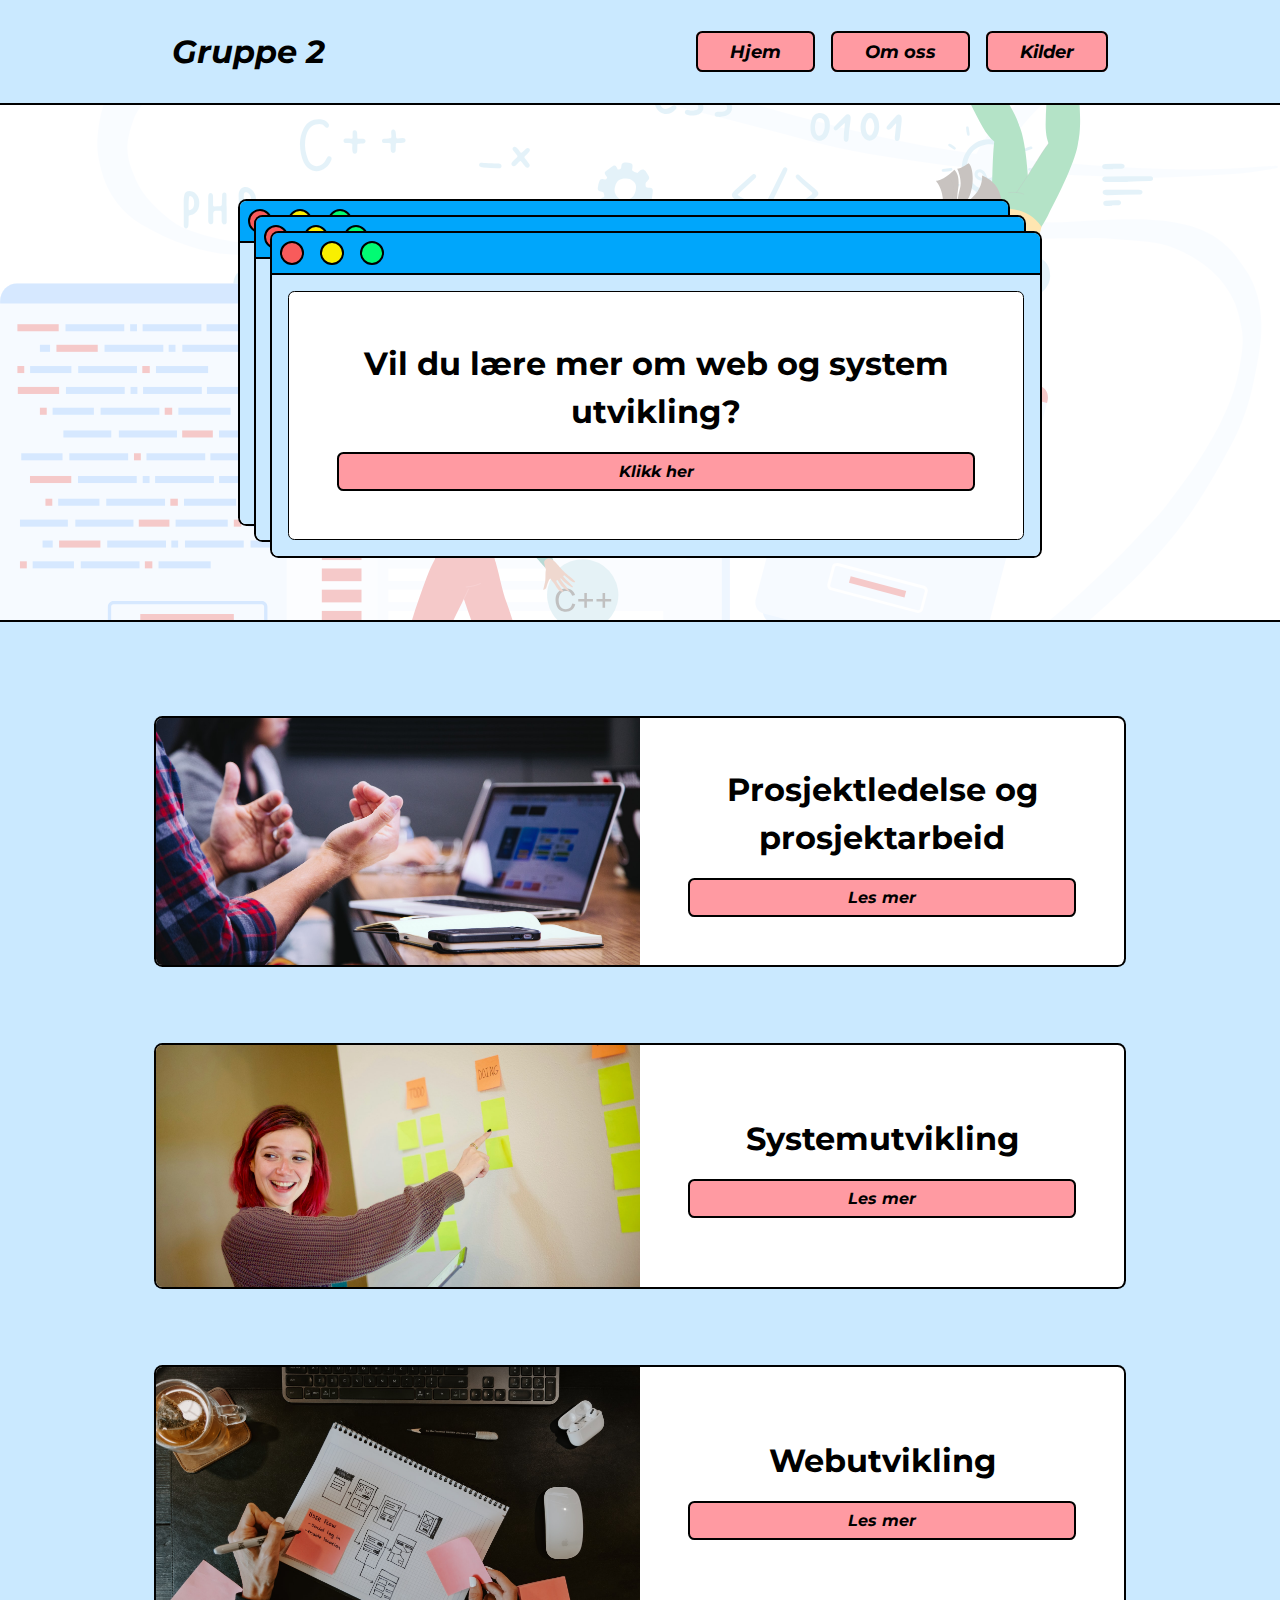
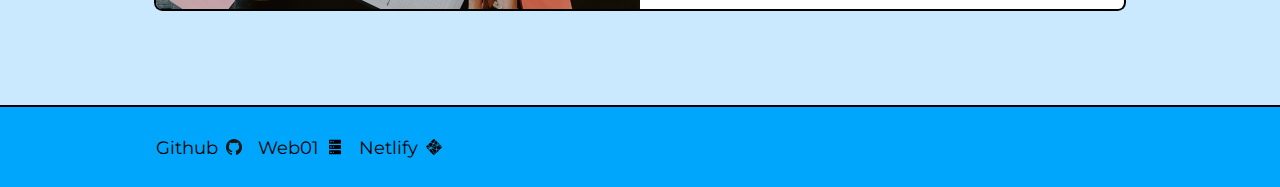
<file: index.html>
<!DOCTYPE html>
<html lang="no">
  <head>
    <meta charset="UTF-8" />
    <meta name="description" content="Web og systemutvikling" />
    <meta name="author" content="IT og ledelse, Gruppe 2" />
    <meta
      name="keywords"
      content="html, css, javascript, web, system, utvikling"
    />
    <meta http-equiv="X-UA-Compatible" content="IE=edge" />
    <meta name="viewport" content="width=device-width, initial-scale=1.0" />
    <title>Web og systemutvikling</title>
    <link rel="stylesheet" href="./style.css" />
    <script defer src="./main.js"></script>
  </head>
  <body class="body">
    <div class="accessibility-link__container">
      <a href="#main" class="accessibility-link__content">
        Gå til hovedinnhold
      </a>
    </div>

    <!-- header -->
    <header class="body__header">
      <div class="header__container">
        <!-- logo  -->
        <h3 class="logo">
          <a href="./"> Gruppe 2 </a>
        </h3>

        <!-- hamburger menu  -->
        <button
          class="button button--pink button--no-padding nav__button nav__button--open"
        >
          <img
            src="./public/sidebar-menu-open.svg"
            alt="Open sidebar"
            height="32"
            width="32"
          />
        </button>

        <!-- navigation  -->
        <nav class="nav preload">
          <button
            class="button button--pink button--no-padding nav__button nav__button--close"
          >
            <img
              src="./public/sidebar-menu-close.svg"
              alt="Close sidebar"
              height="32"
              width="32"
            />
          </button>

          <ul class="nav__links">
            <li class="nav__link">
              <a href="./" class="button button--pink">Hjem</a>
            </li>

            <li class="nav__link">
              <a href="./pages/about.html" class="button button--pink">
                Om oss
              </a>
            </li>

            <li class="nav__link">
              <a href="./pages/sources.html" class="button button--pink"
                >Kilder</a
              >
            </li>
          </ul>
        </nav>
      </div>
    </header>

    <!-- main -->
    <main class="body__main">
      <div class="background border__bottom">
        <section class="main__container">
          <!-- call to action -->
          <div class="call-to-action">
            <div class="call-to-action__window-group">
              <div
                data-cta-filler="true"
                class="call-to-action__window call-to-action__window--stagger-none"
              >
                <div
                  class="call-to-action__header call-to-action__header--purple"
                >
                  <span
                    class="call-to-action__header-dots call-to-action__header-dots--red"
                  ></span>
                  <span
                    class="call-to-action__header-dots call-to-action__header-dots--yellow"
                  ></span>
                  <span
                    class="call-to-action__header-dots call-to-action__header-dots--green"
                  ></span>
                </div>
                <div class="call-to-action__body"></div>
              </div>
              <div
                data-cta-filler="true"
                class="call-to-action__window call-to-action__window--stagger-small call-to-action__window--translate-little"
              >
                <div
                  class="call-to-action__header call-to-action__header--purple"
                >
                  <span
                    class="call-to-action__header-dots call-to-action__header-dots--red"
                  ></span>
                  <span
                    class="call-to-action__header-dots call-to-action__header-dots--yellow"
                  ></span>
                  <span
                    class="call-to-action__header-dots call-to-action__header-dots--green"
                  ></span>
                </div>
                <div class="call-to-action__body"></div>
              </div>
              <div
                id="call-to-action"
                class="call-to-action__window call-to-action__window--stagger-large call-to-action__window--translate-more"
              >
                <div
                  class="call-to-action__header call-to-action__header--purple"
                >
                  <span
                    class="call-to-action__header-dots call-to-action__header-dots--red"
                  ></span>
                  <span
                    class="call-to-action__header-dots call-to-action__header-dots--yellow"
                  ></span>
                  <span
                    class="call-to-action__header-dots call-to-action__header-dots--green"
                  ></span>
                </div>
                <div class="call-to-action__body">
                  <div class="call-to-action__body-wrapper">
                    <h1 class="title">
                      Vil du lære mer om web og system utvikling?
                    </h1>

                    <a href="#main" class="button button--pink">Klikk her</a>
                  </div>
                </div>
              </div>
            </div>
          </div>
        </section>
      </div>

      <!-- cards  -->
      <section class="main__container" id="main">
        <!-- card  -->
        <article class="card card--open">
          <div class="card__image">
            <img
              src="./public/teamwork.jpg"
              alt="Et bilde som viser mennesker i et møte"
              width="200"
            />
          </div>
          <div class="card__content">
            <h2 class="card__content-title title">
              Prosjektledelse og prosjektarbeid
            </h2>

            <a
              class="button button--pink"
              href="./pages/prosjektledelse-og-prosjektarbeid.html"
            >
              Les mer
            </a>
          </div>
        </article>

        <!-- card  -->
        <article class="card">
          <div class="card__image">
            <img
              src="./public/scrum-image.jpg"
              alt="Et bilde som viser en dame peke på en tavle"
              width="200"
            />
          </div>
          <div class="card__content">
            <h2 class="card__content-title title">Systemutvikling</h2>
            <a class="button button--pink" href="./pages/system-utvikling.html">
              Les mer
            </a>
          </div>
        </article>

        <!-- card  -->
        <article class="card">
          <div class="card__image">
            <img
              src="./public/wireframe.jpg"
              alt="Et bilde som viser en person tegne wireframes"
              width="200"
            />
          </div>
          <div class="card__content">
            <h2 class="card__content-title title">Webutvikling</h2>
            <a class="button button--pink" href="./pages/webutvikling.html">
              Les mer
            </a>
          </div>
        </article>
      </section>
    </main>

    <!-- footer -->
    <footer class="body__footer">
      <div class="footer__container">
        <div class="link-row">
          <a
            class="text-with-icon"
            href="https://github.com/201549BL/semester-oppgave"
            target="_blank"
          >
            <p>Github</p>
            <img
              src="./public/github-seeklogo.com.svg"
              alt="Github ikon"
              height="16"
            />
          </a>
          <a
            class="text-with-icon"
            href="https://web01.usn.no/~252547/wes120v/semester-oppgave/"
            target="_blank"
          >
            <p>Web01</p>
            <img src="./public/web-server-icon.svg" alt="Web-server ikon" />
          </a>
          <a
            class="text-with-icon"
            href="https://sweet-melba-39fb82.netlify.app/"
            target="_blank"
          >
            <p>Netlify</p>
            <img src="./public/netlify-icon.svg" alt="Netlify ikon" />
          </a>
        </div>
      </div>
    </footer>
  </body>
</html>
</file>
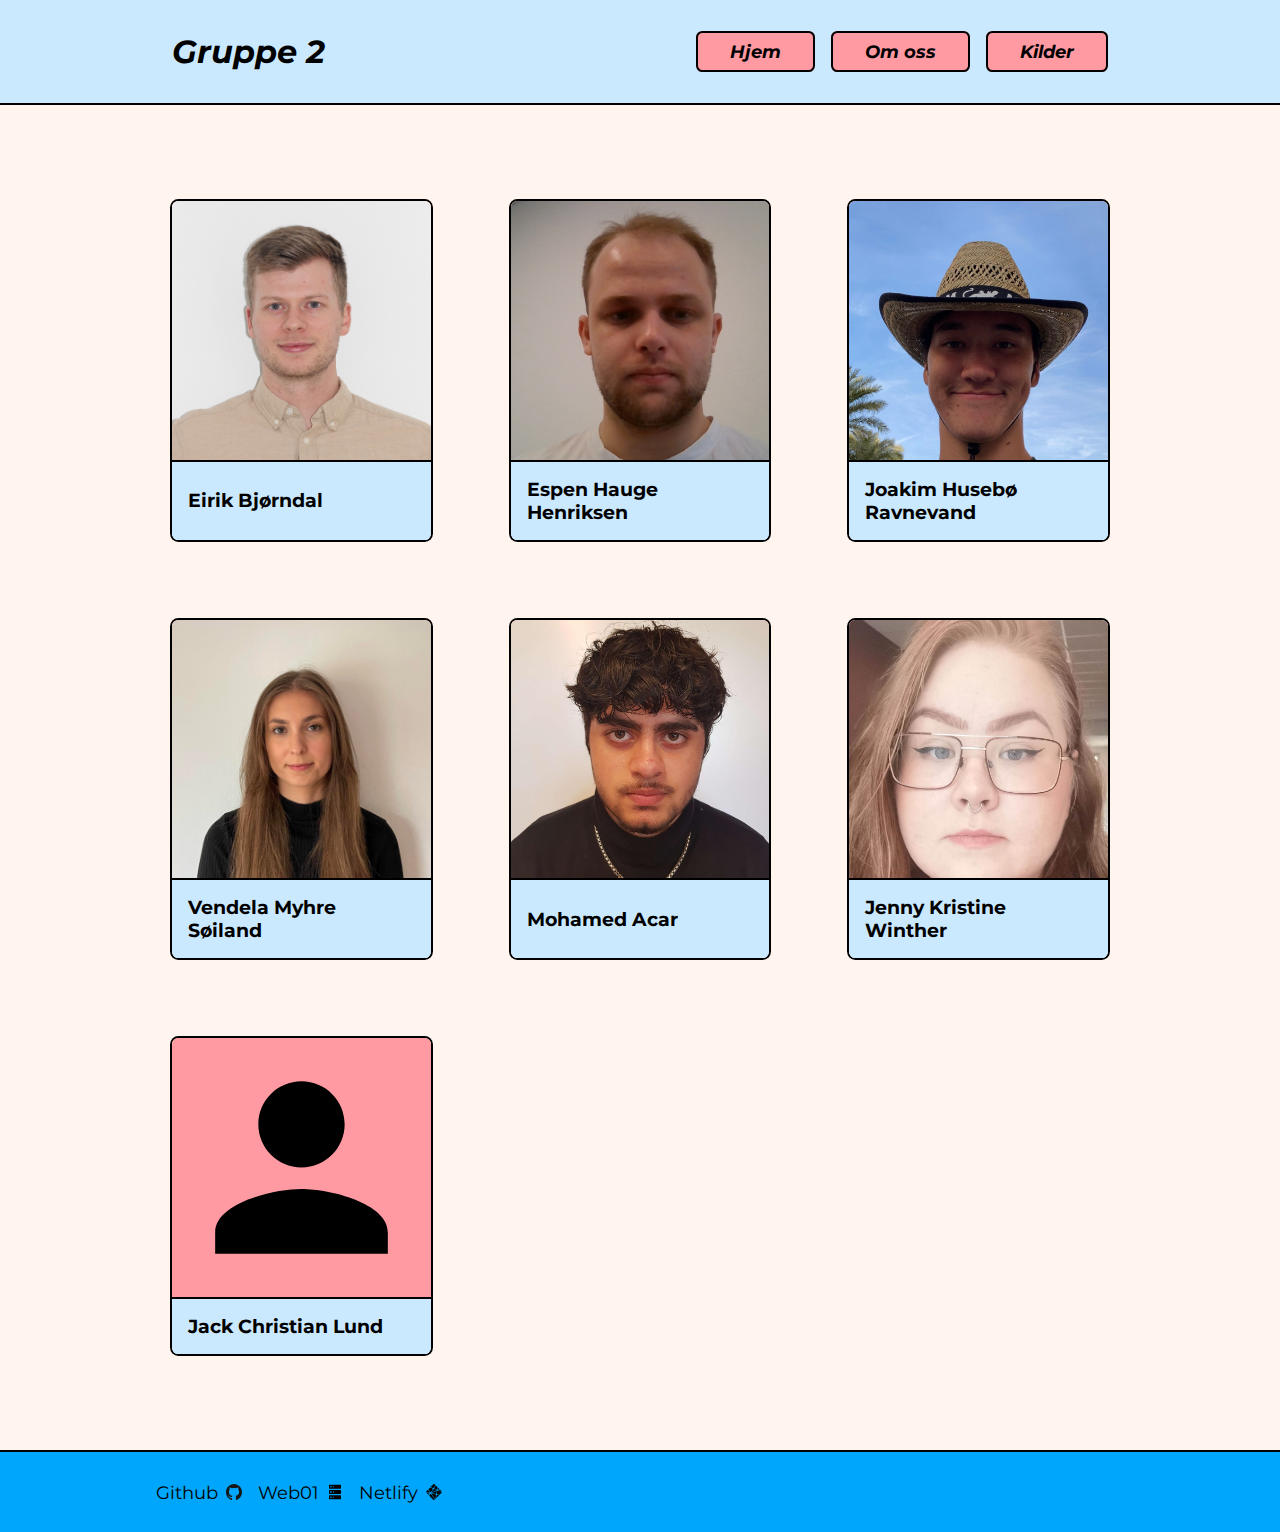
<file: pages/about.html>
<!DOCTYPE html>
<html lang="no">
  <head>
    <meta charset="UTF-8" />
    <meta name="description" content="Om oss" />
    <meta name="author" content="IT og ledelse, Gruppe 2" />
    <meta http-equiv="X-UA-Compatible" content="IE=edge" />
    <meta name="viewport" content="width=device-width, initial-scale=1.0" />
    <title>Om oss</title>
    <link rel="stylesheet" href="../style.css" />
    <script defer src="../main.js"></script>
  </head>
  <body class="body">
    <!-- header -->
    <header class="body__header">
      <div class="header__container">
        <!-- logo  -->
        <h3 class="logo">
          <a href="../">Gruppe 2</a>
        </h3>

        <!-- hamburger menu  -->
        <button
          class="button button--pink button--no-padding nav__button nav__button--open"
        >
          <img
            src="../public/sidebar-menu-open.svg"
            alt="Open sidebar"
            height="32"
            width="32"
          />
        </button>

        <!-- navigation  -->
        <nav class="nav preload">
          <button
            class="button button--pink button--no-padding nav__button nav__button--close"
          >
            <img
              src="../public/sidebar-menu-close.svg"
              alt="Close sidebar"
              height="32"
              width="32"
            />
          </button>

          <ul class="nav__links">
            <li class="nav__link">
              <a href="../" class="button button--pink">Hjem</a>
            </li>

            <li class="nav__link">
              <a href="../pages/about.html" class="button button--pink">
                Om oss
              </a>
            </li>

            <li class="nav__link">
              <a href="../pages/sources.html" class="button button--pink"
                >Kilder</a
              >
            </li>
          </ul>
        </nav>
      </div>
    </header>

    <!-- main -->
    <main class="body__main body-background-secondary">
      <div class="main__container main__container--about">
        <div class="about__person preload">
          <div class="person__portrait">
            <img src="../public/profil.jpeg" alt="Et bilde av Eirik Bjørndal" />
          </div>
          <div class="person__text">
            <h3>Eirik Bjørndal</h3>
          </div>
        </div>
        <div class="about__person preload">
          <div class="person__portrait">
            <img
              src="../public/espen.jpg"
              alt="Et bildet av Espen Hauge Henriksen"
            />
          </div>
          <div class="person__text">
            <h3>Espen Hauge Henriksen</h3>
          </div>
        </div>

        <div class="about__person preload">
          <div class="person__portrait">
            <img
              src="../public/joakim.jpeg"
              alt="Et bilde av Joakim Husebø Ravnevand"
            />
          </div>
          <div class="person__text">
            <h3>Joakim Husebø Ravnevand</h3>
          </div>
        </div>
        <div class="about__person preload">
          <div class="person__portrait">
            <img
              src="../public/vendela.jpeg"
              alt="Et bilde av Vendela Myhre Søiland"
            />
          </div>
          <div class="person__text">
            <h3>Vendela Myhre Søiland</h3>
          </div>
        </div>

        <div class="about__person preload">
          <div class="person__portrait">
            <img src="../public/mohamed.png" alt="Et bilde av Mohamed Acar" />
          </div>
          <div class="person__text">
            <h3>Mohamed Acar</h3>
          </div>
        </div>
        <div class="about__person preload">
          <div class="person__portrait">
            <img
              src="../public/jenny.jpeg"
              alt="Et bilde av Jenny Kristine Winther"
            />
          </div>
          <div class="person__text">
            <h3>Jenny Kristine Winther</h3>
          </div>
        </div>
        <div class="about__person preload">
          <div class="person__portrait">
            <img
              src="../public/person.svg"
              alt="Et bilde av Jack Christian Lund"
            />
          </div>
          <div class="person__text">
            <h3>Jack Christian Lund</h3>
          </div>
        </div>
        <div class="about__person about__person--empty">
          <div class="person__portrait"></div>
        </div>
        <div class="about__person about__person--empty">
          <div class="person__portrait"></div>
        </div>
      </div>
    </main>

    <!-- footer -->
    <footer class="body__footer">
      <div class="footer__container footer__container--wide">
        <div class="link-row">
          <a
            class="text-with-icon"
            href="https://github.com/201549BL/semester-oppgave"
            target="_blank"
          >
            <p>Github</p>
            <img
              src="../public/github-seeklogo.com.svg"
              alt="Github ikon"
              height="16"
            />
          </a>
          <a
            class="text-with-icon"
            href="https://web01.usn.no/~252547/wes120v/semester-oppgave/"
            target="_blank"
          >
            <p>Web01</p>
            <img src="../public/web-server-icon.svg" alt="Web-server ikon" />
          </a>
          <a
            class="text-with-icon"
            href="https://sweet-melba-39fb82.netlify.app/"
            target="_blank"
          >
            <p>Netlify</p>
            <img src="../public/netlify-icon.svg" alt="Netlify ikon" />
          </a>
        </div>
      </div>
    </footer>
  </body>
</html>
</file>
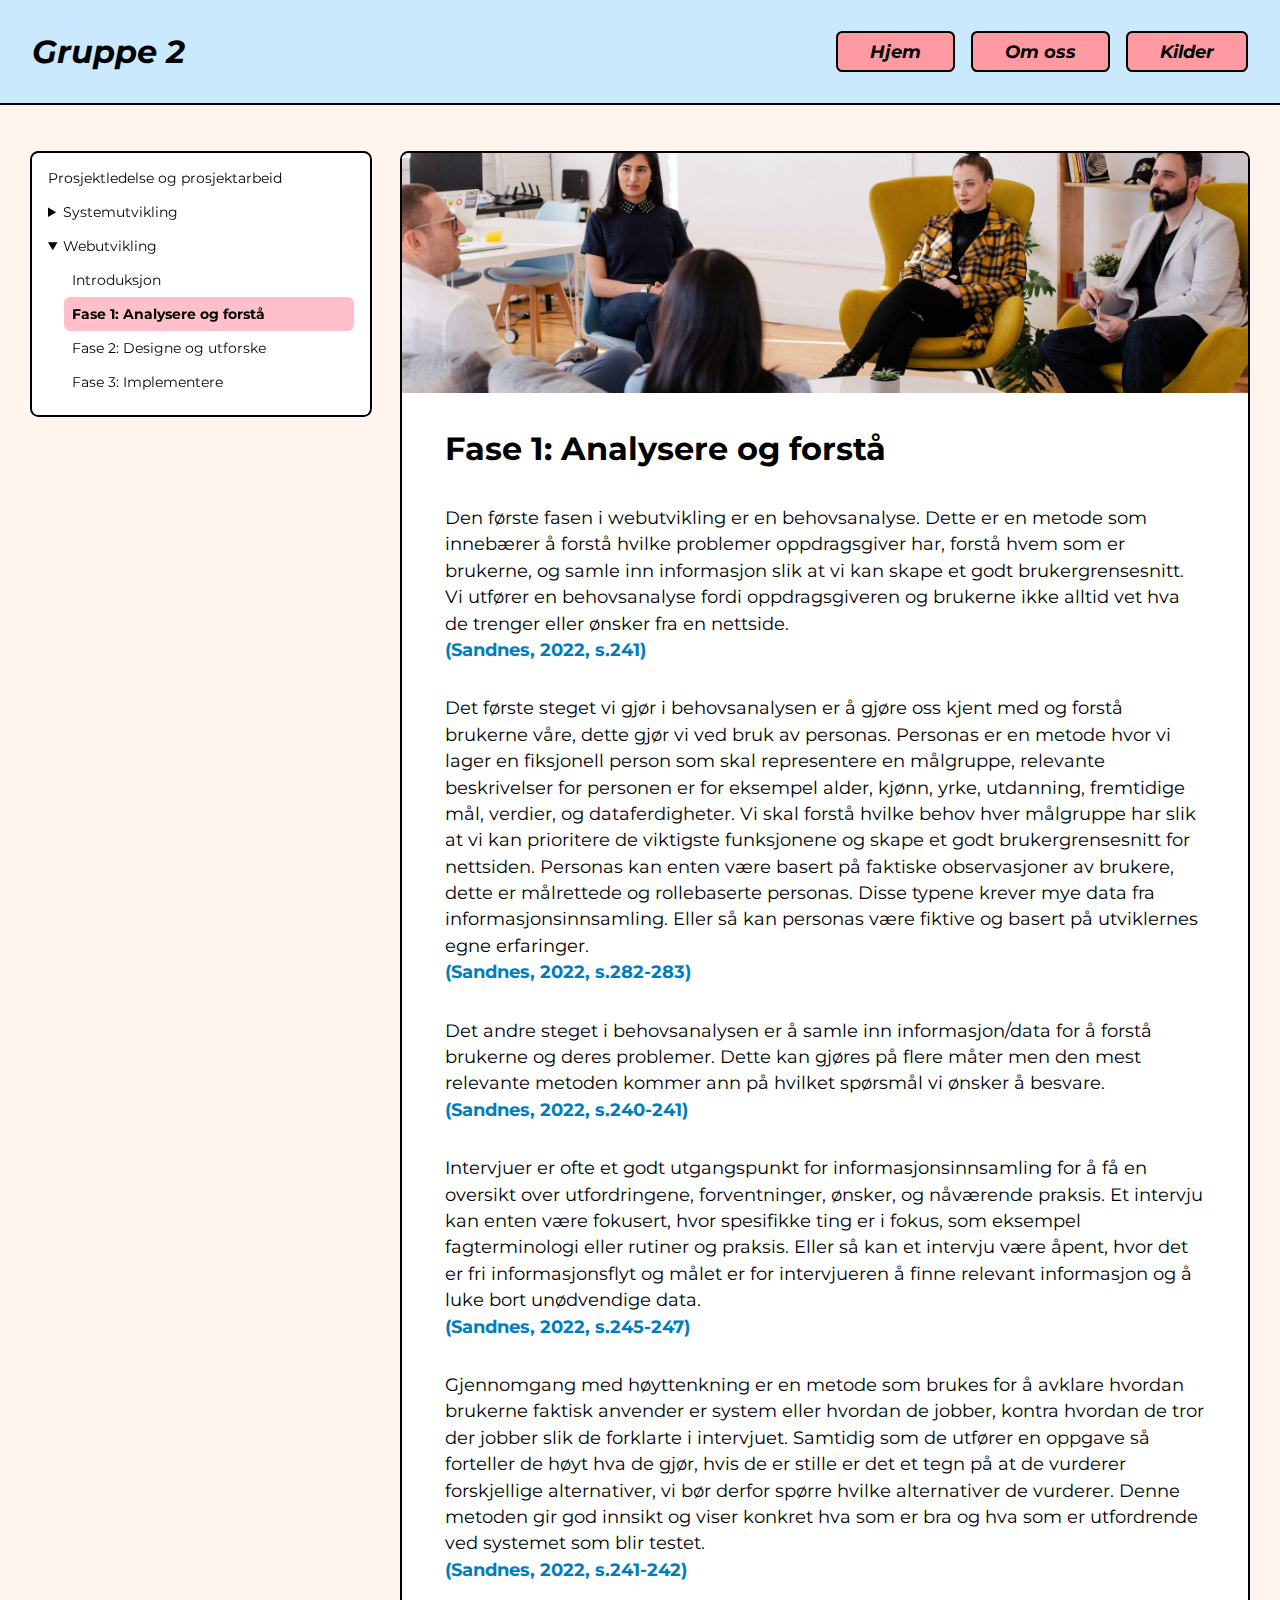
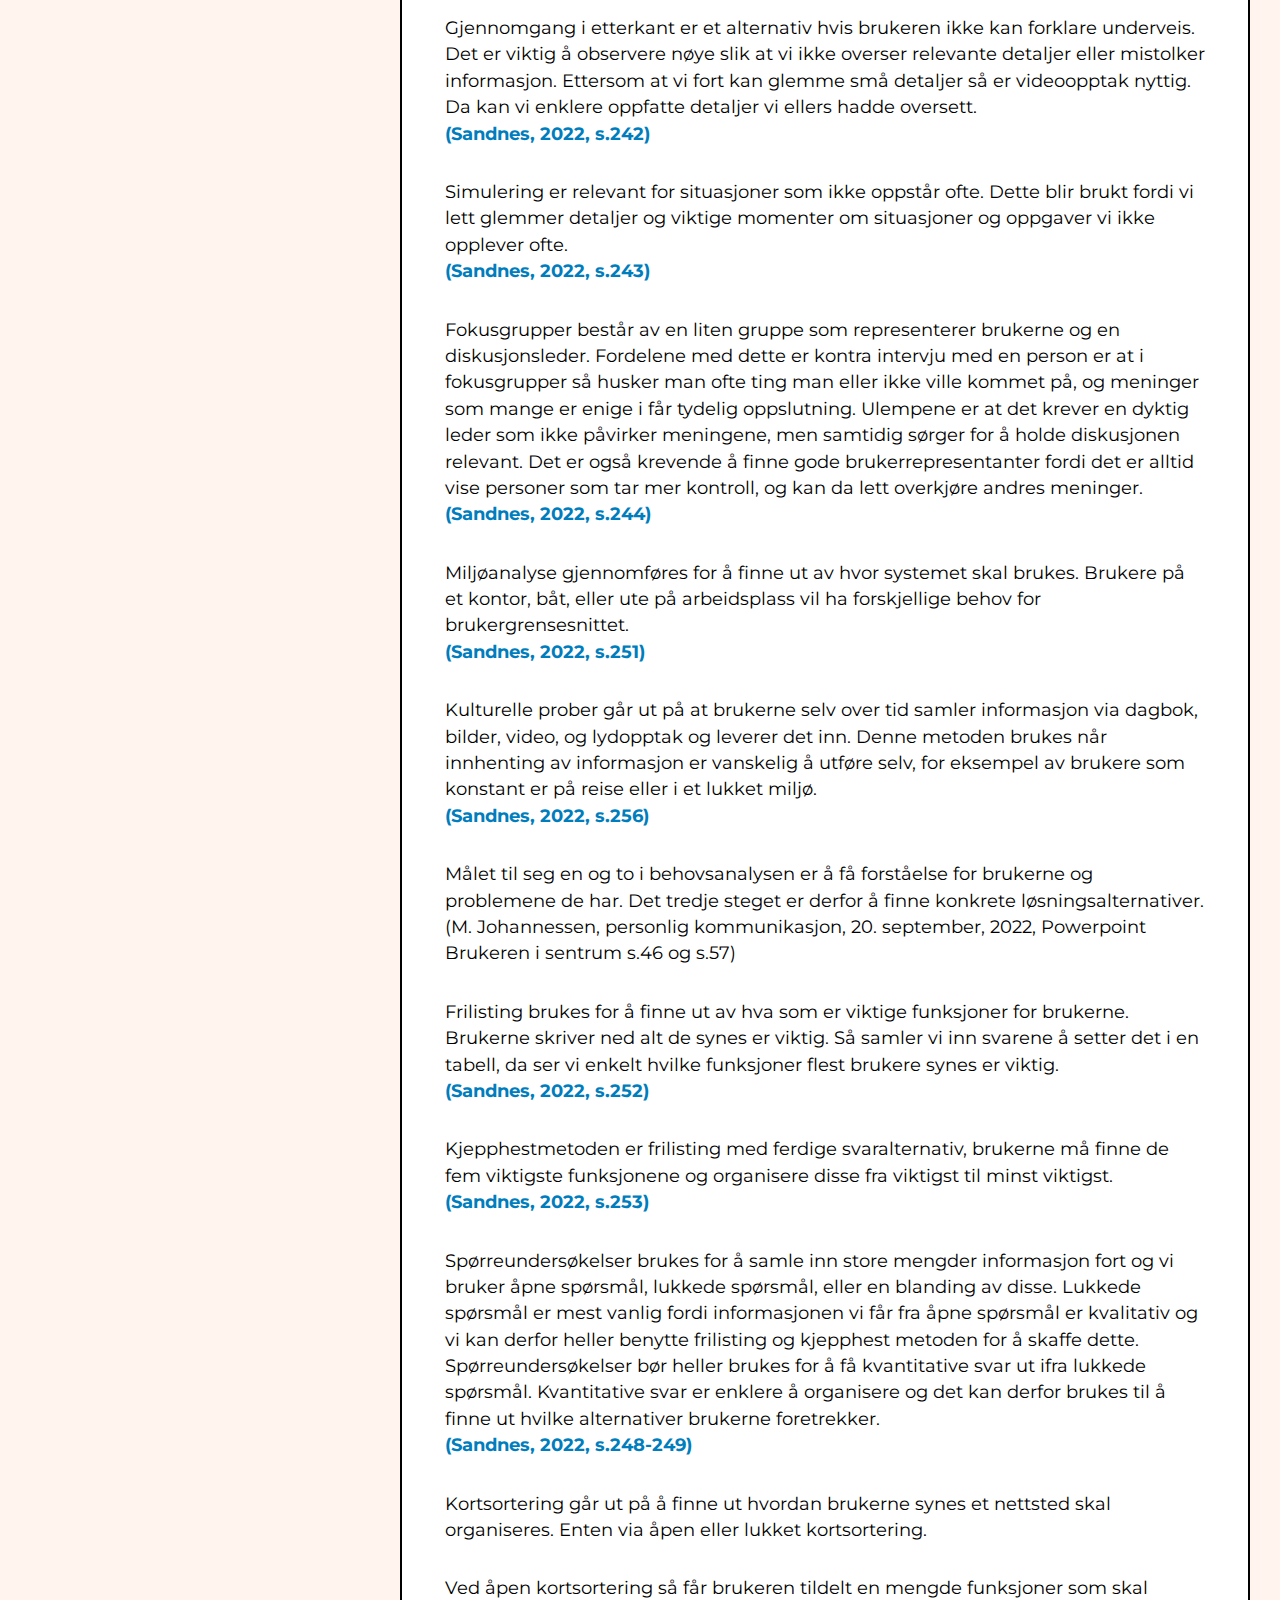
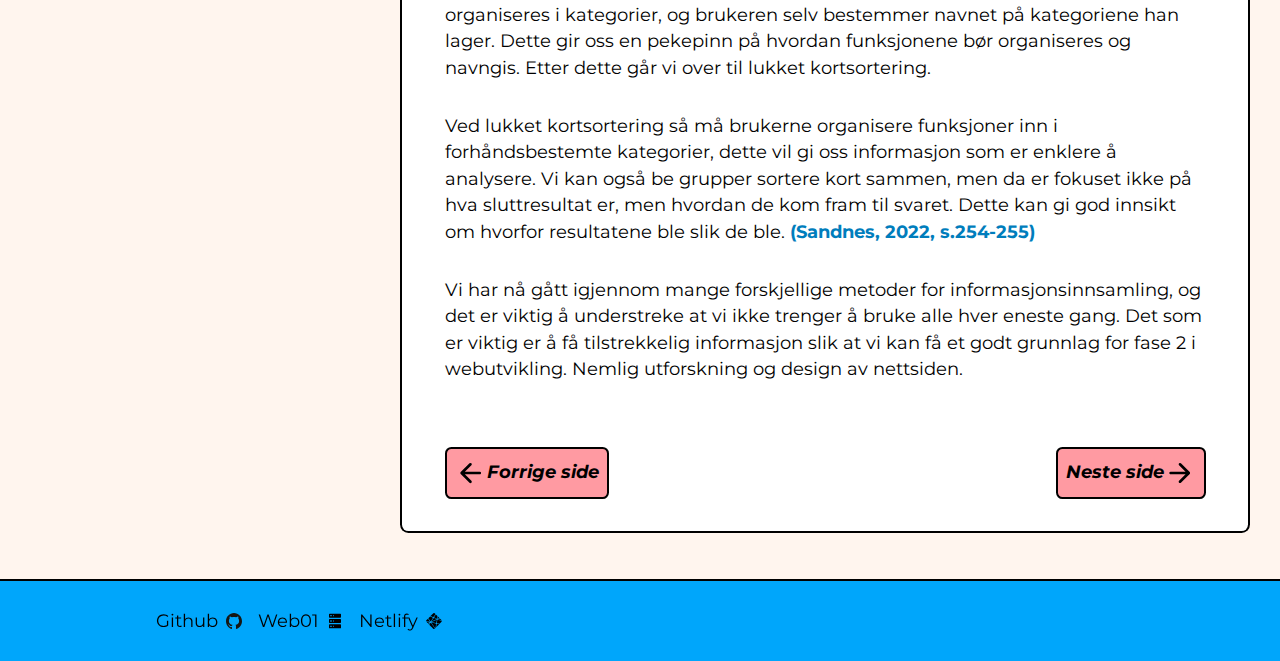
<file: pages/fase-1.html>
<!DOCTYPE html>
<html lang="no">
  <head>
    <meta charset="UTF-8" />
    <meta
      name="description"
      content="Webutvikling fase 1: analysere og forstå"
    />
    <meta name="author" content="IT og ledelse, Gruppe 2" />
    <meta http-equiv="X-UA-Compatible" content="IE=edge" />
    <meta name="viewport" content="width=device-width, initial-scale=1.0" />
    <title>Analysere og forstå</title>
    <link rel="stylesheet" href="../style.css" />
    <script defer src="../main.js"></script>
  </head>
  <body class="body">
    <div class="accessibility-link__container">
      <a href="#main" class="accessibility-link__content">
        Gå til hovedinnhold
      </a>
    </div>
    <!-- header -->
    <header class="body__header">
      <div class="header__container header__container--wide">
        <!-- logo  -->
        <h3 class="logo">
          <a href="../"> Gruppe 2 </a>
        </h3>

        <!-- hamburger menu  -->
        <button
          class="button button--pink button--no-padding nav__button nav__button--open"
        >
          <img
            src="../public/sidebar-menu-open.svg"
            alt="Open sidebar"
            height="32"
            width="32"
          />
        </button>

        <!-- navigation  -->
        <nav class="nav preload">
          <button
            class="button button--pink button--no-padding nav__button nav__button--close"
          >
            <img
              src="../public/sidebar-menu-close.svg"
              alt="Close sidebar"
              height="32"
              width="32"
            />
          </button>

          <ul class="nav__links">
            <li class="nav__link">
              <a href="../" class="button button--pink">Hjem</a>
            </li>

            <li class="nav__link">
              <a href="../pages/about.html" class="button button--pink">
                Om oss
              </a>
            </li>

            <li class="nav__link">
              <a href="../pages/sources.html" class="button button--pink"
                >Kilder</a
              >
            </li>
          </ul>
        </nav>
      </div>
    </header>

    <!-- main -->
    <main class="body__main body-background-secondary">
      <section class="article-wrapper">
        <nav class="article__nav-container">
          <div class="article__nav">
            <ul>
              <li>
                <a href="../pages/prosjektledelse-og-prosjektarbeid.html">
                  Prosjektledelse og prosjektarbeid
                </a>
              </li>
              <li>
                <details>
                  <summary>Systemutvikling</summary>
                  <ul>
                    <li>
                      <a href="../pages/system-utvikling.html">Introduksjon</a>
                    </li>
                    <li>
                      <a href="../pages/strukturerte-metoder.html"
                        >Strukturerte metoder</a
                      >
                    </li>
                    <li>
                      <a href="../pages/agile-metoder.html">Agile metoder</a>
                    </li>
                    <li>
                      <a href="../pages/valg-av-metode.html">Valg av metode</a>
                    </li>
                  </ul>
                </details>
              </li>
              <li>
                <details>
                  <summary>Webutvikling</summary>
                  <ul>
                    <li>
                      <a href="../pages/webutvikling.html">Introduksjon</a>
                    </li>
                    <li>
                      <a href="../pages/fase-1.html"
                        >Fase 1: Analysere og forstå</a
                      >
                    </li>
                    <li>
                      <a href="../pages/fase-2.html"
                        >Fase 2: Designe og utforske</a
                      >
                    </li>
                    <li>
                      <a href="../pages/html-og-css.html"
                        >Fase 3: Implementere</a
                      >
                    </li>
                  </ul>
                </details>
              </li>
            </ul>
          </div>
        </nav>
        <article id="main" class="article">
          <div class="article__image-header">
            <img
              src="../public/interview.jpg"
              alt="Bildet viser mennesker som sitter i en sirkel og gjennomfører et intervju"
            />
          </div>
          <div class="article__content">
            <!-- title -->

            <h1>Fase 1: Analysere og forstå</h1>

            <p>
              Den første fasen i webutvikling er en behovsanalyse. Dette er en
              metode som innebærer å forstå hvilke problemer oppdragsgiver har,
              forstå hvem som er brukerne, og samle inn informasjon slik at vi
              kan skape et godt brukergrensesnitt. Vi utfører en behovsanalyse
              fordi oppdragsgiveren og brukerne ikke alltid vet hva de trenger
              eller ønsker fra en nettside.
              <br />
              <a href="sources.html#sandnes1">(Sandnes, 2022, s.241)</a>
            </p>

            <p>
              Det første steget vi gjør i behovsanalysen er å gjøre oss kjent
              med og forstå brukerne våre, dette gjør vi ved bruk av personas.
              Personas er en metode hvor vi lager en fiksjonell person som skal
              representere en målgruppe, relevante beskrivelser for personen er
              for eksempel alder, kjønn, yrke, utdanning, fremtidige mål,
              verdier, og dataferdigheter. Vi skal forstå hvilke behov hver
              målgruppe har slik at vi kan prioritere de viktigste funksjonene
              og skape et godt brukergrensesnitt for nettsiden. Personas kan
              enten være basert på faktiske observasjoner av brukere, dette er
              målrettede og rollebaserte personas. Disse typene krever mye data
              fra informasjonsinnsamling. Eller så kan personas være fiktive og
              basert på utviklernes egne erfaringer.
              <br />
              <a href="sources.html#sandnes1">(Sandnes, 2022, s.282-283)</a>
            </p>

            <p>
              Det andre steget i behovsanalysen er å samle inn informasjon/data
              for å forstå brukerne og deres problemer. Dette kan gjøres på
              flere måter men den mest relevante metoden kommer ann på hvilket
              spørsmål vi ønsker å besvare.
              <br />
              <a href="sources.html#sandnes1">(Sandnes, 2022, s.240-241)</a>
            </p>

            <p>
              Intervjuer er ofte et godt utgangspunkt for informasjonsinnsamling
              for å få en oversikt over utfordringene, forventninger, ønsker, og
              nåværende praksis. Et intervju kan enten være fokusert, hvor
              spesifikke ting er i fokus, som eksempel fagterminologi eller
              rutiner og praksis. Eller så kan et intervju være åpent, hvor det
              er fri informasjonsflyt og målet er for intervjueren å finne
              relevant informasjon og å luke bort unødvendige data.
              <br />
              <a href="sources.html#sandnes1">(Sandnes, 2022, s.245-247)</a>
            </p>

            <p>
              Gjennomgang med høyttenkning er en metode som brukes for å avklare
              hvordan brukerne faktisk anvender er system eller hvordan de
              jobber, kontra hvordan de tror der jobber slik de forklarte i
              intervjuet. Samtidig som de utfører en oppgave så forteller de
              høyt hva de gjør, hvis de er stille er det et tegn på at de
              vurderer forskjellige alternativer, vi bør derfor spørre hvilke
              alternativer de vurderer. Denne metoden gir god innsikt og viser
              konkret hva som er bra og hva som er utfordrende ved systemet som
              blir testet.
              <br />
              <a href="sources.html#sandnes1">(Sandnes, 2022, s.241-242)</a>
            </p>

            <p>
              Gjennomgang i etterkant er et alternativ hvis brukeren ikke kan
              forklare underveis. Det er viktig å observere nøye slik at vi ikke
              overser relevante detaljer eller mistolker informasjon. Ettersom
              at vi fort kan glemme små detaljer så er videoopptak nyttig. Da
              kan vi enklere oppfatte detaljer vi ellers hadde oversett.
              <br /><a href="sources.html#sandnes1">(Sandnes, 2022, s.242)</a>
            </p>

            <p>
              Simulering er relevant for situasjoner som ikke oppstår ofte.
              Dette blir brukt fordi vi lett glemmer detaljer og viktige
              momenter om situasjoner og oppgaver vi ikke opplever ofte.
              <br />
              <a href="sources.html#sandnes1">(Sandnes, 2022, s.243)</a>
            </p>

            <p>
              Fokusgrupper består av en liten gruppe som representerer brukerne
              og en diskusjonsleder. Fordelene med dette er kontra intervju med
              en person er at i fokusgrupper så husker man ofte ting man eller
              ikke ville kommet på, og meninger som mange er enige i får tydelig
              oppslutning. Ulempene er at det krever en dyktig leder som ikke
              påvirker meningene, men samtidig sørger for å holde diskusjonen
              relevant. Det er også krevende å finne gode brukerrepresentanter
              fordi det er alltid vise personer som tar mer kontroll, og kan da
              lett overkjøre andres meninger.
              <br />
              <a href="sources.html#sandnes1">(Sandnes, 2022, s.244)</a>
            </p>

            <p>
              Miljøanalyse gjennomføres for å finne ut av hvor systemet skal
              brukes. Brukere på et kontor, båt, eller ute på arbeidsplass vil
              ha forskjellige behov for brukergrensesnittet.
              <br />
              <a href="sources.html#sandnes1">(Sandnes, 2022, s.251)</a>
            </p>

            <p>
              Kulturelle prober går ut på at brukerne selv over tid samler
              informasjon via dagbok, bilder, video, og lydopptak og leverer det
              inn. Denne metoden brukes når innhenting av informasjon er
              vanskelig å utføre selv, for eksempel av brukere som konstant er
              på reise eller i et lukket miljø.
              <br />
              <a href="sources.html#sandnes1">(Sandnes, 2022, s.256)</a>
            </p>

            <p>
              Målet til seg en og to i behovsanalysen er å få forståelse for
              brukerne og problemene de har. Det tredje steget er derfor å finne
              konkrete løsningsalternativer.
              <br />
              (M. Johannessen, personlig kommunikasjon, 20. september, 2022,
              Powerpoint Brukeren i sentrum s.46 og s.57)
            </p>

            <p>
              Frilisting brukes for å finne ut av hva som er viktige funksjoner
              for brukerne. Brukerne skriver ned alt de synes er viktig. Så
              samler vi inn svarene å setter det i en tabell, da ser vi enkelt
              hvilke funksjoner flest brukere synes er viktig.
              <br />
              <a href="sources.html#sandnes1">(Sandnes, 2022, s.252)</a>
            </p>

            <p>
              Kjepphestmetoden er frilisting med ferdige svaralternativ,
              brukerne må finne de fem viktigste funksjonene og organisere disse
              fra viktigst til minst viktigst.
              <br />
              <a href="sources.html#sandnes1">(Sandnes, 2022, s.253)</a>
            </p>

            <p>
              Spørreundersøkelser brukes for å samle inn store mengder
              informasjon fort og vi bruker åpne spørsmål, lukkede spørsmål,
              eller en blanding av disse. Lukkede spørsmål er mest vanlig fordi
              informasjonen vi får fra åpne spørsmål er kvalitativ og vi kan
              derfor heller benytte frilisting og kjepphest metoden for å skaffe
              dette. Spørreundersøkelser bør heller brukes for å få kvantitative
              svar ut ifra lukkede spørsmål. Kvantitative svar er enklere å
              organisere og det kan derfor brukes til å finne ut hvilke
              alternativer brukerne foretrekker.
              <br />
              <a href="sources.html#sandnes1">(Sandnes, 2022, s.248-249)</a>
            </p>

            <p>
              Kortsortering går ut på å finne ut hvordan brukerne synes et
              nettsted skal organiseres. Enten via åpen eller lukket
              kortsortering.
            </p>

            <p>
              Ved åpen kortsortering så får brukeren tildelt en mengde
              funksjoner som skal organiseres i kategorier, og brukeren selv
              bestemmer navnet på kategoriene han lager. Dette gir oss en
              pekepinn på hvordan funksjonene bør organiseres og navngis. Etter
              dette går vi over til lukket kortsortering. <br />
            </p>

            <p>
              Ved lukket kortsortering så må brukerne organisere funksjoner inn
              i forhåndsbestemte kategorier, dette vil gi oss informasjon som er
              enklere å analysere. Vi kan også be grupper sortere kort sammen,
              men da er fokuset ikke på hva sluttresultat er, men hvordan de kom
              fram til svaret. Dette kan gi god innsikt om hvorfor resultatene
              ble slik de ble.
              <a href="sources.html#sandnes1">(Sandnes, 2022, s.254-255)</a>
            </p>

            <p>
              Vi har nå gått igjennom mange forskjellige metoder for
              informasjonsinnsamling, og det er viktig å understreke at vi ikke
              trenger å bruke alle hver eneste gang. Det som er viktig er å få
              tilstrekkelig informasjon slik at vi kan få et godt grunnlag for
              fase 2 i webutvikling. Nemlig utforskning og design av nettsiden.
            </p>
            <div class="article__pagination">
              <a
                class="article__pagination-button button button--pink button--no-padding"
                href="../pages/webutvikling.html"
              >
                <img
                  src="../public/pil-venstre.svg"
                  alt="Pil peker til venstre"
                />
                <p>Forrige side</p>
              </a>
              <a
                class="article__pagination-button button button--pink button--no-padding"
                href="../pages/fase-2.html"
              >
                <p>Neste side</p>
                <img src="../public/pil-hoyre.svg" alt="Pil peker til høyre" />
              </a>
            </div>
          </div>
        </article>
      </section>
    </main>

    <!-- footer -->
    <footer class="body__footer">
      <div class="footer__container footer__container--wide">
        <div class="link-row">
          <a
            class="text-with-icon"
            href="https://github.com/201549BL/semester-oppgave"
            target="_blank"
          >
            <p>Github</p>
            <img
              src="../public/github-seeklogo.com.svg"
              alt="Github ikon"
              height="16"
            />
          </a>
          <a
            class="text-with-icon"
            href="https://web01.usn.no/~252547/wes120v/semester-oppgave/"
            target="_blank"
          >
            <p>Web01</p>
            <img src="../public/web-server-icon.svg" alt="Web-server ikon" />
          </a>
          <a
            class="text-with-icon"
            href="https://sweet-melba-39fb82.netlify.app/"
            target="_blank"
          >
            <p>Netlify</p>
            <img src="../public/netlify-icon.svg" alt="Netlify ikon" />
          </a>
        </div>
      </div>
    </footer>
  </body>
</html>
</file>
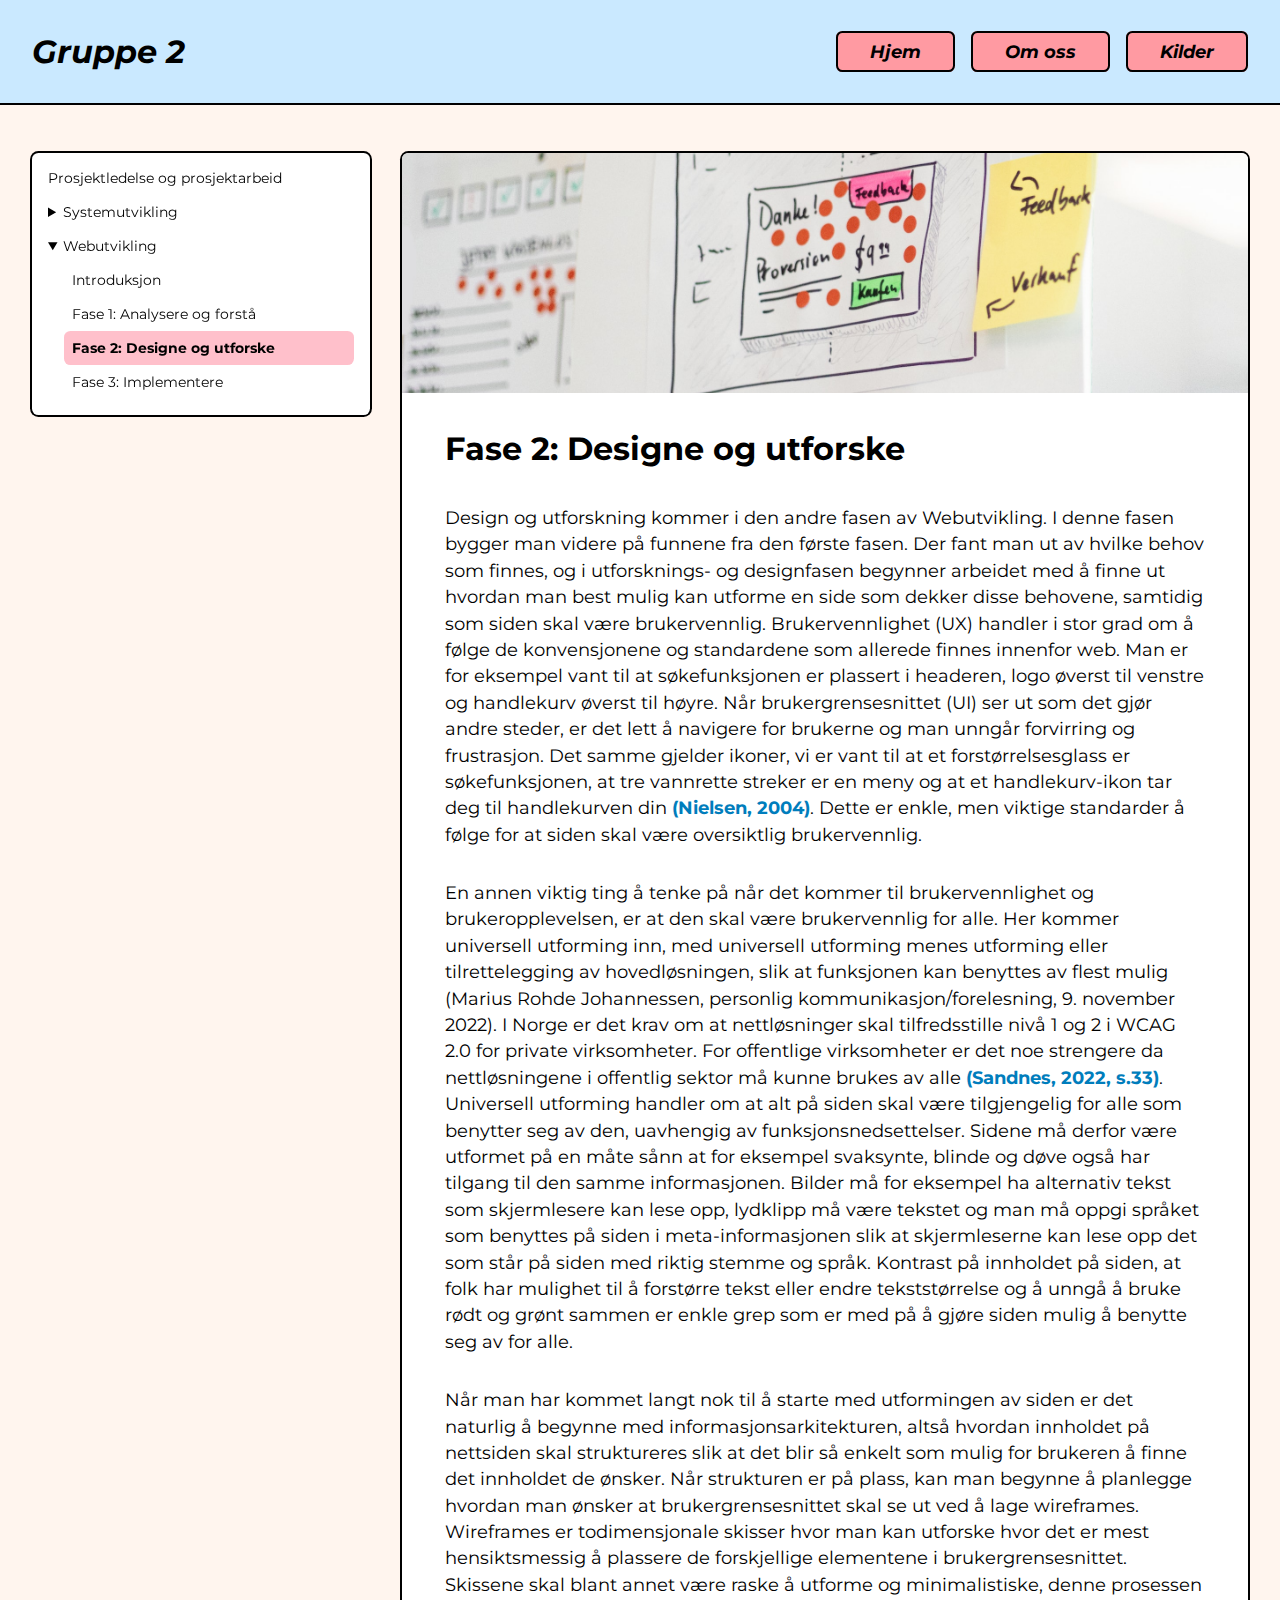
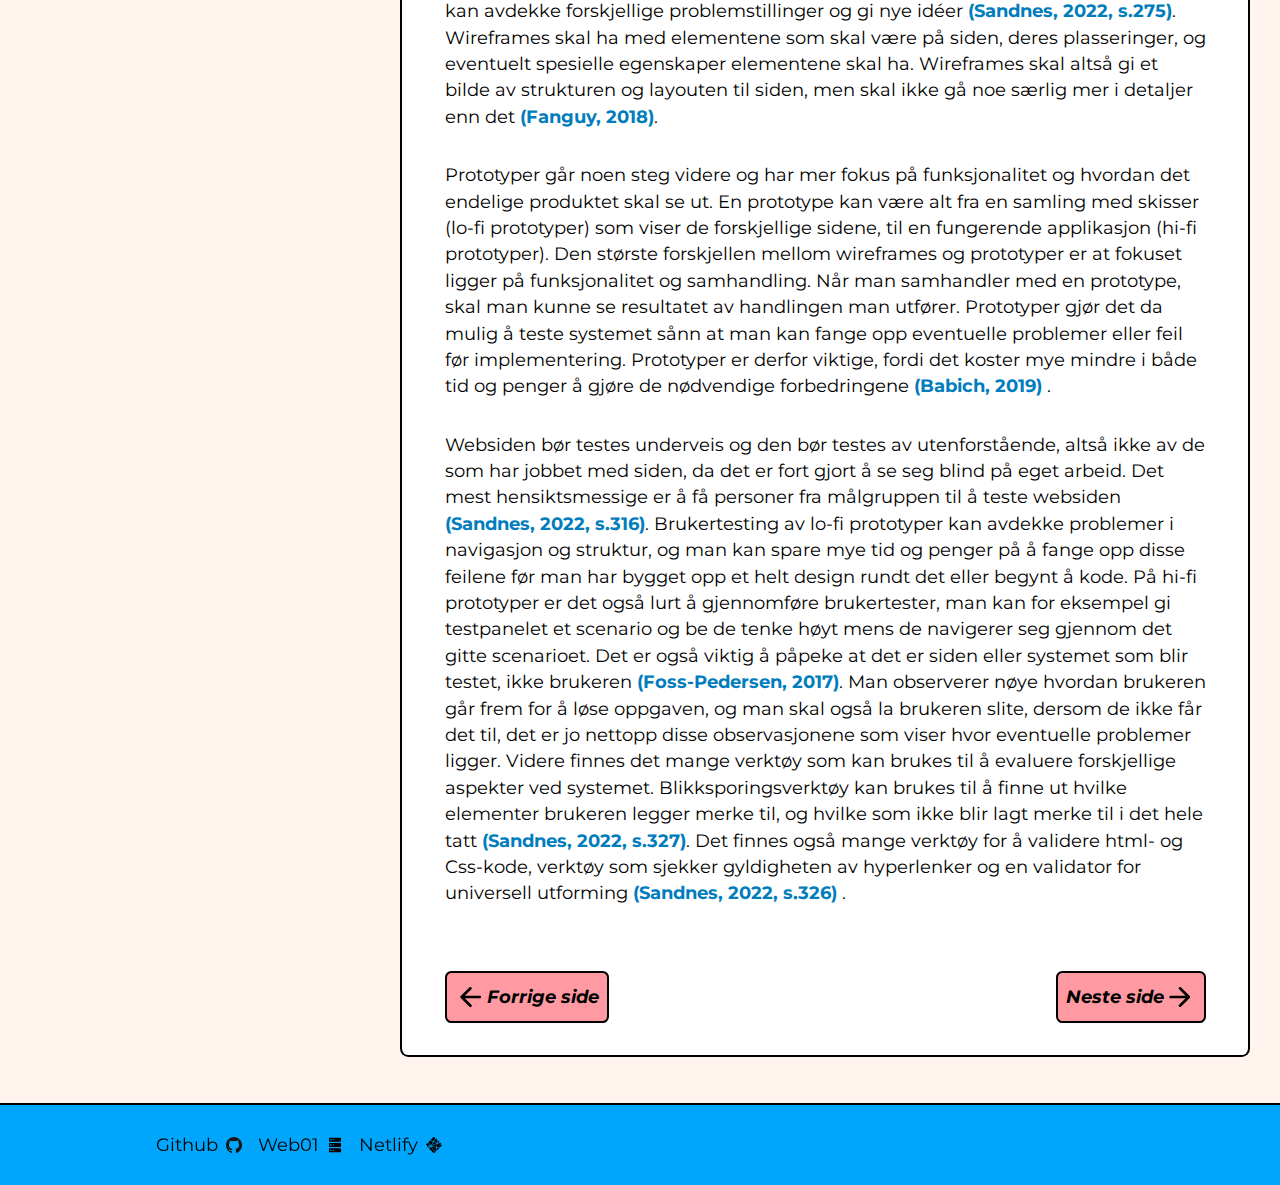
<file: pages/fase-2.html>
<!DOCTYPE html>
<html lang="no">
  <head>
    <meta charset="UTF-8" />
    <meta
      name="description"
      content="Webutvikling fase 2: utforske og designe"
    />
    <meta name="author" content="IT og ledelse, Gruppe 2" />
    <meta http-equiv="X-UA-Compatible" content="IE=edge" />
    <meta name="viewport" content="width=device-width, initial-scale=1.0" />
    <title>Utforske og designe</title>

    <link rel="stylesheet" href="../style.css" />
    <script defer src="../main.js"></script>
  </head>
  <body class="body">
    <div class="accessibility-link__container">
      <a href="#main" class="accessibility-link__content">
        Gå til hovedinnhold
      </a>
    </div>
    <!-- header -->
    <header class="body__header">
      <div class="header__container header__container--wide">
        <!-- logo  -->
        <h3 class="logo">
          <a href="../"> Gruppe 2 </a>
        </h3>

        <!-- hamburger menu  -->
        <button
          class="button button--pink button--no-padding nav__button nav__button--open"
        >
          <img
            src="../public/sidebar-menu-open.svg"
            alt="Open sidebar"
            height="32"
            width="32"
          />
        </button>

        <!-- navigation  -->
        <nav class="nav preload">
          <button
            class="button button--pink button--no-padding nav__button nav__button--close"
          >
            <img
              src="../public/sidebar-menu-close.svg"
              alt="Close sidebar"
              height="32"
              width="32"
            />
          </button>

          <ul class="nav__links">
            <li class="nav__link">
              <a href="../" class="button button--pink">Hjem</a>
            </li>

            <li class="nav__link">
              <a href="../pages/about.html" class="button button--pink">
                Om oss
              </a>
            </li>

            <li class="nav__link">
              <a href="../pages/sources.html" class="button button--pink"
                >Kilder</a
              >
            </li>
          </ul>
        </nav>
      </div>
    </header>

    <!-- main -->
    <main class="body__main body-background-secondary">
      <section class="article-wrapper">
        <nav class="article__nav-container">
          <div class="article__nav">
            <ul>
              <li>
                <a href="../pages/prosjektledelse-og-prosjektarbeid.html">
                  Prosjektledelse og prosjektarbeid
                </a>
              </li>
              <li>
                <details>
                  <summary>Systemutvikling</summary>
                  <ul>
                    <li>
                      <a href="../pages/system-utvikling.html">Introduksjon</a>
                    </li>
                    <li>
                      <a href="../pages/strukturerte-metoder.html"
                        >Strukturerte metoder</a
                      >
                    </li>
                    <li>
                      <a href="../pages/agile-metoder.html">Agile metoder</a>
                    </li>
                    <li>
                      <a href="../pages/valg-av-metode.html">Valg av metode</a>
                    </li>
                  </ul>
                </details>
              </li>
              <li>
                <details>
                  <summary>Webutvikling</summary>
                  <ul>
                    <li>
                      <a href="../pages/webutvikling.html">Introduksjon</a>
                    </li>
                    <li>
                      <a href="../pages/fase-1.html"
                        >Fase 1: Analysere og forstå</a
                      >
                    </li>
                    <li>
                      <a href="../pages/fase-2.html"
                        >Fase 2: Designe og utforske</a
                      >
                    </li>
                    <li>
                      <a href="../pages/html-og-css.html"
                        >Fase 3: Implementere</a
                      >
                    </li>
                  </ul>
                </details>
              </li>
            </ul>
          </div>
        </nav>
        <article id="main" class="article">
          <div class="article__image-header">
            <img
              src="../public/designing.jpg"
              alt="Bildet viser en tavle med wireframes av potensielle design"
            />
          </div>
          <div class="article__content">
            <!-- title -->

            <h1>Fase 2: Designe og utforske</h1>

            <p>
              Design og utforskning kommer i den andre fasen av Webutvikling. I
              denne fasen bygger man videre på funnene fra den første fasen. Der
              fant man ut av hvilke behov som finnes, og i utforsknings- og
              designfasen begynner arbeidet med å finne ut hvordan man best
              mulig kan utforme en side som dekker disse behovene, samtidig som
              siden skal være brukervennlig. Brukervennlighet (UX) handler i
              stor grad om å følge de konvensjonene og standardene som allerede
              finnes innenfor web. Man er for eksempel vant til at
              søkefunksjonen er plassert i headeren, logo øverst til venstre og
              handlekurv øverst til høyre. Når brukergrensesnittet (UI) ser ut
              som det gjør andre steder, er det lett å navigere for brukerne og
              man unngår forvirring og frustrasjon. Det samme gjelder ikoner, vi
              er vant til at et forstørrelsesglass er søkefunksjonen, at tre
              vannrette streker er en meny og at et handlekurv-ikon tar deg til
              handlekurven din
              <a href="../pages/sources.html#nielsen">(Nielsen, 2004)</a>. Dette
              er enkle, men viktige standarder å følge for at siden skal være
              oversiktlig brukervennlig.
            </p>

            <p>
              En annen viktig ting å tenke på når det kommer til
              brukervennlighet og brukeropplevelsen, er at den skal være
              brukervennlig for alle. Her kommer universell utforming inn, med
              universell utforming menes utforming eller tilrettelegging av
              hovedløsningen, slik at funksjonen kan benyttes av flest mulig
              (Marius Rohde Johannessen, personlig kommunikasjon/forelesning, 9.
              november 2022). I Norge er det krav om at nettløsninger skal
              tilfredsstille nivå 1 og 2 i WCAG 2.0 for private virksomheter.
              For offentlige virksomheter er det noe strengere da nettløsningene
              i offentlig sektor må kunne brukes av alle
              <a href="../pages/sources.html#sandnes2">(Sandnes, 2022, s.33)</a
              >. Universell utforming handler om at alt på siden skal være
              tilgjengelig for alle som benytter seg av den, uavhengig av
              funksjonsnedsettelser. Sidene må derfor være utformet på en måte
              sånn at for eksempel svaksynte, blinde og døve også har tilgang
              til den samme informasjonen. Bilder må for eksempel ha alternativ
              tekst som skjermlesere kan lese opp, lydklipp må være tekstet og
              man må oppgi språket som benyttes på siden i meta-informasjonen
              slik at skjermleserne kan lese opp det som står på siden med
              riktig stemme og språk. Kontrast på innholdet på siden, at folk
              har mulighet til å forstørre tekst eller endre tekststørrelse og å
              unngå å bruke rødt og grønt sammen er enkle grep som er med på å
              gjøre siden mulig å benytte seg av for alle.
            </p>
            <p>
              Når man har kommet langt nok til å starte med utformingen av siden
              er det naturlig å begynne med informasjonsarkitekturen, altså
              hvordan innholdet på nettsiden skal struktureres slik at det blir
              så enkelt som mulig for brukeren å finne det innholdet de ønsker.
              Når strukturen er på plass, kan man begynne å planlegge hvordan
              man ønsker at brukergrensesnittet skal se ut ved å lage
              wireframes. Wireframes er todimensjonale skisser hvor man kan
              utforske hvor det er mest hensiktsmessig å plassere de
              forskjellige elementene i brukergrensesnittet. Skissene skal blant
              annet være raske å utforme og minimalistiske, denne prosessen kan
              avdekke forskjellige problemstillinger og gi nye idéer
              <a href="../pages/sources.html#sandnes2">(Sandnes, 2022, s.275)</a
              >. Wireframes skal ha med elementene som skal være på siden, deres
              plasseringer, og eventuelt spesielle egenskaper elementene skal
              ha. Wireframes skal altså gi et bilde av strukturen og layouten
              til siden, men skal ikke gå noe særlig mer i detaljer enn det
              <a href="../pages/sources.html#fanguy">(Fanguy, 2018)</a>.
            </p>
            <p>
              Prototyper går noen steg videre og har mer fokus på funksjonalitet
              og hvordan det endelige produktet skal se ut. En prototype kan
              være alt fra en samling med skisser (lo-fi prototyper) som viser
              de forskjellige sidene, til en fungerende applikasjon (hi-fi
              prototyper). Den største forskjellen mellom wireframes og
              prototyper er at fokuset ligger på funksjonalitet og samhandling.
              Når man samhandler med en prototype, skal man kunne se resultatet
              av handlingen man utfører. Prototyper gjør det da mulig å teste
              systemet sånn at man kan fange opp eventuelle problemer eller feil
              før implementering. Prototyper er derfor viktige, fordi det koster
              mye mindre i både tid og penger å gjøre de nødvendige
              forbedringene
              <a href="../pages/sources.html#babich">(Babich, 2019)</a> .
            </p>
            <p>
              Websiden bør testes underveis og den bør testes av utenforstående,
              altså ikke av de som har jobbet med siden, da det er fort gjort å
              se seg blind på eget arbeid. Det mest hensiktsmessige er å få
              personer fra målgruppen til å teste websiden
              <a href="../pages/sources.html#sandnes2">(Sandnes, 2022, s.316)</a
              >. Brukertesting av lo-fi prototyper kan avdekke problemer i
              navigasjon og struktur, og man kan spare mye tid og penger på å
              fange opp disse feilene før man har bygget opp et helt design
              rundt det eller begynt å kode. På hi-fi prototyper er det også
              lurt å gjennomføre brukertester, man kan for eksempel gi
              testpanelet et scenario og be de tenke høyt mens de navigerer seg
              gjennom det gitte scenarioet. Det er også viktig å påpeke at det
              er siden eller systemet som blir testet, ikke brukeren
              <a href="../pages/sources.html#fosspedersen"
                >(Foss-Pedersen, 2017)</a
              >. Man observerer nøye hvordan brukeren går frem for å løse
              oppgaven, og man skal også la brukeren slite, dersom de ikke får
              det til, det er jo nettopp disse observasjonene som viser hvor
              eventuelle problemer ligger. Videre finnes det mange verktøy som
              kan brukes til å evaluere forskjellige aspekter ved systemet.
              Blikksporingsverktøy kan brukes til å finne ut hvilke elementer
              brukeren legger merke til, og hvilke som ikke blir lagt merke til
              i det hele tatt
              <a href="../pages/sources.html#sandnes2">(Sandnes, 2022, s.327)</a
              >. Det finnes også mange verktøy for å validere html- og Css-kode,
              verktøy som sjekker gyldigheten av hyperlenker og en validator for
              universell utforming
              <a href="../pages/sources.html#sandnes2"
                >(Sandnes, 2022, s.326)</a
              >
              .
            </p>
            <div class="article__pagination">
              <a
                class="article__pagination-button button button--pink button--no-padding"
                href="../pages/fase-1.html"
              >
                <img
                  src="../public/pil-venstre.svg"
                  alt="Pil peker til venstre"
                />
                <p>Forrige side</p>
              </a>
              <a
                class="article__pagination-button button button--pink button--no-padding"
                href="../pages/html-og-css.html"
              >
                <p>Neste side</p>
                <img src="../public/pil-hoyre.svg" alt="Pil peker til høyre" />
              </a>
            </div>
          </div>
        </article>
      </section>
    </main>

    <!-- footer -->
    <footer class="body__footer">
      <div class="footer__container footer__container--wide">
        <div class="link-row">
          <a
            class="text-with-icon"
            href="https://github.com/201549BL/semester-oppgave"
            target="_blank"
          >
            <p>Github</p>
            <img
              src="../public/github-seeklogo.com.svg"
              alt="Github ikon"
              height="16"
            />
          </a>
          <a
            class="text-with-icon"
            href="https://web01.usn.no/~252547/wes120v/semester-oppgave/"
            target="_blank"
          >
            <p>Web01</p>
            <img src="../public/web-server-icon.svg" alt="Web-server ikon" />
          </a>
          <a
            class="text-with-icon"
            href="https://sweet-melba-39fb82.netlify.app/"
            target="_blank"
          >
            <p>Netlify</p>
            <img src="../public/netlify-icon.svg" alt="Netlify ikon" />
          </a>
        </div>
      </div>
    </footer>
  </body>
</html>
</file>
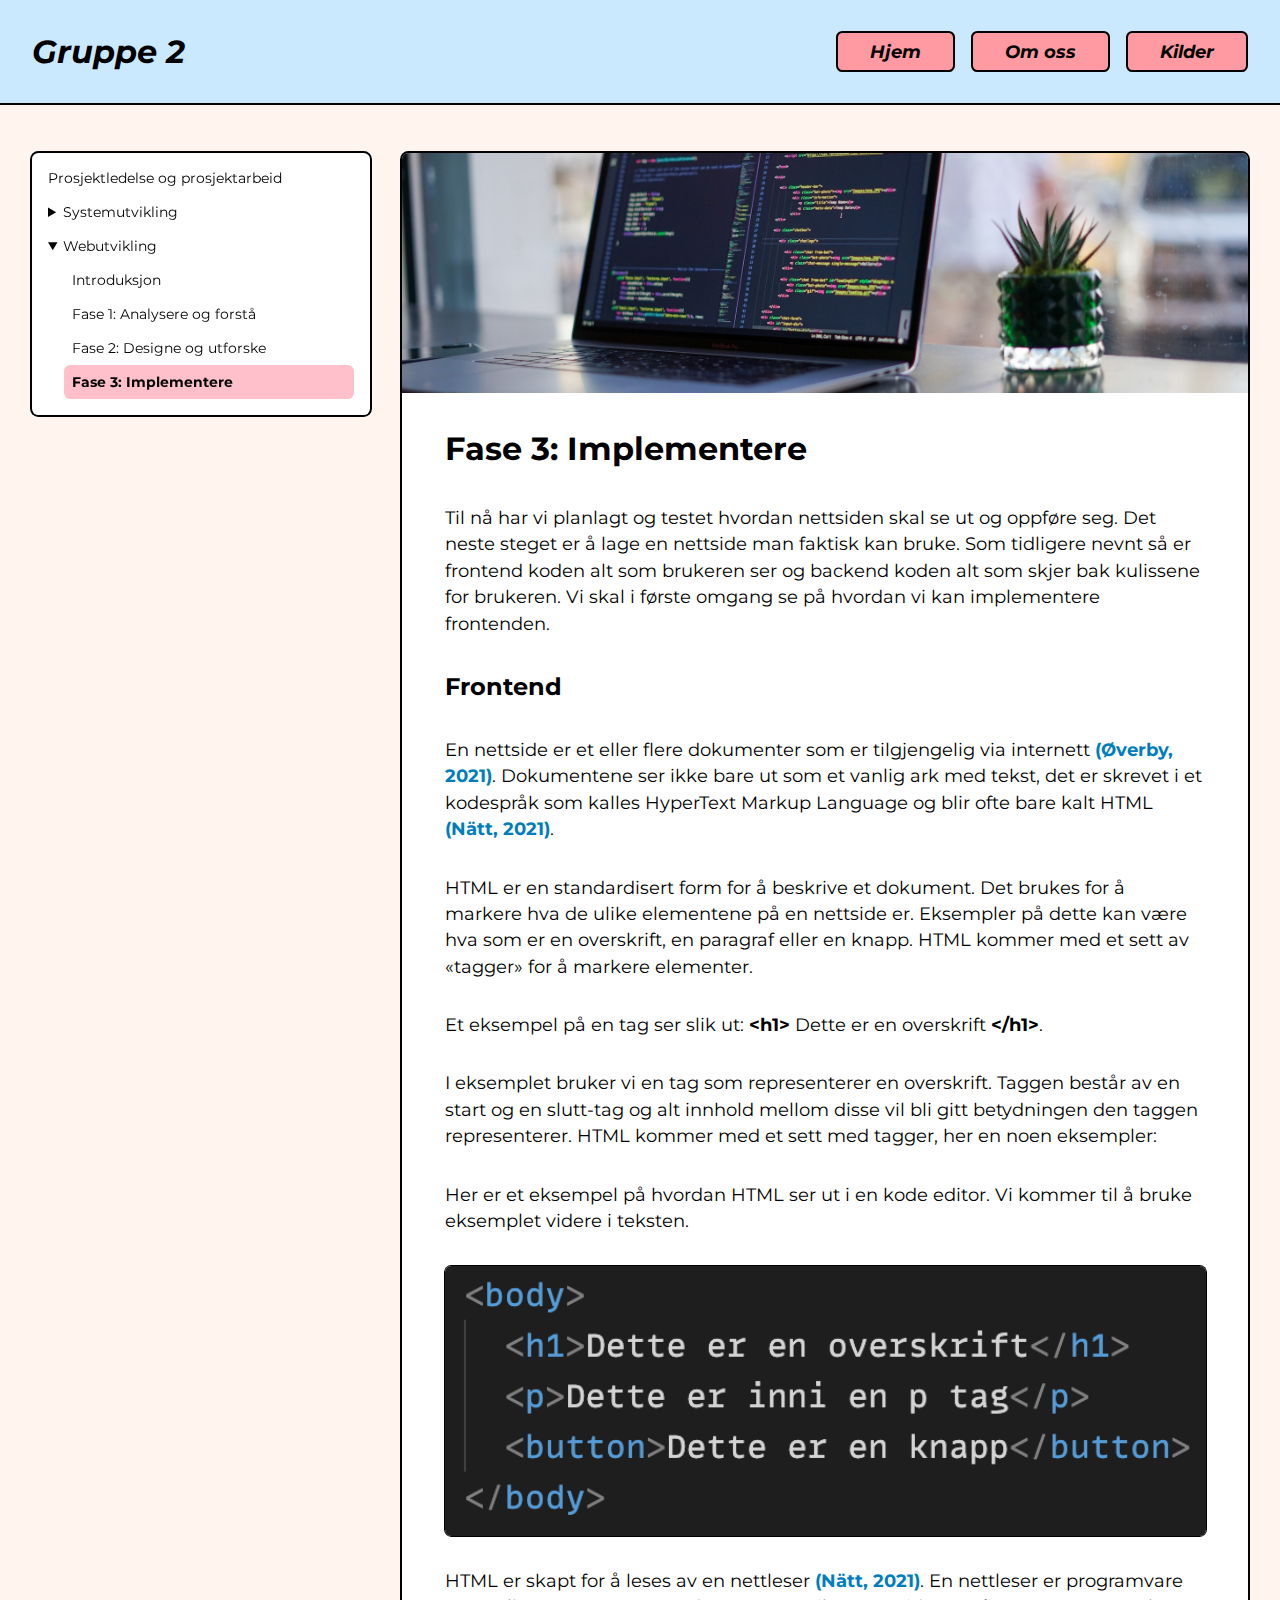
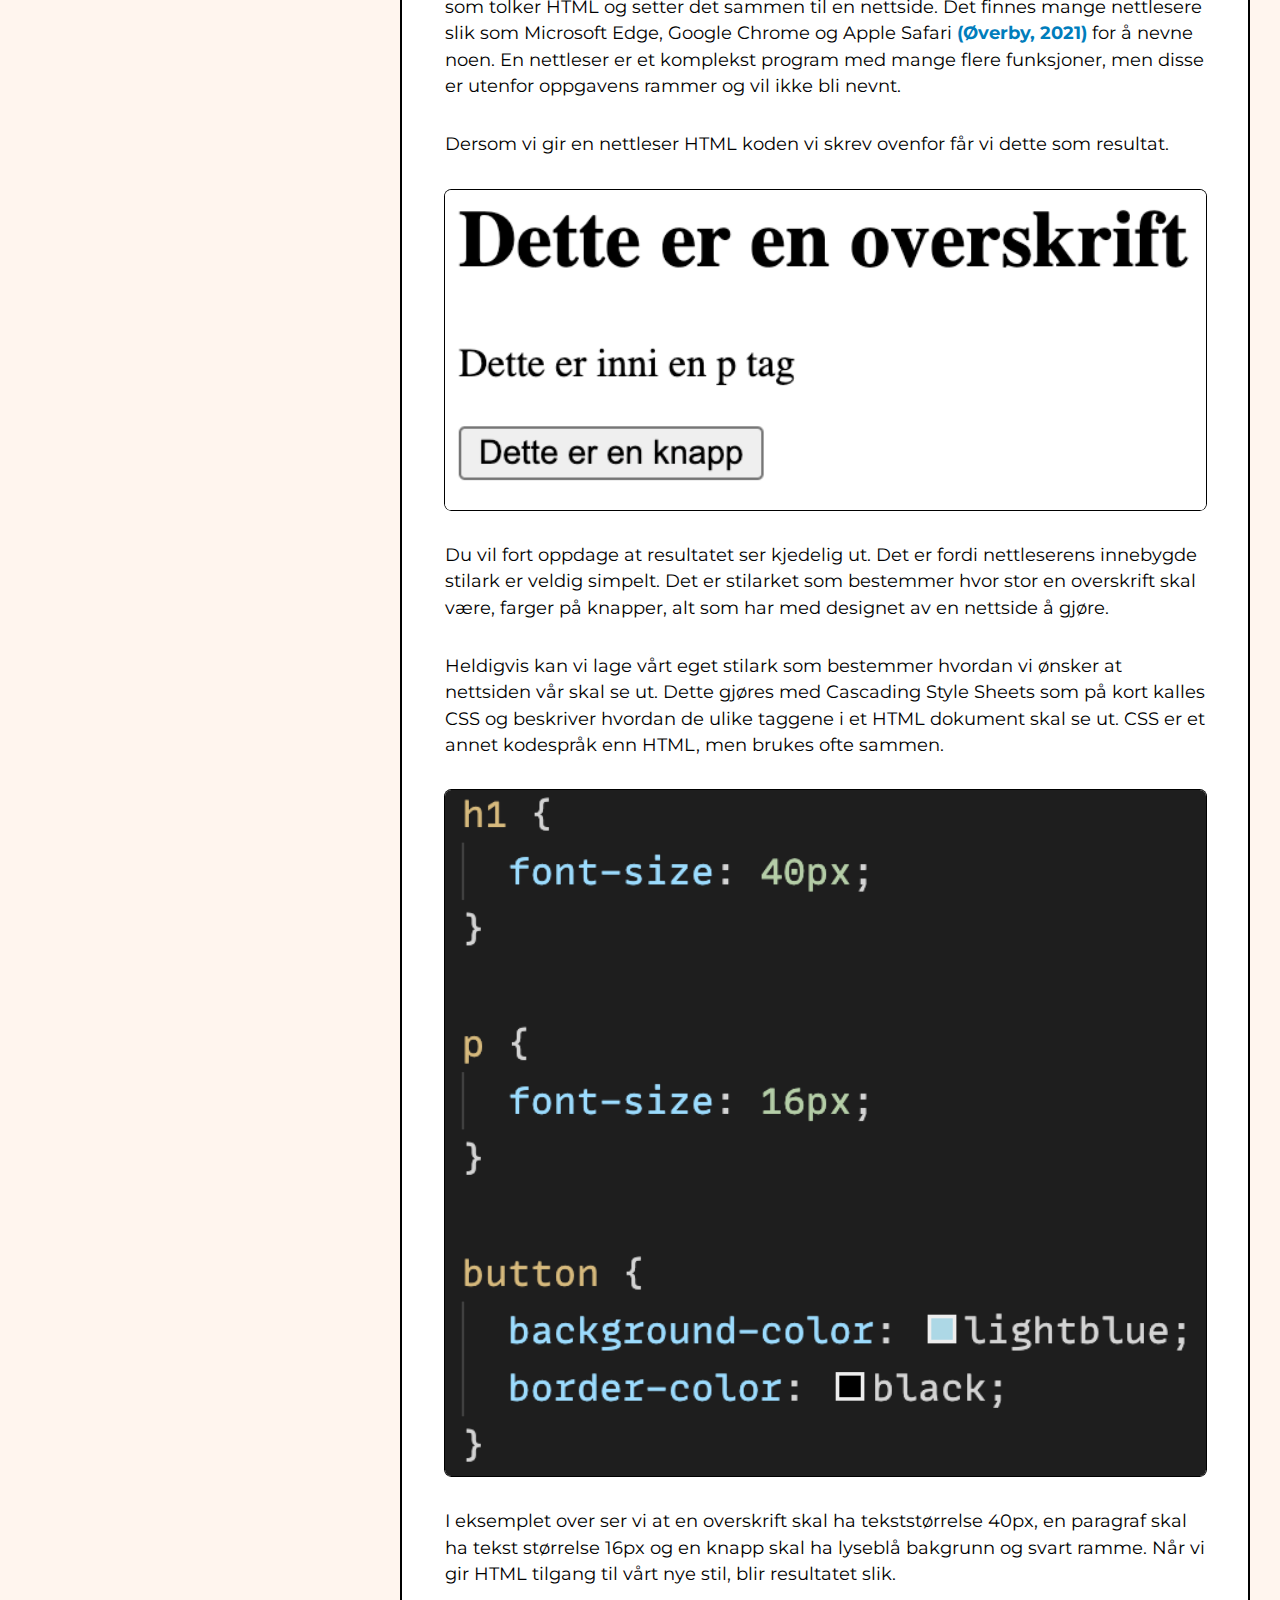
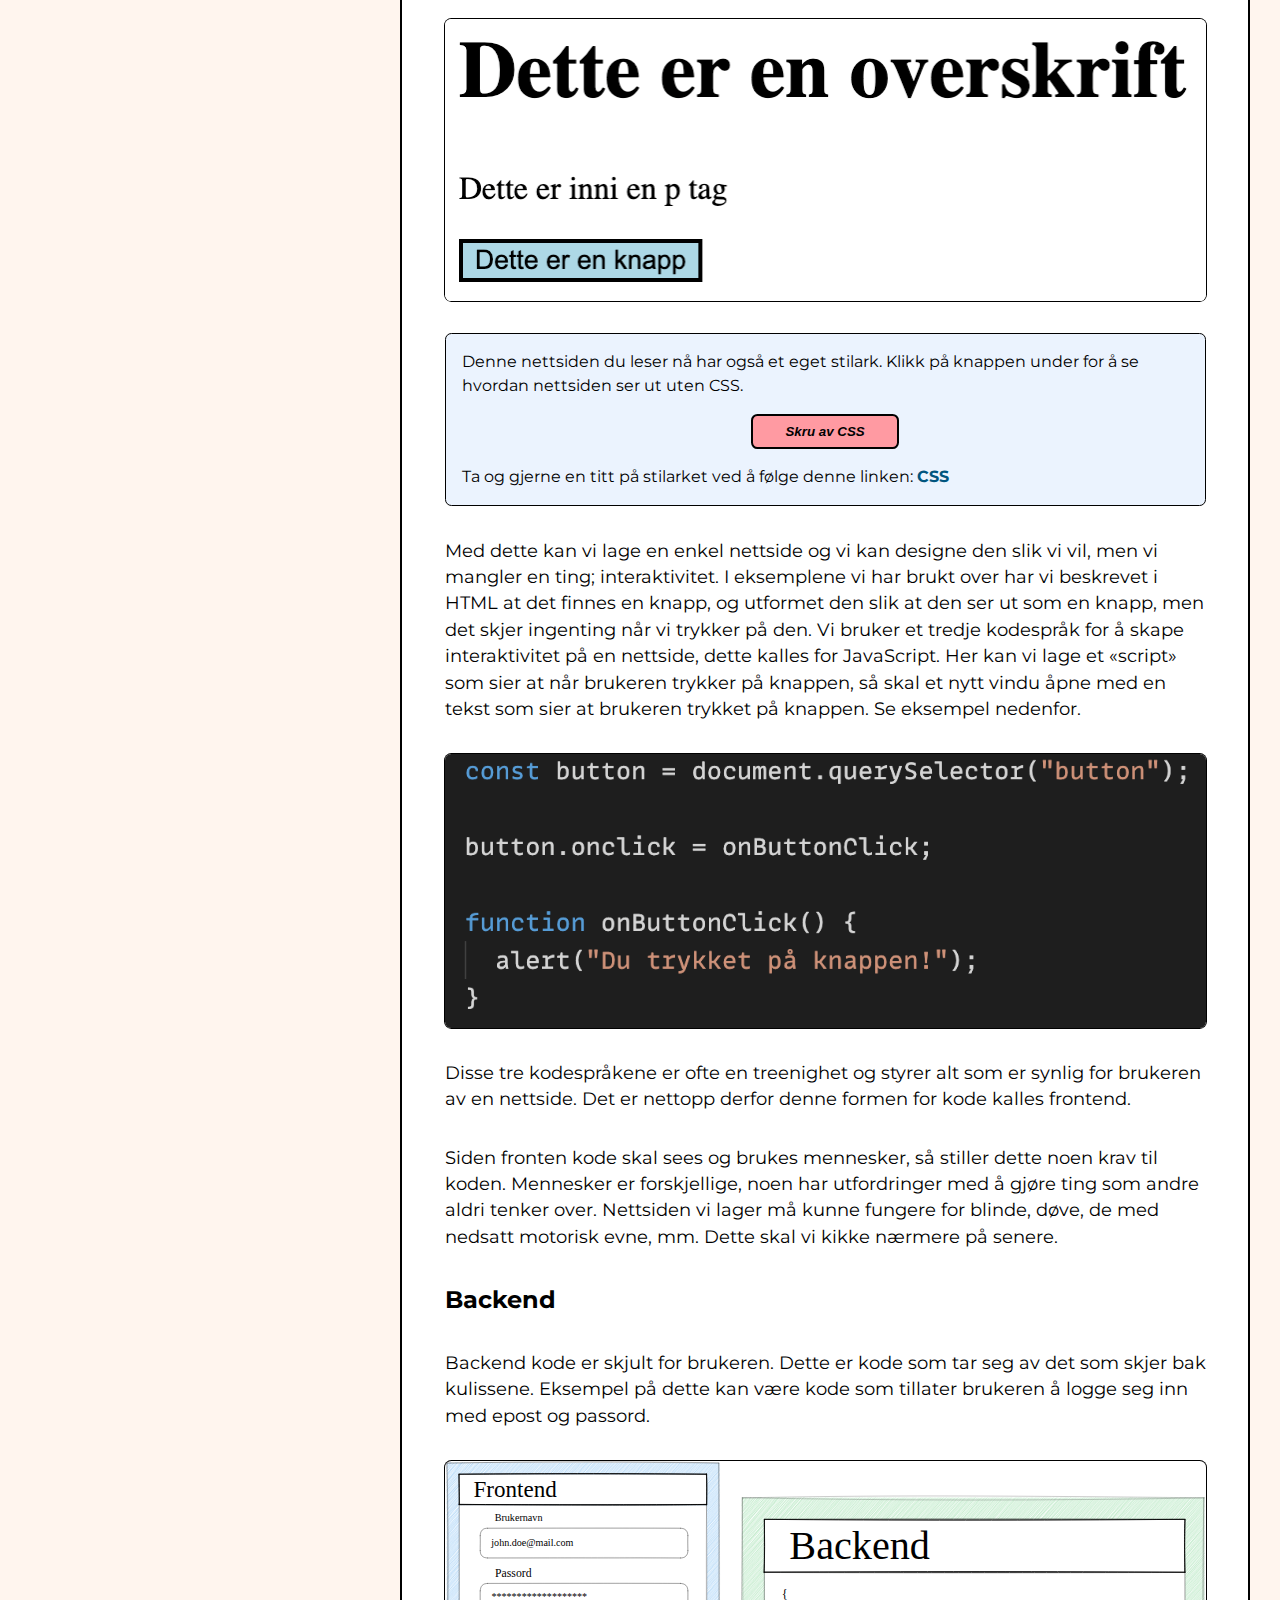
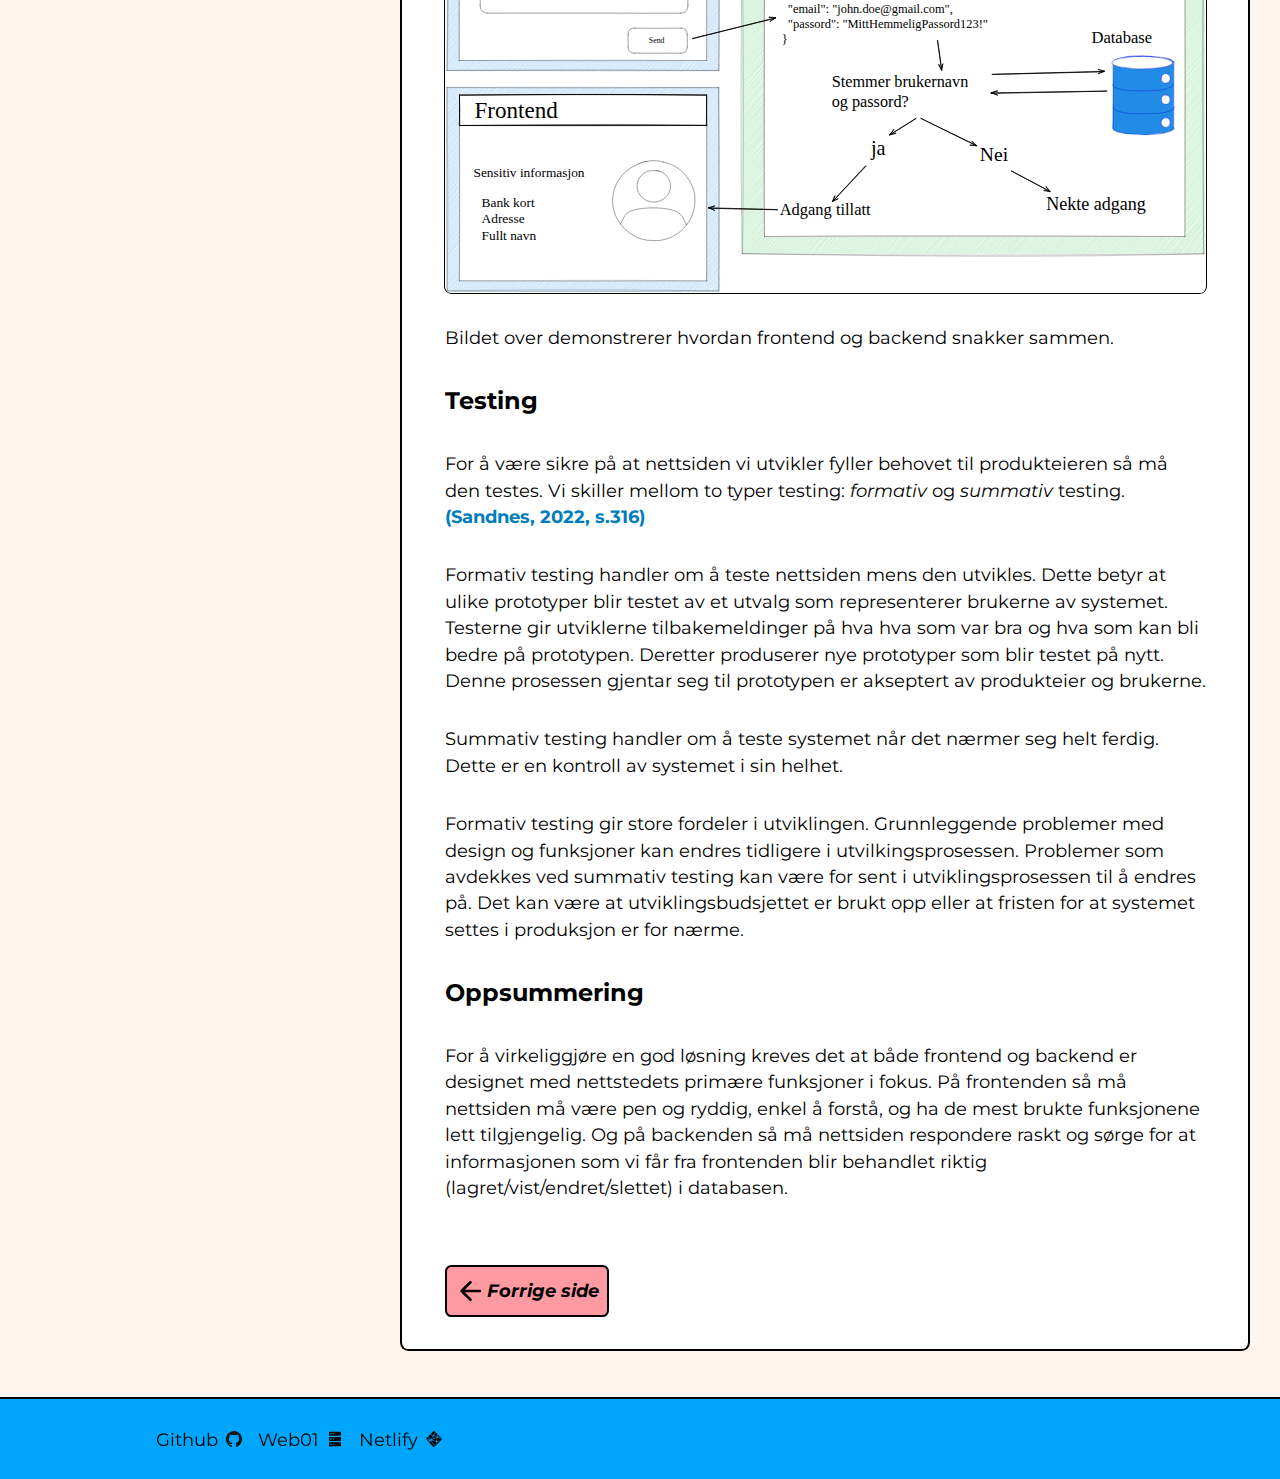
<file: pages/html-og-css.html>
<!DOCTYPE html>
<html lang="no">
  <head>
    <meta charset="UTF-8" />
    <meta name="description" content="Webutvikling fase 3: implentere" />
    <meta name="author" content="IT og ledelse, Gruppe 2" />
    <meta http-equiv="X-UA-Compatible" content="IE=edge" />
    <meta name="viewport" content="width=device-width, initial-scale=1.0" />
    <title>Implementere</title>

    <link rel="stylesheet" href="../style.css" />
    <script defer src="../main.js"></script>
  </head>
  <body class="body">
    <div class="accessibility-link__container">
      <a href="#main" class="accessibility-link__content">
        Gå til hovedinnhold
      </a>
    </div>
    <!-- header -->
    <header class="body__header">
      <div class="header__container header__container--wide">
        <!-- logo  -->
        <h3 class="logo">
          <a href="../"> Gruppe 2 </a>
        </h3>

        <!-- hamburger menu  -->
        <button
          class="button button--pink button--no-padding nav__button nav__button--open"
        >
          <img
            src="../public/sidebar-menu-open.svg"
            alt="Open sidebar"
            height="32"
            width="32"
          />
        </button>

        <!-- navigation  -->
        <nav class="nav preload">
          <button
            class="button button--pink button--no-padding nav__button nav__button--close"
          >
            <img
              src="../public/sidebar-menu-close.svg"
              alt="Close sidebar"
              height="32"
              width="32"
            />
          </button>

          <ul class="nav__links">
            <li class="nav__link">
              <a href="../" class="button button--pink">Hjem</a>
            </li>

            <li class="nav__link">
              <a href="../pages/about.html" class="button button--pink">
                Om oss
              </a>
            </li>

            <li class="nav__link">
              <a href="../pages/sources.html" class="button button--pink"
                >Kilder</a
              >
            </li>
          </ul>
        </nav>
      </div>
    </header>

    <!-- main -->
    <main class="body__main body-background-secondary">
      <section class="article-wrapper">
        <nav class="article__nav-container">
          <div class="article__nav">
            <ul>
              <li>
                <a href="../pages/prosjektledelse-og-prosjektarbeid.html">
                  Prosjektledelse og prosjektarbeid
                </a>
              </li>
              <li>
                <details>
                  <summary>Systemutvikling</summary>
                  <ul>
                    <li>
                      <a href="../pages/system-utvikling.html">Introduksjon</a>
                    </li>
                    <li>
                      <a href="../pages/strukturerte-metoder.html"
                        >Strukturerte metoder</a
                      >
                    </li>
                    <li>
                      <a href="../pages/agile-metoder.html">Agile metoder</a>
                    </li>
                    <li>
                      <a href="../pages/valg-av-metode.html">Valg av metode</a>
                    </li>
                  </ul>
                </details>
              </li>
              <li>
                <details>
                  <summary>Webutvikling</summary>
                  <ul>
                    <li>
                      <a href="../pages/webutvikling.html">Introduksjon</a>
                    </li>
                    <li>
                      <a href="../pages/fase-1.html"
                        >Fase 1: Analysere og forstå</a
                      >
                    </li>
                    <li>
                      <a href="../pages/fase-2.html"
                        >Fase 2: Designe og utforske</a
                      >
                    </li>
                    <li>
                      <a href="../pages/html-og-css.html"
                        >Fase 3: Implementere</a
                      >
                    </li>
                  </ul>
                </details>
              </li>
            </ul>
          </div>
        </nav>
        <article id="main" class="article">
          <div class="article__image-header">
            <img
              src="../public/code.jpg"
              alt="Bildet viser en pc med kode på skjermen"
              width="200"
            />
          </div>
          <div class="article__content">
            <h1>Fase 3: Implementere</h1>

            <p>
              Til nå har vi planlagt og testet hvordan nettsiden skal se ut og
              oppføre seg. Det neste steget er å lage en nettside man faktisk
              kan bruke. Som tidligere nevnt så er frontend koden alt som
              brukeren ser og backend koden alt som skjer bak kulissene for
              brukeren. Vi skal i første omgang se på hvordan vi kan
              implementere frontenden.
            </p>

            <h2>Frontend</h2>

            <p>
              En nettside er et eller flere dokumenter som er tilgjengelig via
              internett
              <a href="../pages/sources.html#overby2021nettside"
                >(Øverby, 2021)</a
              >. Dokumentene ser ikke bare ut som et vanlig ark med tekst, det
              er skrevet i et kodespråk som kalles HyperText Markup Language og
              blir ofte bare kalt HTML
              <a href="../pages/sources.html#natt2021">(Nätt, 2021)</a>.
            </p>

            <p>
              HTML er en standardisert form for å beskrive et dokument. Det
              brukes for å markere hva de ulike elementene på en nettside er.
              Eksempler på dette kan være hva som er en overskrift, en paragraf
              eller en knapp. HTML kommer med et sett av «tagger» for å markere
              elementer.
            </p>

            <p>
              Et eksempel på en tag ser slik ut:
              <strong>&lt;h1&gt;</strong> Dette er en overskrift
              <strong>&lt;/h1&gt;</strong>.
            </p>
            <p>
              I eksemplet bruker vi en tag som representerer en overskrift.
              Taggen består av en start og en slutt-tag og alt innhold mellom
              disse vil bli gitt betydningen den taggen representerer. HTML
              kommer med et sett med tagger, her en noen eksempler:
            </p>

            <p>
              Her er et eksempel på hvordan HTML ser ut i en kode editor. Vi
              kommer til å bruke eksemplet videre i teksten.
            </p>

            <div class="article__content-image">
              <img
                src="../public/html-eksempel.png"
                alt="bildet viser et eksempel på html kode."
                width="200"
              />
            </div>

            <p>
              HTML er skapt for å leses av en nettleser
              <a href="../pages/sources.html#natt2021">(Nätt, 2021)</a>. En
              nettleser er programvare som tolker HTML og setter det sammen til
              en nettside. Det finnes mange nettlesere slik som Microsoft Edge,
              Google Chrome og Apple Safari
              <a href="../pages/sources.html#overby2021nettleser"
                >(Øverby, 2021)</a
              >
              for å nevne noen. En nettleser er et komplekst program med mange
              flere funksjoner, men disse er utenfor oppgavens rammer og vil
              ikke bli nevnt.
            </p>

            <p>
              Dersom vi gir en nettleser HTML koden vi skrev ovenfor får vi
              dette som resultat.
            </p>

            <div class="article__content-image">
              <img
                src="../public/html-uten-css.png"
                alt="bildet viser et eksempel på html kode uten css."
                width="200"
              />
            </div>

            <p>
              Du vil fort oppdage at resultatet ser kjedelig ut. Det er fordi
              nettleserens innebygde stilark er veldig simpelt. Det er stilarket
              som bestemmer hvor stor en overskrift skal være, farger på
              knapper, alt som har med designet av en nettside å gjøre.
            </p>

            <p>
              Heldigvis kan vi lage vårt eget stilark som bestemmer hvordan vi
              ønsker at nettsiden vår skal se ut. Dette gjøres med Cascading
              Style Sheets som på kort kalles CSS og beskriver hvordan de ulike
              taggene i et HTML dokument skal se ut. CSS er et annet kodespråk
              enn HTML, men brukes ofte sammen.
            </p>

            <div class="article__content-image">
              <img
                src="../public/css-eksempel.png"
                alt="bildet viser et eksempel på css."
                width="200"
              />
            </div>

            <p>
              I eksemplet over ser vi at en overskrift skal ha tekststørrelse
              40px, en paragraf skal ha tekst størrelse 16px og en knapp skal ha
              lyseblå bakgrunn og svart ramme. Når vi gir HTML tilgang til vårt
              nye stil, blir resultatet slik.
            </p>

            <div class="article__content-image">
              <img
                src="../public/html-med-css.png"
                alt="bildet viser et eksempel på html med css."
                width="200"
              />
            </div>

            <aside>
              <div style="display: flex; flex-direction: column; gap: 1rem">
                Denne nettsiden du leser nå har også et eget stilark. Klikk på
                knappen under for å se hvordan nettsiden ser ut uten CSS.

                <button
                  id="css-toggle"
                  class="button button--pink button--center"
                >
                  Skru av CSS
                </button>
                <p>
                  Ta og gjerne en titt på stilarket ved å følge denne linken:
                  <a href="../style.css">CSS</a>
                </p>
              </div>
            </aside>

            <p>
              Med dette kan vi lage en enkel nettside og vi kan designe den slik
              vi vil, men vi mangler en ting; interaktivitet. I eksemplene vi
              har brukt over har vi beskrevet i HTML at det finnes en knapp, og
              utformet den slik at den ser ut som en knapp, men det skjer
              ingenting når vi trykker på den. Vi bruker et tredje kodespråk for
              å skape interaktivitet på en nettside, dette kalles for
              JavaScript. Her kan vi lage et «script» som sier at når brukeren
              trykker på knappen, så skal et nytt vindu åpne med en tekst som
              sier at brukeren trykket på knappen. Se eksempel nedenfor.
            </p>

            <div class="article__content-image">
              <img
                src="../public/eksempel-javascript.png"
                alt="bildet viser et eksempel på javascript."
                width="200"
              />
            </div>

            <p>
              Disse tre kodespråkene er ofte en treenighet og styrer alt som er
              synlig for brukeren av en nettside. Det er nettopp derfor denne
              formen for kode kalles frontend.
            </p>

            <p>
              Siden fronten kode skal sees og brukes mennesker, så stiller dette
              noen krav til koden. Mennesker er forskjellige, noen har
              utfordringer med å gjøre ting som andre aldri tenker over.
              Nettsiden vi lager må kunne fungere for blinde, døve, de med
              nedsatt motorisk evne, mm. Dette skal vi kikke nærmere på senere.
            </p>

            <h2>Backend</h2>

            <p>
              Backend kode er skjult for brukeren. Dette er kode som tar seg av
              det som skjer bak kulissene. Eksempel på dette kan være kode som
              tillater brukeren å logge seg inn med epost og passord.
            </p>

            <div class="article__content-image">
              <img
                src="../public/frontend-backend-illustrasjon.svg"
                alt="bildet er en illustrasjon av frontend og backend"
                width="200"
              />
            </div>

            <p>
              Bildet over demonstrerer hvordan frontend og backend snakker
              sammen.
            </p>

            <h2>Testing</h2>

            <p>
              For å være sikre på at nettsiden vi utvikler fyller behovet til
              produkteieren så må den testes. Vi skiller mellom to typer
              testing: <i>formativ</i> og <i>summativ</i> testing.
              <a href="../pages/sources.html#sandnes3"
                >(Sandnes, 2022, s.316)</a
              >
            </p>

            <p>
              Formativ testing handler om å teste nettsiden mens den utvikles.
              Dette betyr at ulike prototyper blir testet av et utvalg som
              representerer brukerne av systemet. Testerne gir utviklerne
              tilbakemeldinger på hva hva som var bra og hva som kan bli bedre
              på prototypen. Deretter produserer nye prototyper som blir testet
              på nytt. Denne prosessen gjentar seg til prototypen er akseptert
              av produkteier og brukerne.
            </p>

            <p>
              Summativ testing handler om å teste systemet når det nærmer seg
              helt ferdig. Dette er en kontroll av systemet i sin helhet.
            </p>

            <p>
              Formativ testing gir store fordeler i utviklingen. Grunnleggende
              problemer med design og funksjoner kan endres tidligere i
              utvilkingsprosessen. Problemer som avdekkes ved summativ testing
              kan være for sent i utviklingsprosessen til å endres på. Det kan
              være at utviklingsbudsjettet er brukt opp eller at fristen for at
              systemet settes i produksjon er for nærme.
            </p>

            <h2>Oppsummering</h2>
            <p>
              For å virkeliggjøre en god løsning kreves det at både frontend og
              backend er designet med nettstedets primære funksjoner i fokus. På
              frontenden så må nettsiden må være pen og ryddig, enkel å forstå,
              og ha de mest brukte funksjonene lett tilgjengelig. Og på
              backenden så må nettsiden respondere raskt og sørge for at
              informasjonen som vi får fra frontenden blir behandlet riktig
              (lagret/vist/endret/slettet) i databasen.
            </p>

            <div class="article__pagination">
              <a
                class="article__pagination-button button button--pink button--no-padding"
                href="../pages/fase-2.html"
              >
                <img
                  src="../public/pil-venstre.svg"
                  alt="Pil peker til venstre"
                />
                <p>Forrige side</p>
              </a>
              <a
                class="article__pagination-button button button--pink button--no-padding button--hidden"
                href="../pages/fase-1.html"
              >
                <p>Neste side</p>
                <img src="../public/pil-hoyre.svg" alt="Pil peker til høyre" />
              </a>
            </div>
          </div>
        </article>
      </section>
    </main>

    <!-- footer -->
    <footer class="body__footer">
      <div class="footer__container footer__container--wide">
        <div class="link-row">
          <a
            class="text-with-icon"
            href="https://github.com/201549BL/semester-oppgave"
            target="_blank"
          >
            <p>Github</p>
            <img
              src="../public/github-seeklogo.com.svg"
              alt="Github ikon"
              height="16"
            />
          </a>
          <a
            class="text-with-icon"
            href="https://web01.usn.no/~252547/wes120v/semester-oppgave/"
            target="_blank"
          >
            <p>Web01</p>
            <img src="../public/web-server-icon.svg" alt="Web-server ikon" />
          </a>
          <a
            class="text-with-icon"
            href="https://sweet-melba-39fb82.netlify.app/"
            target="_blank"
          >
            <p>Netlify</p>
            <img src="../public/netlify-icon.svg" alt="Netlify ikon" />
          </a>
        </div>
      </div>
    </footer>
  </body>
</html>
</file>
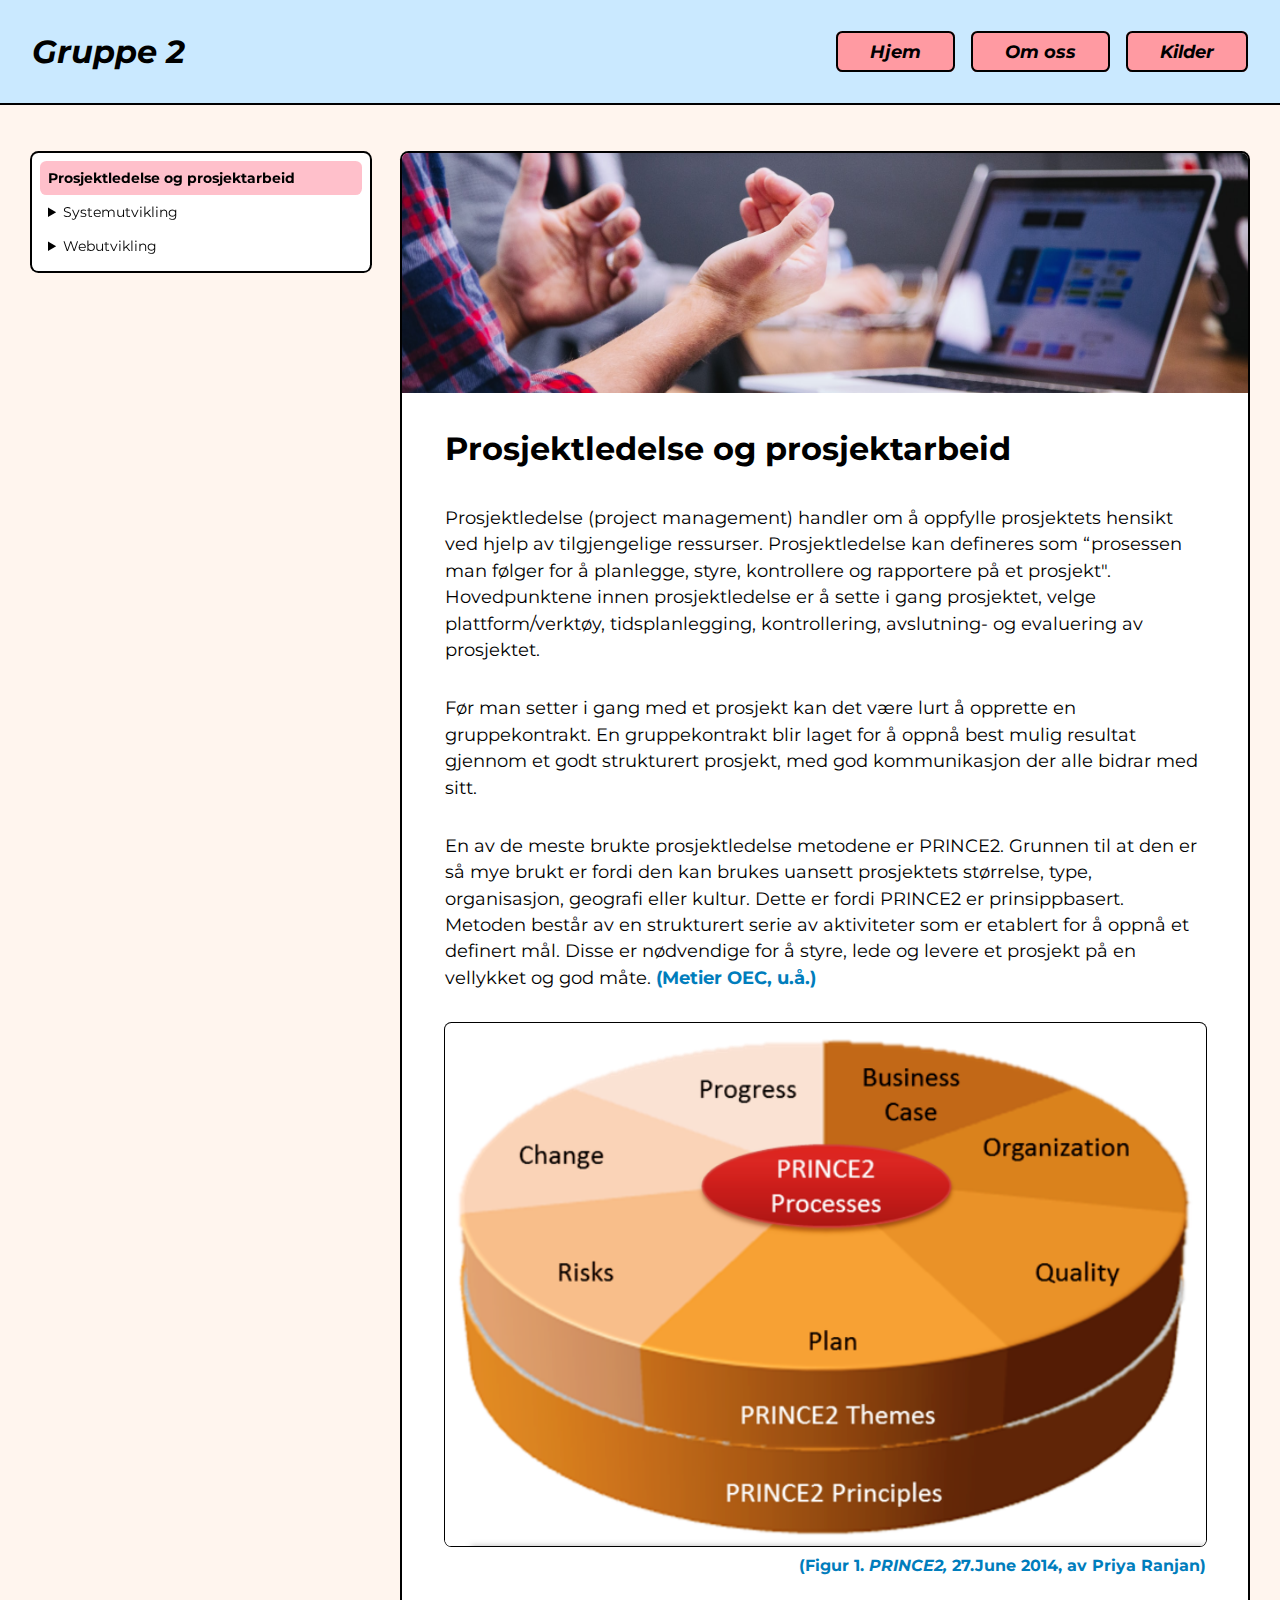
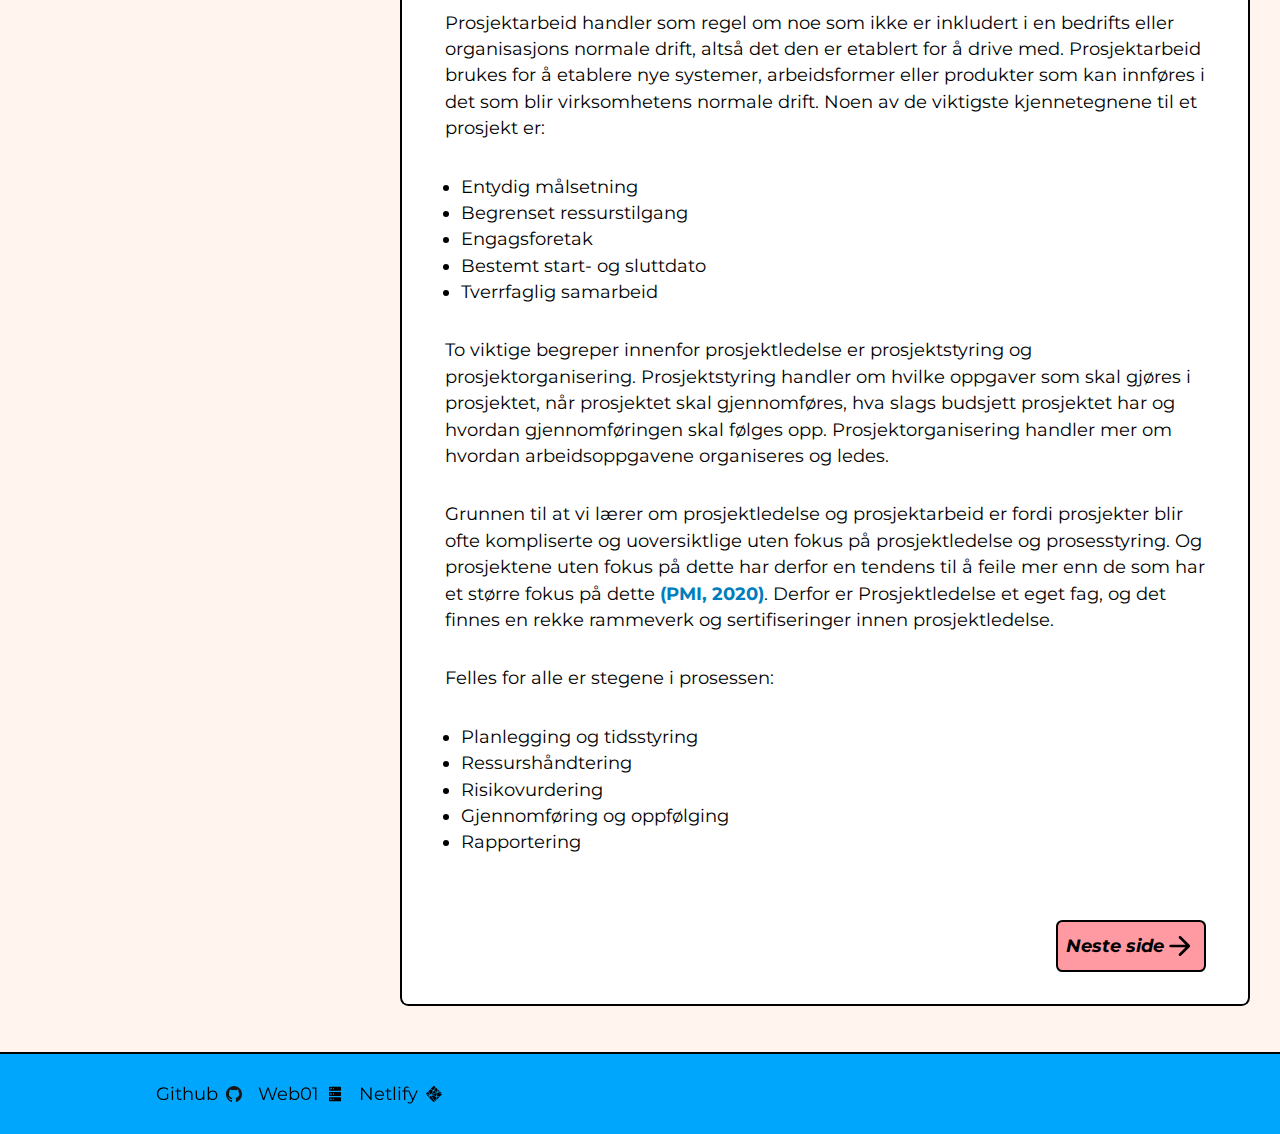
<file: pages/prosjektledelse-og-prosjektarbeid.html>
<!DOCTYPE html>
<html lang="no">
  <head>
    <meta charset="UTF-8" />
    <meta name="description" content="Prosjektledelse og prosjektarbeid" />
    <meta name="author" content="IT og ledelse, Gruppe 2" />
    <meta http-equiv="X-UA-Compatible" content="IE=edge" />
    <meta name="viewport" content="width=device-width, initial-scale=1.0" />
    <title>Prosjektledelse og prosjektarbeid</title>
    <link rel="stylesheet" href="../style.css" />
    <script defer src="../main.js"></script>
  </head>
  <body class="body">
    <div class="accessibility-link__container">
      <a href="#main" class="accessibility-link__content">
        Gå til hovedinnhold
      </a>
    </div>
    <!-- header -->
    <header class="body__header">
      <div class="header__container header__container--wide">
        <!-- logo  -->
        <h3 class="logo">
          <a href="../"> Gruppe 2 </a>
        </h3>

        <!-- hamburger menu  -->
        <button
          class="button button--pink button--no-padding nav__button nav__button--open"
        >
          <img
            src="../public/sidebar-menu-open.svg"
            alt="Open sidebar"
            height="32"
            width="32"
          />
        </button>

        <!-- navigation  -->
        <nav class="nav preload">
          <button
            class="button button--pink button--no-padding nav__button nav__button--close"
          >
            <img
              src="../public/sidebar-menu-close.svg"
              alt="Close sidebar"
              height="32"
              width="32"
            />
          </button>

          <ul class="nav__links">
            <li class="nav__link">
              <a href="../" class="button button--pink">Hjem</a>
            </li>

            <li class="nav__link">
              <a href="../pages/about.html" class="button button--pink">
                Om oss
              </a>
            </li>

            <li class="nav__link">
              <a href="../pages/sources.html" class="button button--pink"
                >Kilder</a
              >
            </li>
          </ul>
        </nav>
      </div>
    </header>

    <!-- main -->
    <main class="body__main body-background-secondary">
      <section class="article-wrapper">
        <nav class="article__nav-container">
          <div class="article__nav">
            <ul>
              <li>
                <a href="../pages/prosjektledelse-og-prosjektarbeid.html">
                  Prosjektledelse og prosjektarbeid
                </a>
              </li>
              <li>
                <details>
                  <summary>Systemutvikling</summary>
                  <ul>
                    <li>
                      <a href="../pages/system-utvikling.html">Introduksjon</a>
                    </li>
                    <li>
                      <a href="../pages/strukturerte-metoder.html"
                        >Strukturerte metoder</a
                      >
                    </li>
                    <li>
                      <a href="../pages/agile-metoder.html">Agile metoder</a>
                    </li>
                    <li>
                      <a href="../pages/valg-av-metode.html">Valg av metode</a>
                    </li>
                  </ul>
                </details>
              </li>
              <li>
                <details>
                  <summary>Webutvikling</summary>
                  <ul>
                    <li>
                      <a href="../pages/webutvikling.html">Introduksjon</a>
                    </li>
                    <li>
                      <a href="../pages/fase-1.html"
                        >Fase 1: Analysere og forstå</a
                      >
                    </li>
                    <li>
                      <a href="../pages/fase-2.html"
                        >Fase 2: Designe og utforske</a
                      >
                    </li>
                    <li>
                      <a href="../pages/html-og-css.html"
                        >Fase 3: Implementere</a
                      >
                    </li>
                  </ul>
                </details>
              </li>
            </ul>
          </div>
        </nav>
        <article id="main" class="article">
          <div class="article__image-header">
            <img
              src="../public/teamwork.jpg"
              alt="Et bilde som viser mennesker i et møte"
            />
          </div>
          <div class="article__content">
            <h1>Prosjektledelse og prosjektarbeid</h1>

            <p>
              Prosjektledelse (project management) handler om å oppfylle
              prosjektets hensikt ved hjelp av tilgjengelige ressurser.
              Prosjektledelse kan defineres som “prosessen man følger for å
              planlegge, styre, kontrollere og rapportere på et prosjekt".
              Hovedpunktene innen prosjektledelse er å sette i gang prosjektet,
              velge plattform/verktøy, tidsplanlegging, kontrollering,
              avslutning- og evaluering av prosjektet.
            </p>

            <p>
              Før man setter i gang med et prosjekt kan det være lurt å opprette
              en gruppekontrakt. En gruppekontrakt blir laget for å oppnå best
              mulig resultat gjennom et godt strukturert prosjekt, med god
              kommunikasjon der alle bidrar med sitt.
            </p>

            <p>
              En av de meste brukte prosjektledelse metodene er PRINCE2. Grunnen
              til at den er så mye brukt er fordi den kan brukes uansett
              prosjektets størrelse, type, organisasjon, geografi eller kultur.
              Dette er fordi PRINCE2 er prinsippbasert. Metoden består av en
              strukturert serie av aktiviteter som er etablert for å oppnå et
              definert mål. Disse er nødvendige for å styre, lede og levere et
              prosjekt på en vellykket og god måte.

              <a href="../pages/sources.html#metier">(Metier OEC, u.å.)</a>
            </p>

            <div class="article__content-image-with-text">
              <div class="article__content-image">
                <img
                  src="../public/prince2figur.jpg"
                  alt="En illustrasjon av Prince2 modellen"
                />
              </div>
              <a href="../pages/sources.html#priya"
                >(Figur 1. <em> PRINCE2,</em> 27.June 2014, av Priya Ranjan)</a
              >
            </div>

            <p>
              Prosjektarbeid handler som regel om noe som ikke er inkludert i en
              bedrifts eller organisasjons normale drift, altså det den er
              etablert for å drive med. Prosjektarbeid brukes for å etablere nye
              systemer, arbeidsformer eller produkter som kan innføres i det som
              blir virksomhetens normale drift. Noen av de viktigste
              kjennetegnene til et prosjekt er:
            </p>

            <ul>
              <li>Entydig målsetning</li>
              <li>Begrenset ressurstilgang</li>
              <li>Engagsforetak</li>
              <li>Bestemt start- og sluttdato</li>
              <li>Tverrfaglig samarbeid</li>
            </ul>

            <p>
              To viktige begreper innenfor prosjektledelse er prosjektstyring og
              prosjektorganisering. Prosjektstyring handler om hvilke oppgaver
              som skal gjøres i prosjektet, når prosjektet skal gjennomføres,
              hva slags budsjett prosjektet har og hvordan gjennomføringen skal
              følges opp. Prosjektorganisering handler mer om hvordan
              arbeidsoppgavene organiseres og ledes.
            </p>

            <p>
              Grunnen til at vi lærer om prosjektledelse og prosjektarbeid er
              fordi prosjekter blir ofte kompliserte og uoversiktlige uten fokus
              på prosjektledelse og prosesstyring. Og prosjektene uten fokus på
              dette har derfor en tendens til å feile mer enn de som har et
              større fokus på dette
              <a href="../pages/sources.html#pmi">(PMI, 2020)</a>. Derfor er
              Prosjektledelse et eget fag, og det finnes en rekke rammeverk og
              sertifiseringer innen prosjektledelse.
            </p>

            <p>Felles for alle er stegene i prosessen:</p>

            <ul>
              <li>Planlegging og tidsstyring</li>
              <li>Ressurshåndtering</li>
              <li>Risikovurdering</li>
              <li>Gjennomføring og oppfølging</li>
              <li>Rapportering</li>
            </ul>

            <div class="article__pagination">
              <a
                class="article__pagination-button button button--pink button--no-padding button--hidden"
              >
                <img
                  src="../public/pil-venstre.svg"
                  alt="Pil peker til venstre"
                />
                <p>Forrige side</p>
              </a>
              <a
                class="article__pagination-button button button--pink button--no-padding"
                href="../pages/system-utvikling.html"
              >
                <p>Neste side</p>
                <img src="../public/pil-hoyre.svg" alt="Pil peker til høyre" />
              </a>
            </div>
          </div>
        </article>
      </section>
    </main>

    <!-- footer -->
    <footer class="body__footer">
      <div class="footer__container footer__container--wide">
        <div class="link-row">
          <a
            class="text-with-icon"
            href="https://github.com/201549BL/semester-oppgave"
            target="_blank"
          >
            <p>Github</p>
            <img
              src="../public/github-seeklogo.com.svg"
              alt="Github ikon"
              height="16"
            />
          </a>
          <a
            class="text-with-icon"
            href="https://web01.usn.no/~252547/wes120v/semester-oppgave/"
            target="_blank"
          >
            <p>Web01</p>
            <img src="../public/web-server-icon.svg" alt="Web-server ikon" />
          </a>
          <a
            class="text-with-icon"
            href="https://sweet-melba-39fb82.netlify.app/"
            target="_blank"
          >
            <p>Netlify</p>
            <img src="../public/netlify-icon.svg" alt="Netlify ikon" />
          </a>
        </div>
      </div>
    </footer>
  </body>
</html>
</file>
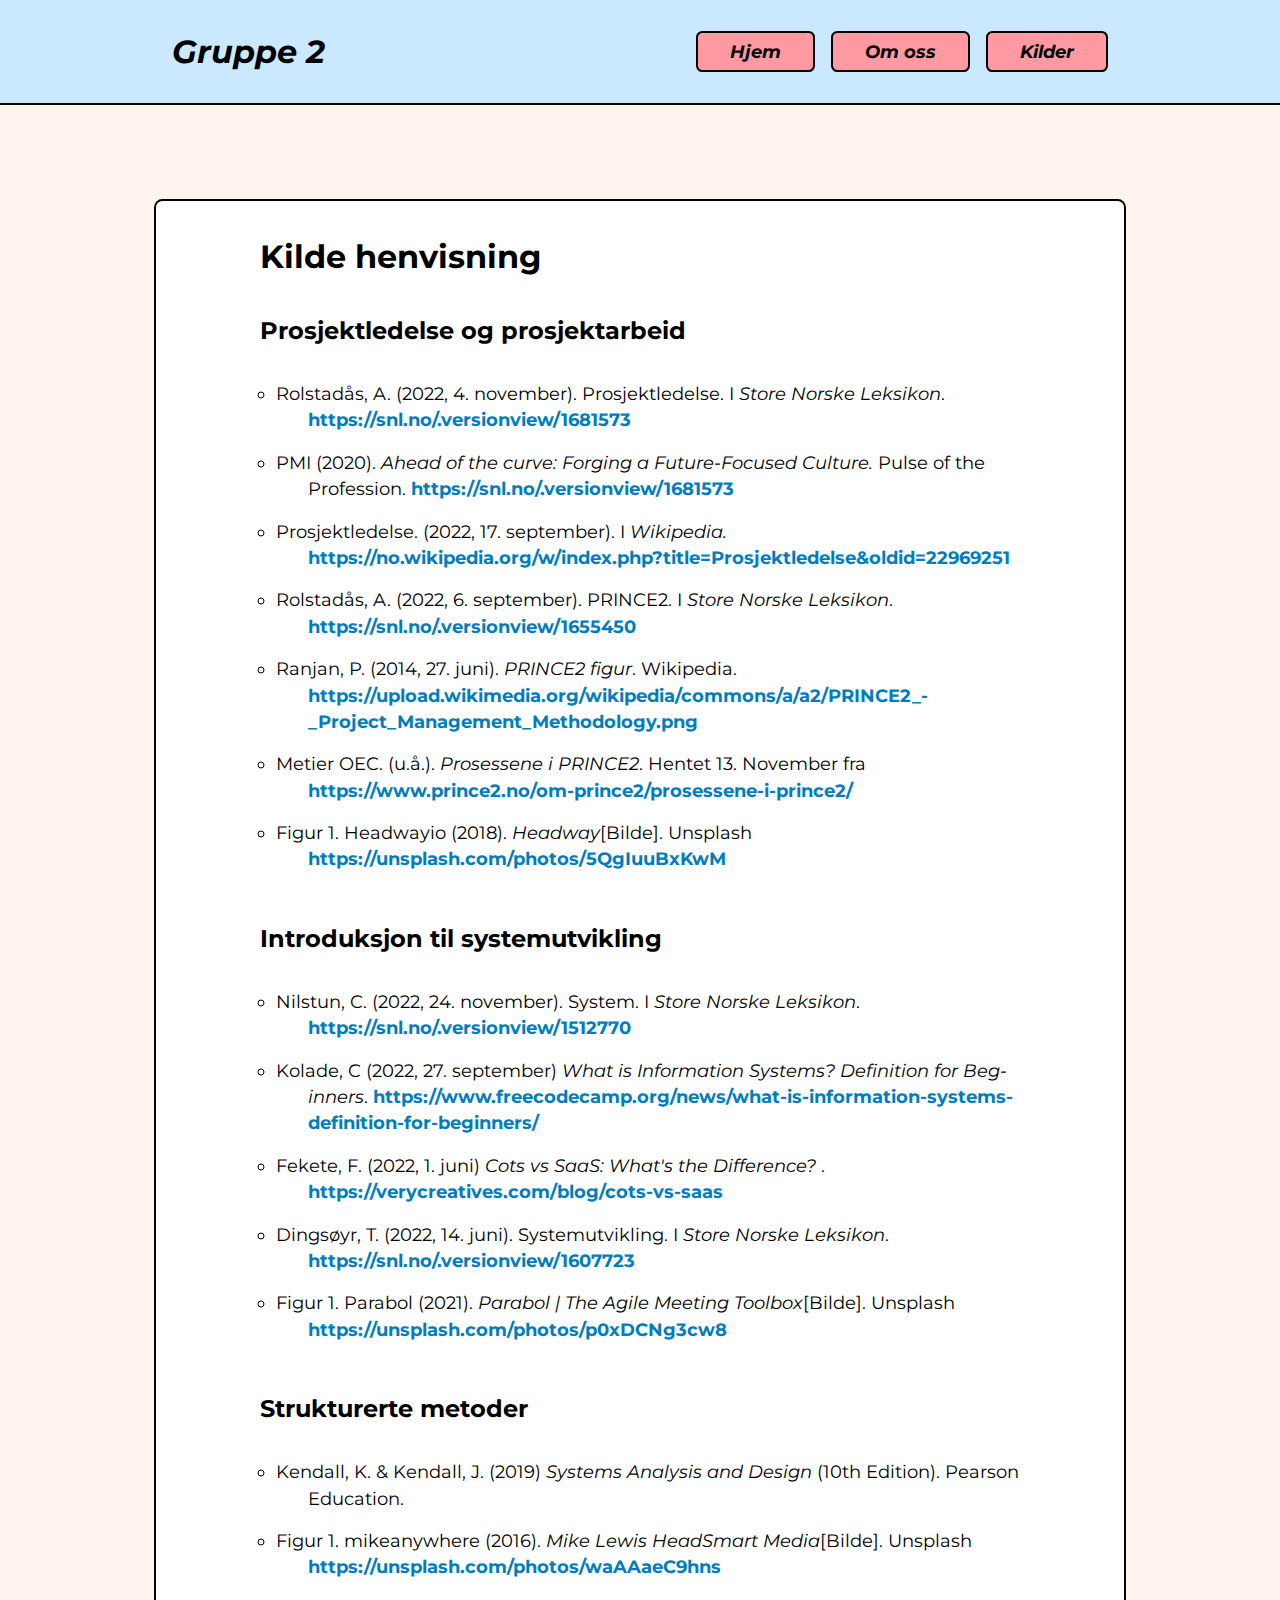
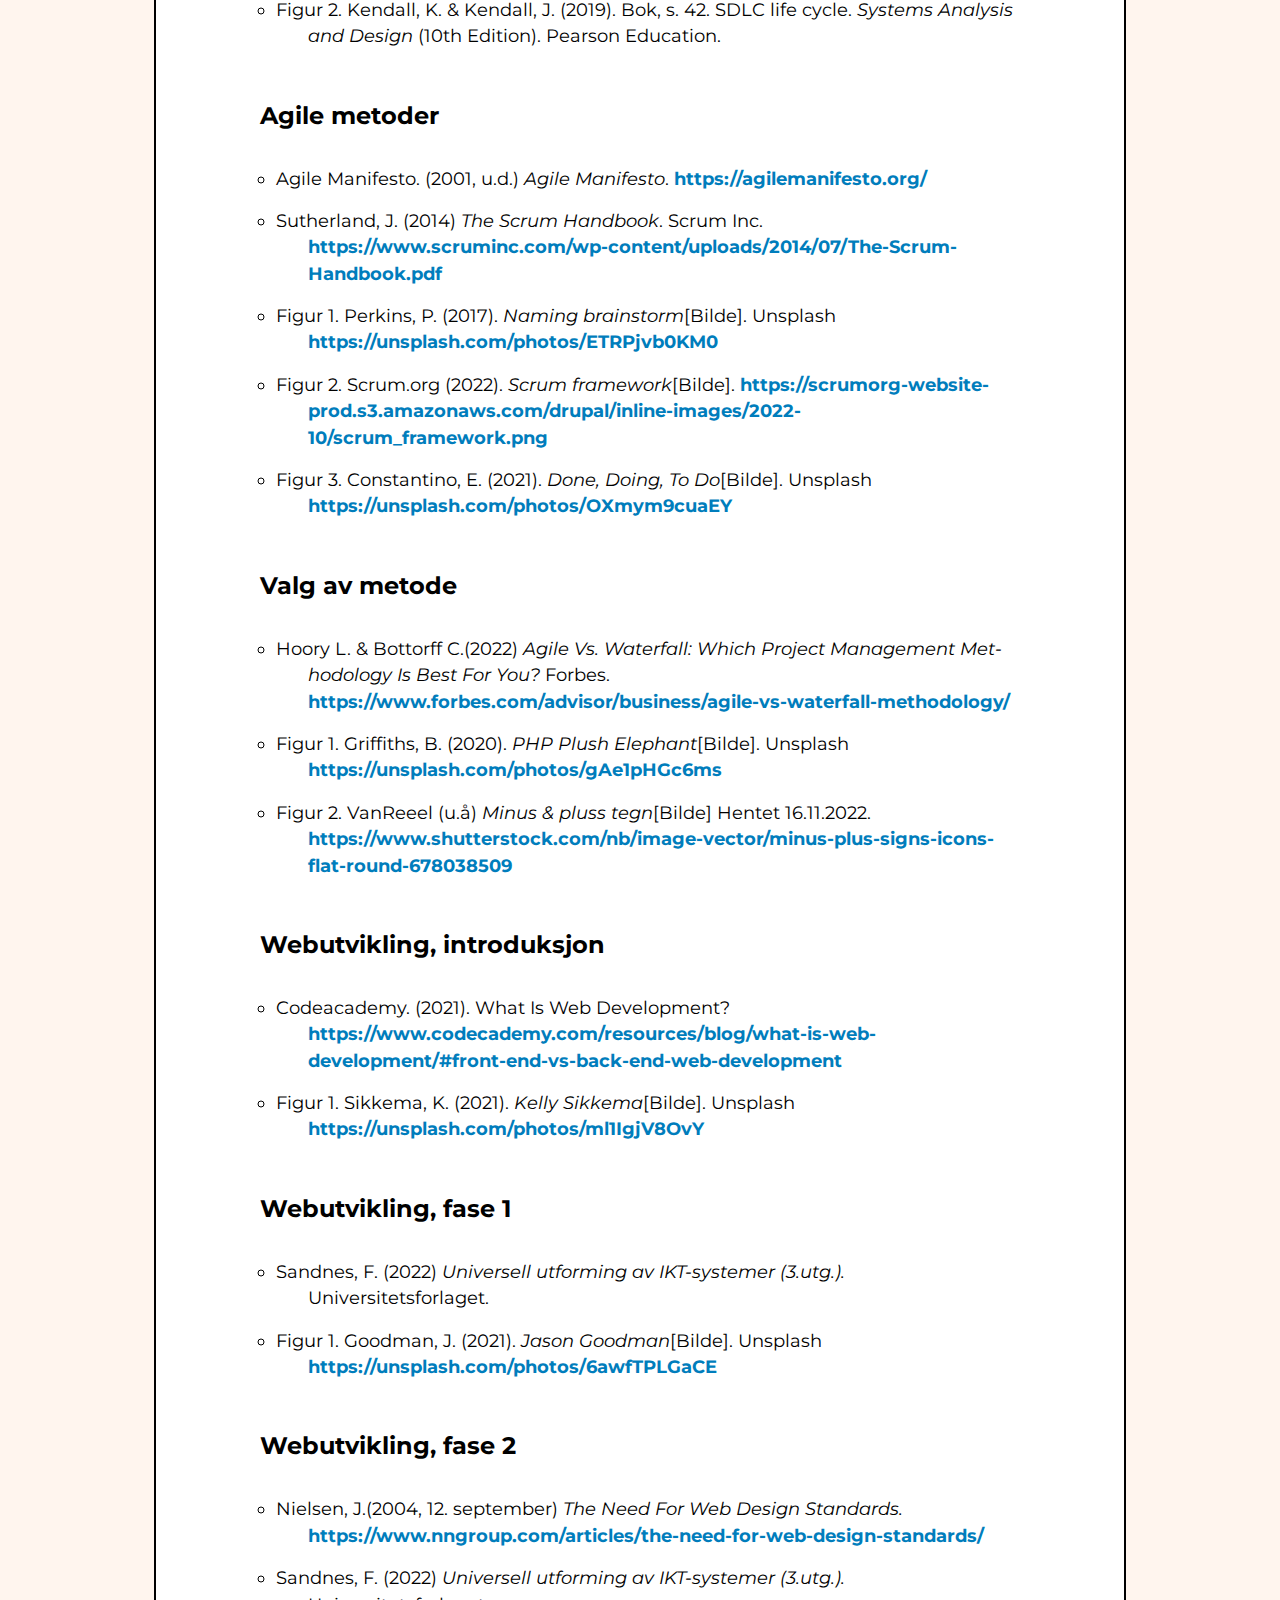
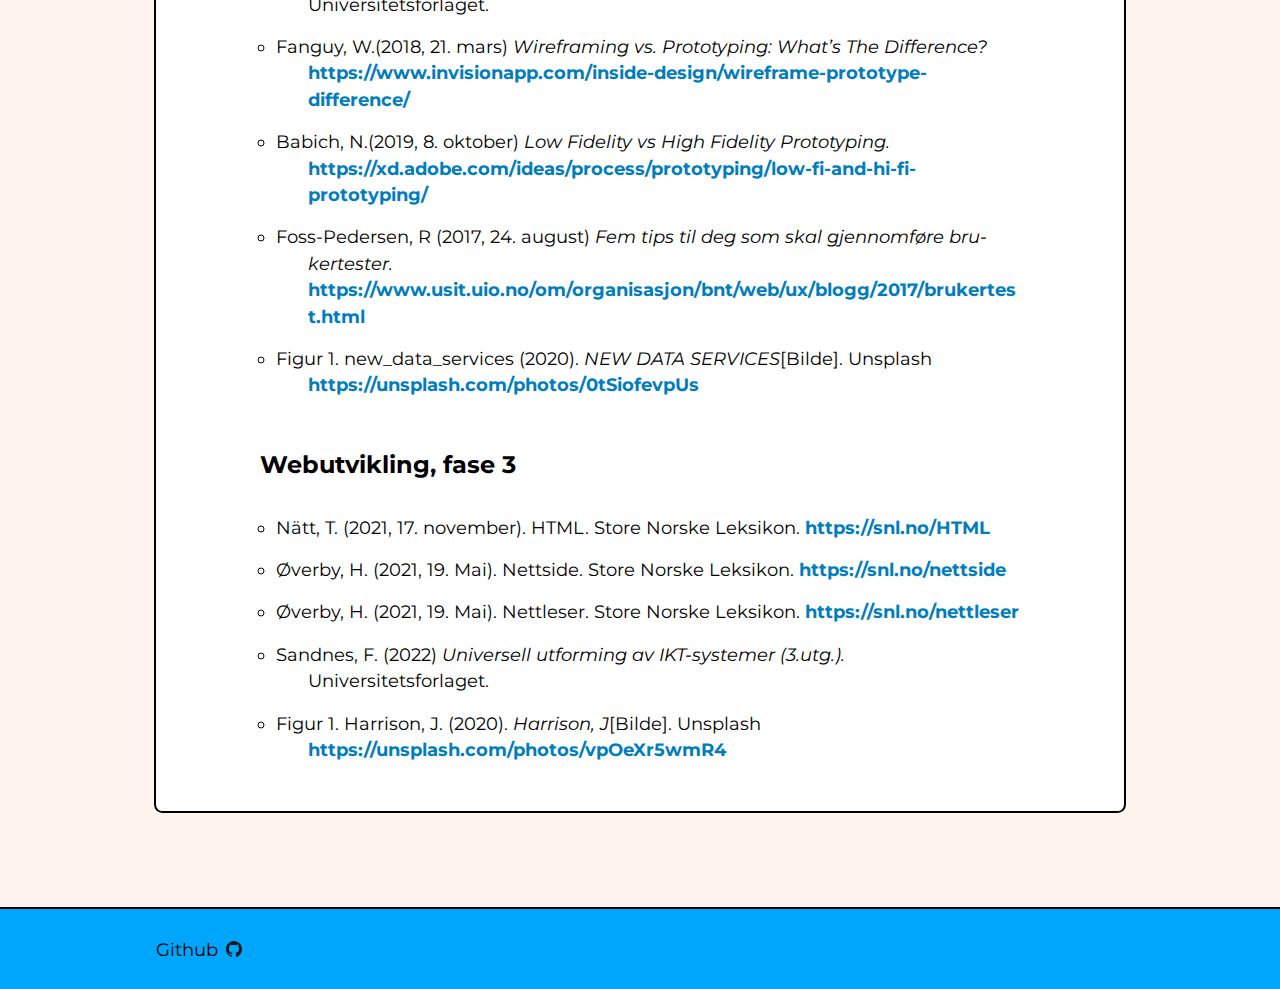
<file: pages/sources.html>
<!DOCTYPE html>
<html lang="no">
  <head>
    <meta charset="UTF-8" />
    <meta name="description" content="Litteraturliste" />
    <meta name="author" content="IT og ledelse, Gruppe 2" />
    <meta http-equiv="X-UA-Compatible" content="IE=edge" />
    <meta name="viewport" content="width=device-width, initial-scale=1.0" />
    <title>Litteraturliste</title>
    <link rel="stylesheet" href="../style.css" />
    <script defer src="../main.js"></script>
  </head>
  <body class="body">
    <div class="accessibility-link__container">
      <a href="#main" class="accessibility-link__content">
        Gå til hovedinnhold
      </a>
    </div>
    <!-- header -->
    <header class="body__header">
      <div class="header__container">
        <!-- logo  -->
        <h3 class="logo">
          <a href="../"> Gruppe 2 </a>
        </h3>

        <!-- hamburger menu  -->
        <button
          class="button button--pink button--no-padding nav__button nav__button--open"
        >
          <img
            src="../public/sidebar-menu-open.svg"
            alt="Open sidebar"
            height="32"
            width="32"
          />
        </button>

        <!-- navigation  -->
        <nav class="nav preload">
          <button
            class="button button--pink button--no-padding nav__button nav__button--close"
          >
            <img
              src="../public/sidebar-menu-close.svg"
              alt="Close sidebar"
              height="32"
              width="32"
            />
          </button>

          <ul class="nav__links">
            <li class="nav__link">
              <a href="../" class="button button--pink">Hjem</a>
            </li>

            <li class="nav__link">
              <a href="../pages/about.html" class="button button--pink">
                Om oss
              </a>
            </li>

            <li class="nav__link">
              <a href="../pages/sources.html" class="button button--pink"
                >Kilder</a
              >
            </li>
          </ul>
        </nav>
      </div>
    </header>

    <!-- main -->
    <main class="body__main body-background-secondary">
      <div class="main__container">
        <article class="article sources">
          <div class="article__content">
            <h1>Kilde henvisning</h1>

            <h2>Prosjektledelse og prosjektarbeid</h2>
            <ul>
              <li id="rolstadas-prosjektledelse">
                <p>
                  Rolstadås, A. (2022, 4. november). Prosjektledelse. I
                  <em>Store Norske Leksikon</em>.
                  <a href="https://snl.no/.versionview/1681573"
                    >https://snl.no/.versionview/1681573</a
                  >
                </p>
              </li>

              <li id="pmi">
                <p>
                  PMI (2020).
                  <em>Ahead of the curve: Forging a Future-Focused Culture.</em>
                  Pulse of the Profession.
                  <a href="https://snl.no/.versionview/1681573"
                    >https://snl.no/.versionview/1681573</a
                  >
                </p>
              </li>

              <li id="wiki-prosjektledelse">
                <p>
                  Prosjektledelse. (2022, 17. september). I
                  <em>Wikipedia.</em>
                  <a
                    href="https://no.wikipedia.org/w/index.php?title=Prosjektledelse&oldid=22969251"
                    >https://no.wikipedia.org/w/index.php?title=Prosjektledelse&oldid=22969251</a
                  >
                </p>
              </li>

              <li id="rolstadas-prince2">
                <p>
                  Rolstadås, A. (2022, 6. september). PRINCE2. I
                  <em>Store Norske Leksikon</em>.
                  <a href="https://snl.no/.versionview/1655450"
                    >https://snl.no/.versionview/1655450</a
                  >
                </p>
              </li>

              <li id="priya">
                <p>
                  Ranjan, P. (2014, 27. juni). <em>PRINCE2 figur</em>.
                  Wikipedia.
                  <a
                    href="https://upload.wikimedia.org/wikipedia/commons/a/a2/PRINCE2_-_Project_Management_Methodology.png"
                    >https://upload.wikimedia.org/wikipedia/commons/a/a2/PRINCE2_-_Project_Management_Methodology.png</a
                  >
                </p>
              </li>

              <li id="metier">
                <p>
                  Metier OEC. (u.å.). <em>Prosessene i PRINCE2</em>. Hentet 13.
                  November fra
                  <a
                    href="https://www.prince2.no/om-prince2/prosessene-i-prince2/"
                    >https://www.prince2.no/om-prince2/prosessene-i-prince2/</a
                  >
                </p>
              </li>
              <li>
                <p>
                  Figur 1. Headwayio (2018). <em>Headway</em>[Bilde]. Unsplash
                  <a href="https://unsplash.com/photos/5QgIuuBxKwM"
                    >https://unsplash.com/photos/5QgIuuBxKwM</a
                  >
                </p>
              </li>
            </ul>

            <h2>Introduksjon til systemutvikling</h2>
            <ul>
              <li id="nilstun">
                <p>
                  Nilstun, C. (2022, 24. november). System. I
                  <em>Store Norske Leksikon</em>.
                  <a href="https://snl.no/.versionview/1512770"
                    >https://snl.no/.versionview/1512770</a
                  >
                </p>
              </li>
              <li id="kolade">
                <p>
                  Kolade, C (2022, 27. september)<em>
                    What is Information Systems? Definition for Beginners</em
                  >.
                  <a
                    href="https://www.freecodecamp.org/news/what-is-information-systems-definition-for-beginners/"
                    >https://www.freecodecamp.org/news/what-is-information-systems-definition-for-beginners/</a
                  >
                </p>
              </li>
              <li id="fekete">
                <p>
                  Fekete, F. (2022, 1. juni)
                  <em>Cots vs SaaS: What's the Difference? </em>.
                  <a href="https://verycreatives.com/blog/cots-vs-saas"
                    >https://verycreatives.com/blog/cots-vs-saas</a
                  >
                </p>
              </li>

              <li id="dingsoyr">
                <p>
                  Dingsøyr, T. (2022, 14. juni). Systemutvikling. I
                  <em>Store Norske Leksikon</em>.
                  <a href="https://snl.no/.versionview/1607723"
                    >https://snl.no/.versionview/1607723</a
                  >
                </p>
              </li>
              <li>
                <p>
                  Figur 1. Parabol (2021).
                  <em>Parabol | The Agile Meeting Toolbox</em>[Bilde]. Unsplash
                  <a href="https://unsplash.com/photos/p0xDCNg3cw8"
                    >https://unsplash.com/photos/p0xDCNg3cw8</a
                  >
                </p>
              </li>
            </ul>

            <h2>Strukturerte metoder</h2>
            <ul>
              <li id="kendall">
                <p>
                  Kendall, K. &amp; Kendall, J. (2019)
                  <em>Systems Analysis and Design</em> (10th Edition). Pearson
                  Education.
                </p>
              </li>
              <li>
                <p>
                  Figur 1. mikeanywhere (2016).
                  <em>Mike Lewis HeadSmart Media</em>[Bilde]. Unsplash
                  <a href="https://unsplash.com/photos/waAAaeC9hns"
                    >https://unsplash.com/photos/waAAaeC9hns</a
                  >
                </p>
              </li>
              <li id="sdlc">
                <p>
                  Figur 2. Kendall, K. & Kendall, J. (2019). Bok, s. 42. SDLC
                  life cycle.
                  <em>Systems Analysis and Design</em> (10th Edition). Pearson
                  Education.
                </p>
              </li>
            </ul>

            <h2>Agile metoder</h2>
            <ul>
              <li id="agilemanifesto">
                <p>
                  Agile Manifesto. (2001, u.d.) <em>Agile Manifesto</em>.
                  <a href="https://agilemanifesto.org/"
                    >https://agilemanifesto.org/</a
                  >
                </p>
              </li>
              <li id="sutherland">
                <p>
                  Sutherland, J. (2014)
                  <em>The Scrum Handbook</em>. Scrum Inc.
                  <a
                    href="https://www.scruminc.com/wp-content/uploads/2014/07/The-Scrum-Handbook.pdf"
                    >https://www.scruminc.com/wp-content/uploads/2014/07/The-Scrum-Handbook.pdf</a
                  >
                </p>
              </li>
              <li>
                <p>
                  Figur 1. Perkins, P. (2017).
                  <em>Naming brainstorm</em>[Bilde]. Unsplash
                  <a href="https://unsplash.com/photos/ETRPjvb0KM0"
                    >https://unsplash.com/photos/ETRPjvb0KM0</a
                  >
                </p>
              </li>
              <li id="scrumframework">
                <p>
                  Figur 2. Scrum.org (2022). <em>Scrum framework</em>[Bilde].
                  <a
                    href="https://scrumorg-website-prod.s3.amazonaws.com/drupal/inline-images/2022-10/scrum_framework.png"
                    >https://scrumorg-website-prod.s3.amazonaws.com/drupal/inline-images/2022-10/scrum_framework.png</a
                  >
                </p>
              </li>

              <li id="constantino">
                <p>
                  Figur 3. Constantino, E. (2021).
                  <em>Done, Doing, To Do</em>[Bilde]. Unsplash
                  <a href="https://unsplash.com/photos/OXmym9cuaEY"
                    >https://unsplash.com/photos/OXmym9cuaEY</a
                  >
                </p>
              </li>
            </ul>

            <h2>Valg av metode</h2>
            <ul>
              <li id="hoory">
                <p>
                  Hoory L. &amp; Bottorff C.(2022)
                  <em
                    >Agile Vs. Waterfall: Which Project Management Methodology
                    Is Best For You?</em
                  >
                  Forbes.
                  <a
                    href="https://www.forbes.com/advisor/business/agile-vs-waterfall-methodology/"
                    >https://www.forbes.com/advisor/business/agile-vs-waterfall-methodology/</a
                  >
                </p>
              </li>
              <li id="phpelephant">
                <p>
                  Figur 1. Griffiths, B. (2020).
                  <em>PHP Plush Elephant</em>[Bilde]. Unsplash
                  <a href="https://unsplash.com/photos/gAe1pHGc6ms"
                    >https://unsplash.com/photos/gAe1pHGc6ms</a
                  >
                </p>
              </li>
              <li id="vanReeel">
                <p>
                  Figur 2. VanReeel (u.å) <em>Minus & pluss tegn</em>[Bilde]
                  Hentet 16.11.2022.
                  <a
                    href="https://www.shutterstock.com/nb/image-vector/minus-plus-signs-icons-flat-round-678038509"
                    >https://www.shutterstock.com/nb/image-vector/minus-plus-signs-icons-flat-round-678038509</a
                  >
                </p>
              </li>
            </ul>

            <h2>Webutvikling, introduksjon</h2>
            <ul>
              <li id="codeacademy2021">
                <p>
                  Codeacademy. (2021). What Is Web Development?

                  <a
                    href="https://www.codecademy.com/resources/blog/what-is-web-development/#front-end-vs-back-end-web-development"
                    >https://www.codecademy.com/resources/blog/what-is-web-development/#front-end-vs-back-end-web-development</a
                  >
                </p>
              </li>
              <li>
                <p>
                  Figur 1. Sikkema, K. (2021).
                  <em>Kelly Sikkema</em>[Bilde]. Unsplash
                  <a href="https://unsplash.com/photos/ml1IgjV8OvY"
                    >https://unsplash.com/photos/ml1IgjV8OvY</a
                  >
                </p>
              </li>
            </ul>

            <h2>Webutvikling, fase 1</h2>

            <ul>
              <li id="sandnes1">
                <p>
                  Sandnes, F. (2022)
                  <em>Universell utforming av IKT-systemer (3.utg.).</em>
                  Universitetsforlaget.
                </p>
              </li>
              <li>
                <p>
                  Figur 1. Goodman, J. (2021).
                  <em>Jason Goodman</em>[Bilde]. Unsplash
                  <a href="https://unsplash.com/photos/6awfTPLGaCE"
                    >https://unsplash.com/photos/6awfTPLGaCE</a
                  >
                </p>
              </li>
            </ul>

            <h2>Webutvikling, fase 2</h2>

            <ul>
              <li id="nielsen">
                <p>
                  Nielsen, J.(2004, 12. september)
                  <em>The Need For Web Design Standards.</em>
                  <a
                    href="https://www.nngroup.com/articles/the-need-for-web-design-standards/"
                    >https://www.nngroup.com/articles/the-need-for-web-design-standards/</a
                  >
                </p>
              </li>
              <li id="sandnes2">
                <p>
                  Sandnes, F. (2022)
                  <em>Universell utforming av IKT-systemer (3.utg.).</em>
                  Universitetsforlaget.
                </p>
              </li>
              <li id="fanguy">
                <p>
                  Fanguy, W.(2018, 21. mars)
                  <em>Wireframing vs. Prototyping: What’s The Difference? </em>
                  <a
                    href="https://www.invisionapp.com/inside-design/wireframe-prototype-difference/"
                    >https://www.invisionapp.com/inside-design/wireframe-prototype-difference/</a
                  >
                </p>
              </li>
              <li id="babich">
                <p>
                  Babich, N.(2019, 8. oktober)
                  <em>Low Fidelity vs High Fidelity Prototyping.</em>
                  <a
                    href="https://xd.adobe.com/ideas/process/prototyping/low-fi-and-hi-fi-prototyping/"
                    >https://xd.adobe.com/ideas/process/prototyping/low-fi-and-hi-fi-prototyping/</a
                  >
                </p>
              </li>
              <li id="fosspedersen">
                <p>
                  Foss-Pedersen, R (2017, 24. august)
                  <em>Fem tips til deg som skal gjennomføre brukertester. </em>
                  <a
                    href="https://www.usit.uio.no/om/organisasjon/bnt/web/ux/blogg/2017/brukertest.html"
                    >https://www.usit.uio.no/om/organisasjon/bnt/web/ux/blogg/2017/brukertest.html</a
                  >
                </p>
              </li>
              <li>
                <p>
                  Figur 1. new_data_services (2020).
                  <em>NEW DATA SERVICES</em>[Bilde]. Unsplash
                  <a href="https://unsplash.com/photos/0tSiofevpUs"
                    >https://unsplash.com/photos/0tSiofevpUs</a
                  >
                </p>
              </li>
            </ul>
            <h2>Webutvikling, fase 3</h2>
            <ul>
              <li id="natt2021">
                <p>
                  Nätt, T. (2021, 17. november). HTML. Store Norske Leksikon.
                  <a href="https://snl.no/HTML">https://snl.no/HTML</a>
                </p>
              </li>

              <li id="overby2021nettside">
                <p>
                  Øverby, H. (2021, 19. Mai). Nettside. Store Norske Leksikon.
                  <a href="https://snl.no/nettside">https://snl.no/nettside</a>
                </p>
              </li>

              <li id="overby2021nettleser">
                <p>
                  Øverby, H. (2021, 19. Mai). Nettleser. Store Norske Leksikon.
                  <a href="https://snl.no/nettleser"
                    >https://snl.no/nettleser</a
                  >
                </p>
              </li>
              <li id="sandnes3">
                <p>
                  Sandnes, F. (2022)
                  <em>Universell utforming av IKT-systemer (3.utg.).</em>
                  Universitetsforlaget.
                </p>
              </li>
              <li>
                <p>
                  Figur 1. Harrison, J. (2020).
                  <em>Harrison, J</em>[Bilde]. Unsplash
                  <a href="https://unsplash.com/photos/vpOeXr5wmR4"
                    >https://unsplash.com/photos/vpOeXr5wmR4</a
                  >
                </p>
              </li>
            </ul>
          </div>
        </article>
      </div>
    </main>

    <!-- footer -->
    <footer class="body__footer">
      <div class="footer__container">
        <a
          class="text-with-icon"
          href="https://github.com/201549BL/semester-oppgave"
        >
          <p>Github</p>
          <img src="../public/github-seeklogo.com.svg" alt="" />
        </a>
      </div>
    </footer>
  </body>
</html>
</file>
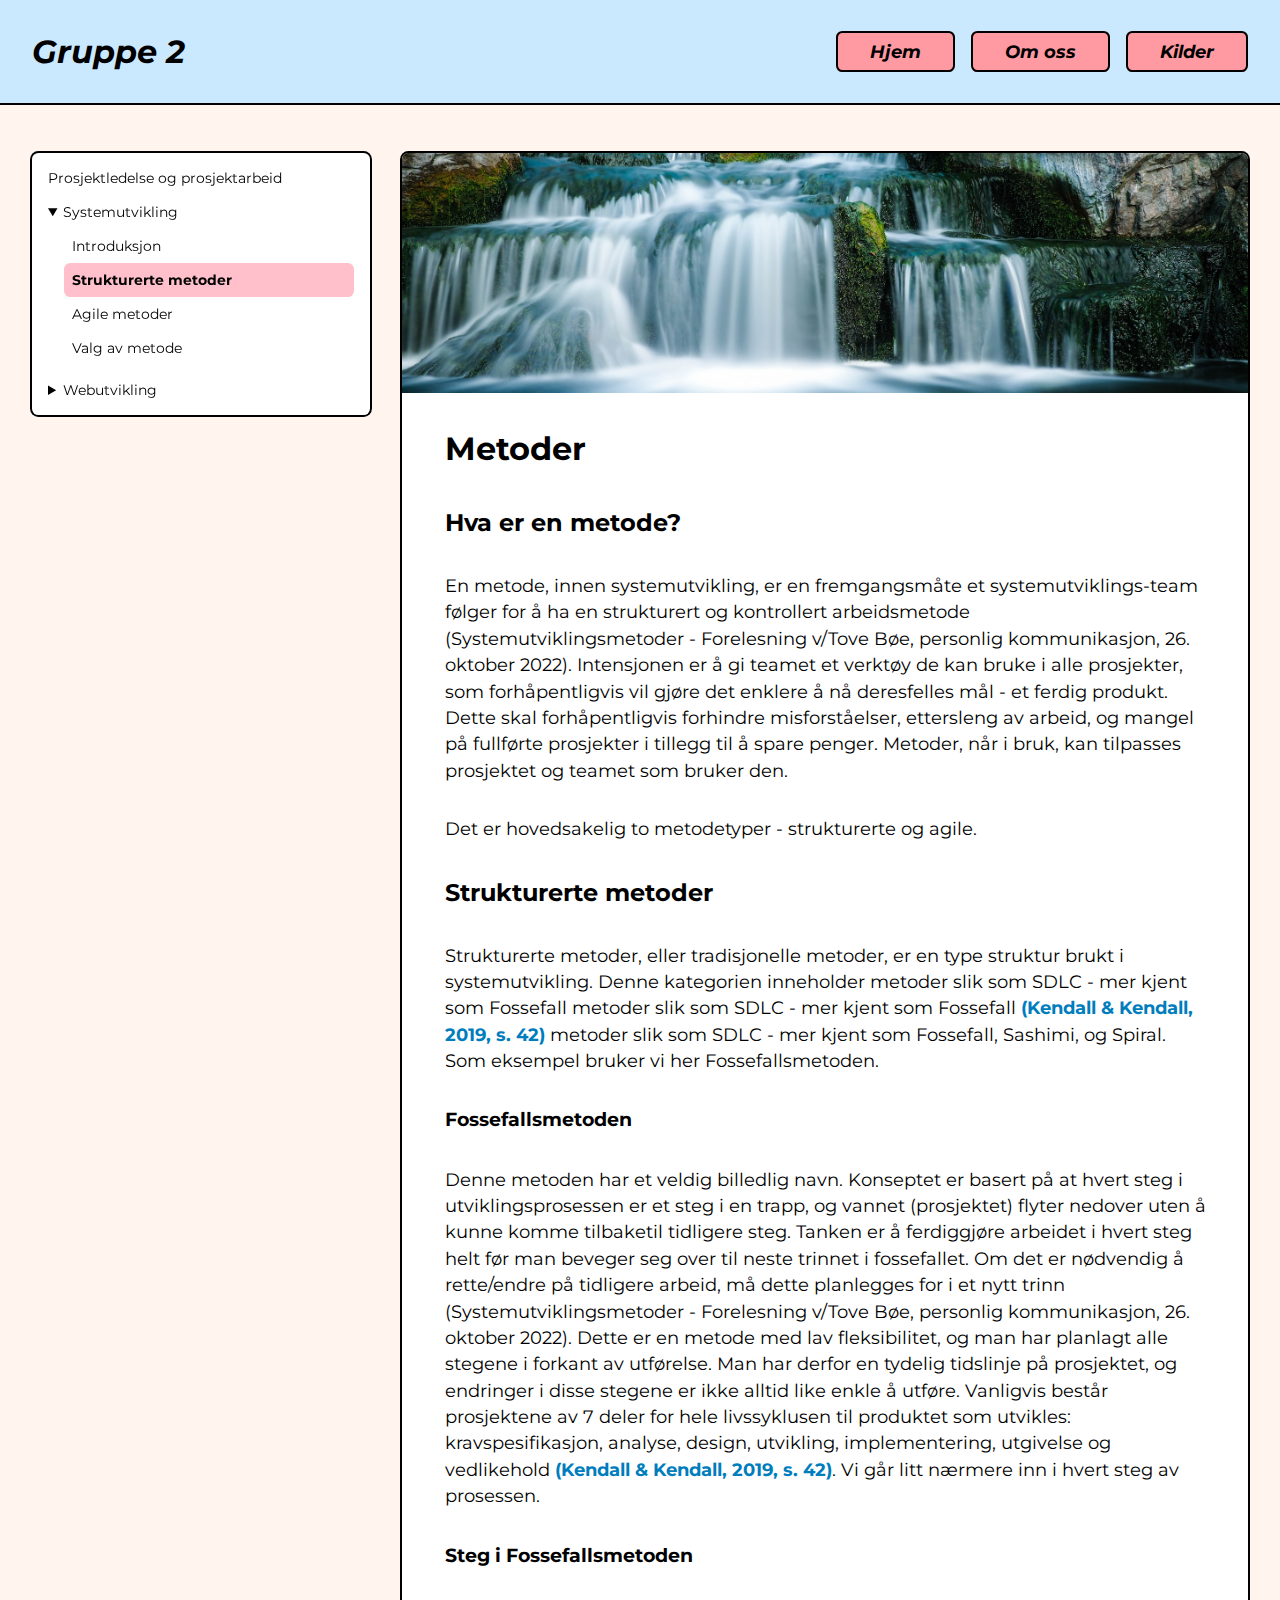
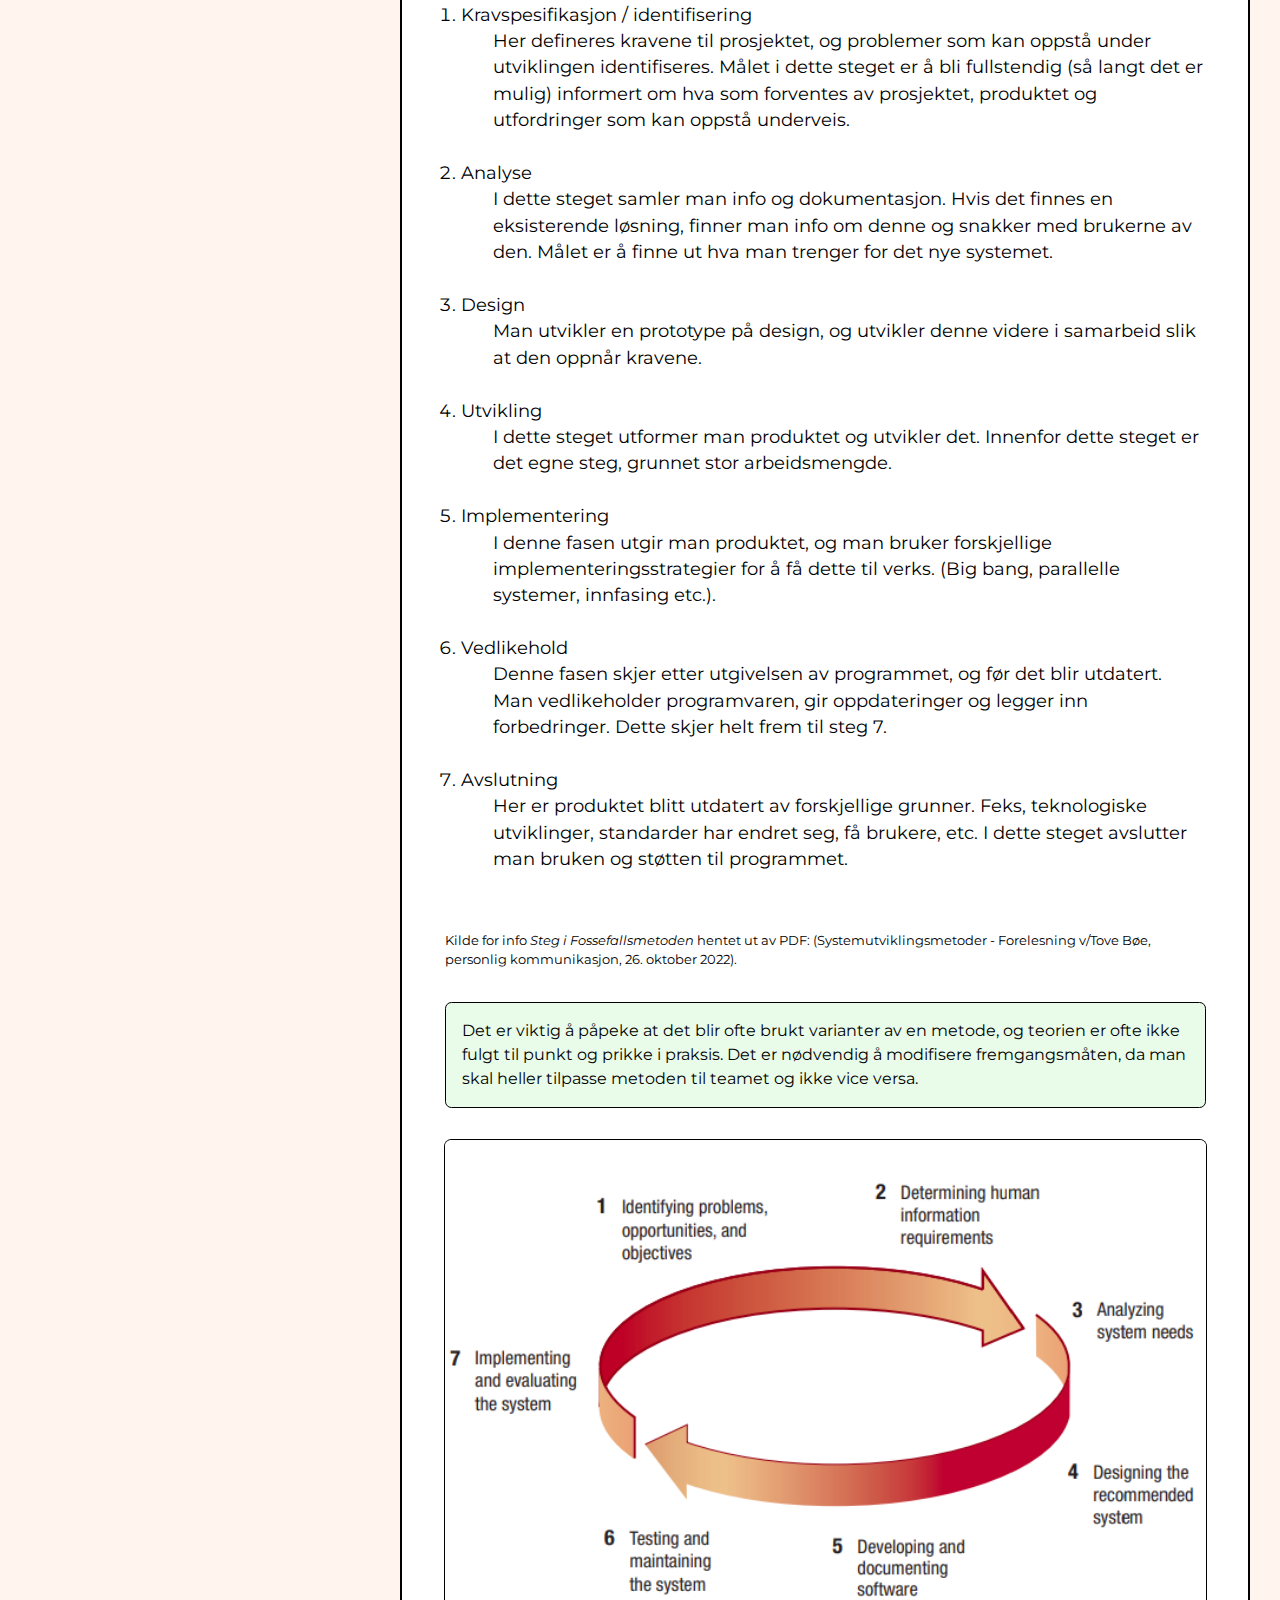
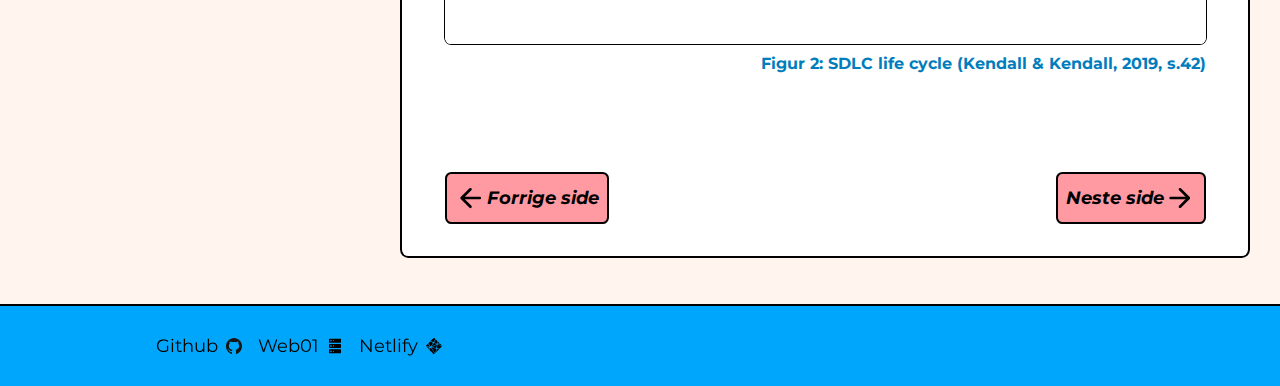
<file: pages/strukturerte-metoder.html>
<!DOCTYPE html>
<html lang="no">
  <head>
    <meta charset="UTF-8" />
    <meta name="description" content="Strukturerte metoder" />
    <meta name="author" content="IT og ledelse, Gruppe 2" />
    <meta http-equiv="X-UA-Compatible" content="IE=edge" />
    <meta name="viewport" content="width=device-width, initial-scale=1.0" />
    <title>Strukturerte metoder</title>
    <link rel="stylesheet" href="../style.css" />
    <script defer src="../main.js"></script>
  </head>
  <body class="body">
    <div class="accessibility-link__container">
      <a href="#main" class="accessibility-link__content">
        Gå til hovedinnhold
      </a>
    </div>
    <header class="body__header">
      <div class="header__container header__container--wide">
        <h3 class="logo">
          <a href="../"> Gruppe 2 </a>
        </h3>

        <button
          class="button button--pink button--no-padding nav__button nav__button--open"
        >
          <img
            src="../public/sidebar-menu-open.svg"
            alt="Open sidebar"
            height="32"
            width="32"
          />
        </button>

        <nav class="nav preload">
          <button
            class="button button--pink button--no-padding nav__button nav__button--close"
          >
            <img
              src="../public/sidebar-menu-close.svg"
              alt="Close sidebar"
              height="32"
              width="32"
            />
          </button>

          <ul class="nav__links">
            <li class="nav__link">
              <a href="../" class="button button--pink">Hjem</a>
            </li>

            <li class="nav__link">
              <a href="../pages/about.html" class="button button--pink">
                Om oss
              </a>
            </li>

            <li class="nav__link">
              <a href="../pages/sources.html" class="button button--pink"
                >Kilder</a
              >
            </li>
          </ul>
        </nav>
      </div>
    </header>

    <main class="body__main body-background-secondary">
      <section class="article-wrapper">
        <nav class="article__nav-container">
          <div class="article__nav">
            <ul>
              <li>
                <a href="../pages/prosjektledelse-og-prosjektarbeid.html">
                  Prosjektledelse og prosjektarbeid
                </a>
              </li>
              <li>
                <details>
                  <summary>Systemutvikling</summary>
                  <ul>
                    <li>
                      <a href="../pages/system-utvikling.html">Introduksjon</a>
                    </li>
                    <li>
                      <a href="../pages/strukturerte-metoder.html"
                        >Strukturerte metoder</a
                      >
                    </li>
                    <li>
                      <a href="../pages/agile-metoder.html">Agile metoder</a>
                    </li>
                    <li>
                      <a href="../pages/valg-av-metode.html">Valg av metode</a>
                    </li>
                  </ul>
                </details>
              </li>
              <li>
                <details>
                  <summary>Webutvikling</summary>
                  <ul>
                    <li>
                      <a href="../pages/webutvikling.html">Introduksjon</a>
                    </li>
                    <li>
                      <a href="../pages/fase-1.html"
                        >Fase 1: Analysere og forstå</a
                      >
                    </li>
                    <li>
                      <a href="../pages/fase-2.html"
                        >Fase 2: Designe og utforske</a
                      >
                    </li>
                    <li>
                      <a href="../pages/html-og-css.html"
                        >Fase 3: Implementere</a
                      >
                    </li>
                  </ul>
                </details>
              </li>
            </ul>
          </div>
        </nav>

        <article id="main" class="article">
          <div class="article__image-header">
            <img
              src="../public/waterfall.jpg"
              alt="Bilde av en leke-elefant som programmerer PHP."
            />
          </div>
          <div class="article__content">
            <h1>Metoder</h1>
            <h2>Hva er en metode?</h2>
            <p>
              En metode, innen systemutvikling, er en fremgangsmåte et
              systemutviklings-team følger for å ha en strukturert og
              kontrollert arbeidsmetode (Systemutviklingsmetoder - Forelesning
              v/Tove Bøe, personlig kommunikasjon, 26. oktober 2022).
              Intensjonen er å gi teamet et verktøy de kan bruke i alle
              prosjekter, som forhåpentligvis vil gjøre det enklere å nå
              deresfelles mål - et ferdig produkt. Dette skal forhåpentligvis
              forhindre misforståelser, ettersleng av arbeid, og mangel på
              fullførte prosjekter i tillegg til å spare penger. Metoder, når i
              bruk, kan tilpasses prosjektet og teamet som bruker den.
            </p>

            <p>Det er hovedsakelig to metodetyper - strukturerte og agile.</p>

            <h2>Strukturerte metoder</h2>
            <p>
              Strukturerte metoder, eller tradisjonelle metoder, er en type
              struktur brukt i systemutvikling. Denne kategorien inneholder
              metoder slik som SDLC - mer kjent som Fossefall metoder slik som
              SDLC - mer kjent som Fossefall
              <a href="../pages/sources.html#kendall"
                >(Kendall & Kendall, 2019, s. 42)</a
              >
              metoder slik som SDLC - mer kjent som Fossefall, Sashimi, og
              Spiral. Som eksempel bruker vi her Fossefallsmetoden.
            </p>

            <h3>Fossefallsmetoden</h3>
            <p>
              Denne metoden har et veldig billedlig navn. Konseptet er basert på
              at hvert steg i utviklingsprosessen er et steg i en trapp, og
              vannet (prosjektet) flyter nedover uten å kunne komme tilbaketil
              tidligere steg. Tanken er å ferdiggjøre arbeidet i hvert steg helt
              før man beveger seg over til neste trinnet i fossefallet. Om det
              er nødvendig å rette/endre på tidligere arbeid, må dette
              planlegges for i et nytt trinn (Systemutviklingsmetoder -
              Forelesning v/Tove Bøe, personlig kommunikasjon, 26. oktober
              2022). Dette er en metode med lav fleksibilitet, og man har
              planlagt alle stegene i forkant av utførelse. Man har derfor en
              tydelig tidslinje på prosjektet, og endringer i disse stegene er
              ikke alltid like enkle å utføre. Vanligvis består prosjektene av 7
              deler for hele livssyklusen til produktet som utvikles:
              kravspesifikasjon, analyse, design, utvikling, implementering,
              utgivelse og vedlikehold
              <a href="../pages/sources.html#kendall"
                >(Kendall & Kendall, 2019, s. 42)</a
              >. Vi går litt nærmere inn i hvert steg av prosessen.
            </p>

            <h3>Steg i Fossefallsmetoden</h3>
            <ol>
              <li>
                <p>Kravspesifikasjon / identifisering</p>
                <p class="indenterDisse">
                  Her defineres kravene til prosjektet, og problemer som kan
                  oppstå under utviklingen identifiseres. Målet i dette steget
                  er å bli fullstendig (så langt det er mulig) informert om hva
                  som forventes av prosjektet, produktet og utfordringer som kan
                  oppstå underveis.
                </p>
                <br />
              </li>

              <li>
                <p>Analyse</p>
                <p class="indenterDisse">
                  I dette steget samler man info og dokumentasjon. Hvis det
                  finnes en eksisterende løsning, finner man info om denne og
                  snakker med brukerne av den. Målet er å finne ut hva man
                  trenger for det nye systemet.
                </p>
                <br />
              </li>

              <li>
                <p>Design</p>
                <p class="indenterDisse">
                  Man utvikler en prototype på design, og utvikler denne videre
                  i samarbeid slik at den oppnår kravene.
                </p>
                <br />
              </li>

              <li>
                <p>Utvikling</p>
                <p class="indenterDisse">
                  I dette steget utformer man produktet og utvikler det.
                  Innenfor dette steget er det egne steg, grunnet stor
                  arbeidsmengde.
                </p>
                <br />
              </li>

              <li>
                <p>Implementering</p>
                <p class="indenterDisse">
                  I denne fasen utgir man produktet, og man bruker forskjellige
                  implementeringsstrategier for å få dette til verks. (Big bang,
                  parallelle systemer, innfasing etc.).
                </p>
                <br />
              </li>

              <li>
                <p>Vedlikehold</p>
                <p class="indenterDisse">
                  Denne fasen skjer etter utgivelsen av programmet, og før det
                  blir utdatert. Man vedlikeholder programvaren, gir
                  oppdateringer og legger inn forbedringer. Dette skjer helt
                  frem til steg 7.
                </p>
                <br />
              </li>

              <li>
                <p>Avslutning</p>
                <p class="indenterDisse">
                  Her er produktet blitt utdatert av forskjellige grunner. Feks,
                  teknologiske utviklinger, standarder har endret seg, få
                  brukere, etc. I dette steget avslutter man bruken og støtten
                  til programmet.
                </p>
                <br />
              </li>
            </ol>
            <div style="font-size: small">
              Kilde for info <i>Steg i Fossefallsmetoden</i> hentet ut av PDF:
              (Systemutviklingsmetoder - Forelesning v/Tove Bøe, personlig
              kommunikasjon, 26. oktober 2022).
            </div>

            <aside class="aside--success">
              Det er viktig å påpeke at det blir ofte brukt varianter av en
              metode, og teorien er ofte ikke fulgt til punkt og prikke i
              praksis. Det er nødvendig å modifisere fremgangsmåten, da man skal
              heller tilpasse metoden til teamet og ikke vice versa.
            </aside>

            <div class="article__content-image-with-text">
              <div class="article__content-image">
                <img src="../public/sdlc.png" alt="SDLC LifeCycle" />
              </div>
              <a href="../pages/sources.html#sdlc"
                >Figur 2: SDLC life cycle (Kendall & Kendall, 2019, s.42)</a
              >
            </div>

            <div></div>
            <div class="article__pagination">
              <a
                class="article__pagination-button button button--pink button--no-padding"
                href="../pages/system-utvikling.html"
              >
                <img
                  src="../public/pil-venstre.svg"
                  alt="Pil peker til venstre"
                />
                <p>Forrige side</p>
              </a>
              <a
                class="article__pagination-button button button--pink button--no-padding"
                href="../pages/agile-metoder.html"
              >
                <p>Neste side</p>
                <img src="../public/pil-hoyre.svg" alt="Pil peker til høyre" />
              </a>
            </div>
          </div>
        </article>
      </section>
    </main>

    <!-- footer -->
    <footer class="body__footer">
      <div class="footer__container footer__container--wide">
        <div class="link-row">
          <a
            class="text-with-icon"
            href="https://github.com/201549BL/semester-oppgave"
            target="_blank"
          >
            <p>Github</p>
            <img
              src="../public/github-seeklogo.com.svg"
              alt="Github ikon"
              height="16"
            />
          </a>
          <a
            class="text-with-icon"
            href="https://web01.usn.no/~252547/wes120v/semester-oppgave/"
            target="_blank"
          >
            <p>Web01</p>
            <img src="../public/web-server-icon.svg" alt="Web-server ikon" />
          </a>
          <a
            class="text-with-icon"
            href="https://sweet-melba-39fb82.netlify.app/"
            target="_blank"
          >
            <p>Netlify</p>
            <img src="../public/netlify-icon.svg" alt="Netlify ikon" />
          </a>
        </div>
      </div>
    </footer>
  </body>
</html>
</file>
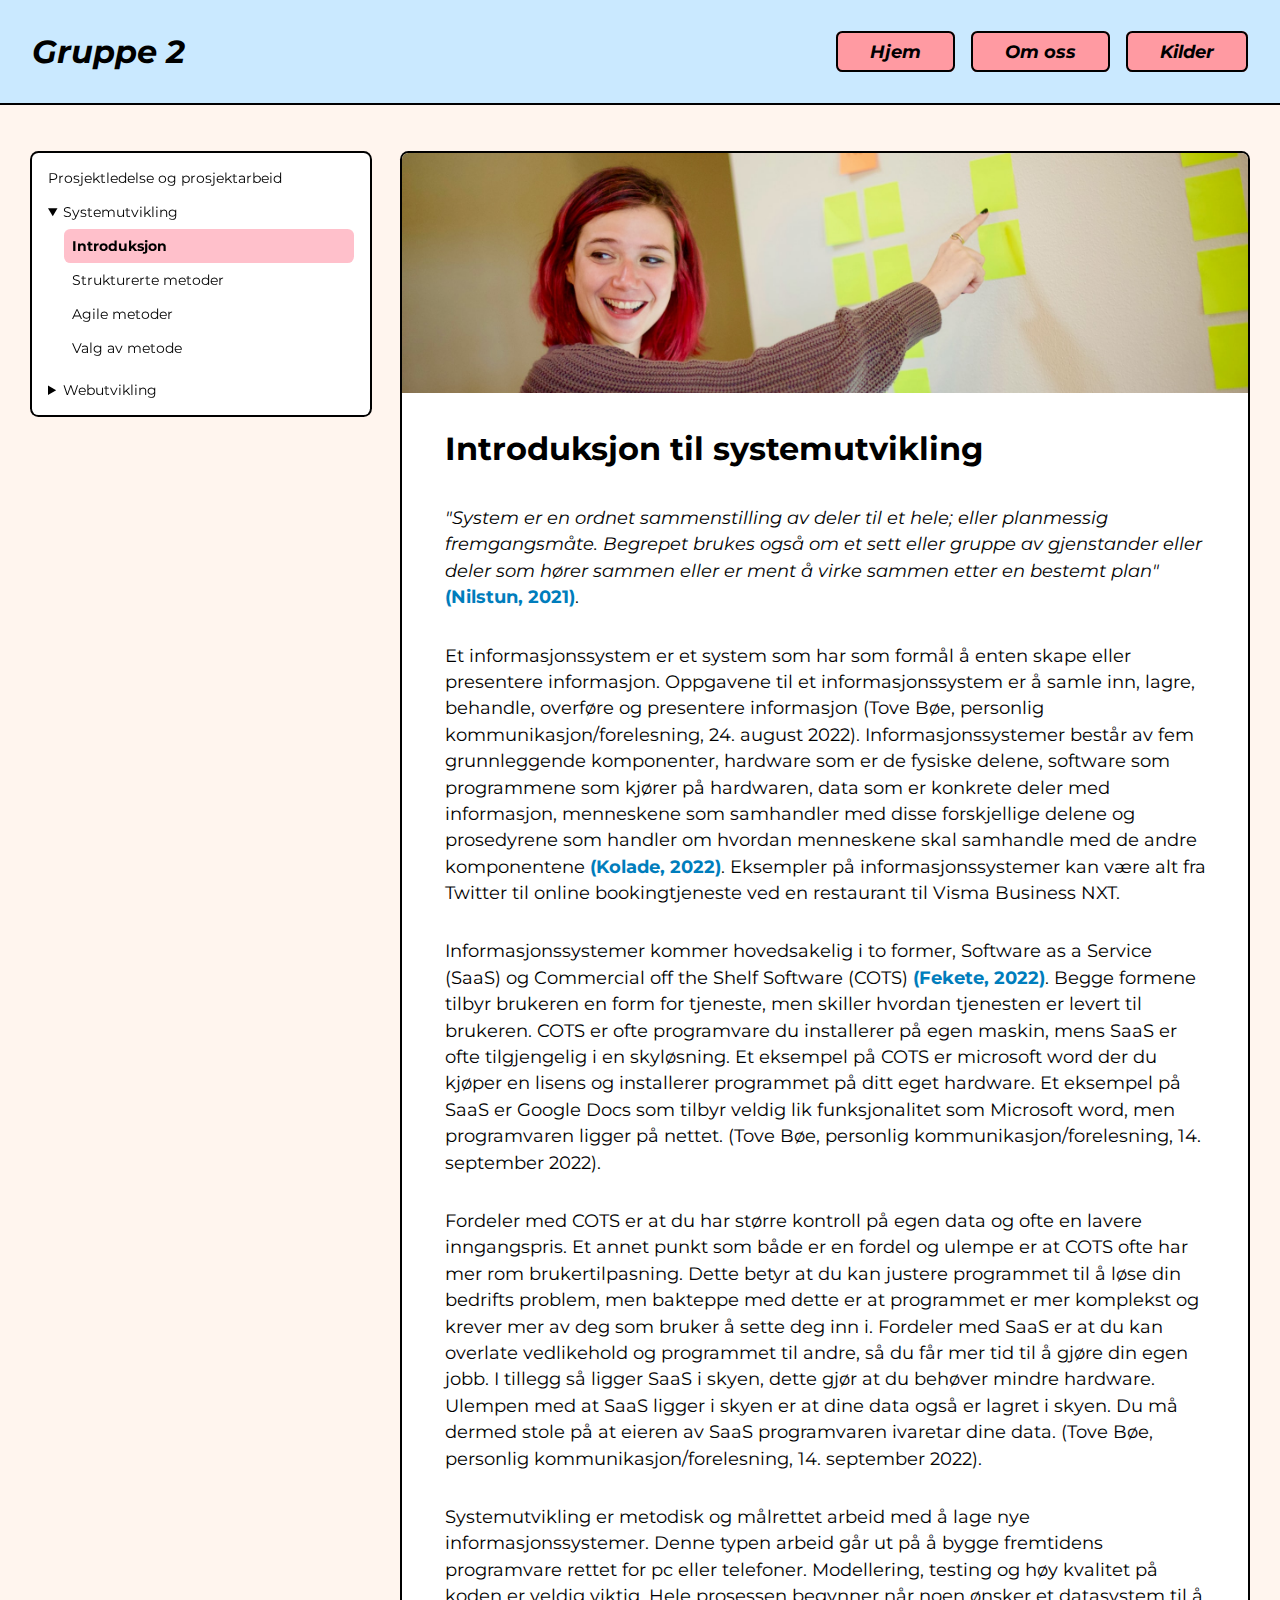
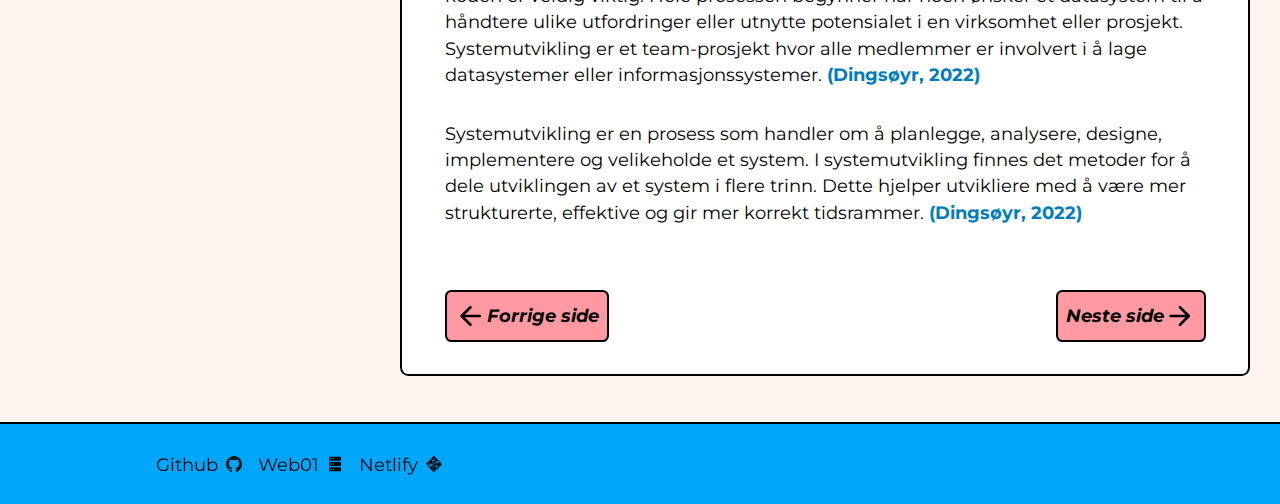
<file: pages/system-utvikling.html>
<!DOCTYPE html>
<html lang="no">
  <head>
    <meta charset="UTF-8" />
    <meta name="description" content="Introduksjon til systemutvikling" />
    <meta name="author" content="IT og ledelse, Gruppe 2" />
    <meta http-equiv="X-UA-Compatible" content="IE=edge" />
    <meta name="viewport" content="width=device-width, initial-scale=1.0" />
    <title>Systemutvikling</title>
    <link rel="stylesheet" href="../style.css" />
    <script defer src="../main.js"></script>
  </head>
  <body class="body">
    <div class="accessibility-link__container">
      <a href="#main" class="accessibility-link__content">
        Gå til hovedinnhold
      </a>
    </div>
    <!-- header -->
    <header class="body__header">
      <div class="header__container header__container--wide">
        <!-- logo  -->
        <h3 class="logo">
          <a href="../"> Gruppe 2 </a>
        </h3>

        <!-- hamburger menu  -->
        <button
          class="button button--pink button--no-padding nav__button nav__button--open"
        >
          <img
            src="../public/sidebar-menu-open.svg"
            alt="Open sidebar"
            height="32"
            width="32"
          />
        </button>

        <!-- navigation  -->
        <nav class="nav preload">
          <button
            class="button button--pink button--no-padding nav__button nav__button--close"
          >
            <img
              src="../public/sidebar-menu-close.svg"
              alt="Close sidebar"
              height="32"
              width="32"
            />
          </button>

          <ul class="nav__links">
            <li class="nav__link">
              <a href="../" class="button button--pink">Hjem</a>
            </li>

            <li class="nav__link">
              <a href="../pages/about.html" class="button button--pink">
                Om oss
              </a>
            </li>

            <li class="nav__link">
              <a href="../pages/sources.html" class="button button--pink"
                >Kilder</a
              >
            </li>
          </ul>
        </nav>
      </div>
    </header>

    <!-- main -->
    <main class="body__main body-background-secondary">
      <section class="article-wrapper">
        <nav class="article__nav-container">
          <div class="article__nav">
            <ul>
              <li>
                <a href="../pages/prosjektledelse-og-prosjektarbeid.html">
                  Prosjektledelse og prosjektarbeid
                </a>
              </li>
              <li>
                <details>
                  <summary>Systemutvikling</summary>
                  <ul>
                    <li>
                      <a href="../pages/system-utvikling.html">Introduksjon</a>
                    </li>
                    <li>
                      <a href="../pages/strukturerte-metoder.html"
                        >Strukturerte metoder</a
                      >
                    </li>
                    <li>
                      <a href="../pages/agile-metoder.html">Agile metoder</a>
                    </li>
                    <li>
                      <a href="../pages/valg-av-metode.html">Valg av metode</a>
                    </li>
                  </ul>
                </details>
              </li>
              <li>
                <details>
                  <summary>Webutvikling</summary>
                  <ul>
                    <li>
                      <a href="../pages/webutvikling.html">Introduksjon</a>
                    </li>
                    <li>
                      <a href="../pages/fase-1.html"
                        >Fase 1: Analysere og forstå</a
                      >
                    </li>
                    <li>
                      <a href="../pages/fase-2.html"
                        >Fase 2: Designe og utforske</a
                      >
                    </li>
                    <li>
                      <a href="../pages/html-og-css.html"
                        >Fase 3: Implementere</a
                      >
                    </li>
                  </ul>
                </details>
              </li>
            </ul>
          </div>
        </nav>
        <article id="main" class="article">
          <div class="article__image-header">
            <img
              src="../public/scrum-image.jpg"
              alt="Et bilde som viser en dame peke på en tavle"
            />
          </div>
          <div class="article__content">
            <h1>Introduksjon til systemutvikling</h1>

            <p>
              <i>
                "System er en ordnet sammenstilling av deler til et hele; eller
                planmessig fremgangsmåte. Begrepet brukes også om et sett eller
                gruppe av gjenstander eller deler som hører sammen eller er ment
                å virke sammen etter en bestemt plan"
              </i>
              <a href="../pages/sources.html#nilstun">(Nilstun, 2021)</a>.
            </p>

            <p>
              Et informasjonssystem er et system som har som formål å enten
              skape eller presentere informasjon. Oppgavene til et
              informasjonssystem er å samle inn, lagre, behandle, overføre og
              presentere informasjon (Tove Bøe, personlig
              kommunikasjon/forelesning, 24. august 2022). Informasjonssystemer
              består av fem grunnleggende komponenter, hardware som er de
              fysiske delene, software som programmene som kjører på hardwaren,
              data som er konkrete deler med informasjon, menneskene som
              samhandler med disse forskjellige delene og prosedyrene som
              handler om hvordan menneskene skal samhandle med de andre
              komponentene
              <a href="../pages/sources.html#kolade">(Kolade, 2022)</a>.
              Eksempler på informasjonssystemer kan være alt fra Twitter til
              online bookingtjeneste ved en restaurant til Visma Business NXT.
            </p>

            <p>
              Informasjonssystemer kommer hovedsakelig i to former, Software as
              a Service (SaaS) og Commercial off the Shelf Software (COTS)
              <a href="../pages/sources.html#fekete"> (Fekete, 2022)</a>. Begge
              formene tilbyr brukeren en form for tjeneste, men skiller hvordan
              tjenesten er levert til brukeren. COTS er ofte programvare du
              installerer på egen maskin, mens SaaS er ofte tilgjengelig i en
              skyløsning. Et eksempel på COTS er microsoft word der du kjøper en
              lisens og installerer programmet på ditt eget hardware. Et
              eksempel på SaaS er Google Docs som tilbyr veldig lik
              funksjonalitet som Microsoft word, men programvaren ligger på
              nettet. (Tove Bøe, personlig kommunikasjon/forelesning, 14.
              september 2022).
            </p>

            <p>
              Fordeler med COTS er at du har større kontroll på egen data og
              ofte en lavere inngangspris. Et annet punkt som både er en fordel
              og ulempe er at COTS ofte har mer rom brukertilpasning. Dette
              betyr at du kan justere programmet til å løse din bedrifts
              problem, men bakteppe med dette er at programmet er mer komplekst
              og krever mer av deg som bruker å sette deg inn i. Fordeler med
              SaaS er at du kan overlate vedlikehold og programmet til andre, så
              du får mer tid til å gjøre din egen jobb. I tillegg så ligger SaaS
              i skyen, dette gjør at du behøver mindre hardware. Ulempen med at
              SaaS ligger i skyen er at dine data også er lagret i skyen. Du må
              dermed stole på at eieren av SaaS programvaren ivaretar dine data.
              (Tove Bøe, personlig kommunikasjon/forelesning, 14. september
              2022).
            </p>

            <p>
              Systemutvikling er metodisk og målrettet arbeid med å lage nye
              informasjonssystemer. Denne typen arbeid går ut på å bygge
              fremtidens programvare rettet for pc eller telefoner. Modellering,
              testing og høy kvalitet på koden er veldig viktig. Hele prosessen
              begynner når noen ønsker et datasystem til å håndtere ulike
              utfordringer eller utnytte potensialet i en virksomhet eller
              prosjekt. Systemutvikling er et team-prosjekt hvor alle medlemmer
              er involvert i å lage datasystemer eller informasjonssystemer.
              <a href="../pages/sources.html#dingsoyr">(Dingsøyr, 2022)</a>
            </p>

            <p>
              Systemutvikling er en prosess som handler om å planlegge,
              analysere, designe, implementere og velikeholde et system. I
              systemutvikling finnes det metoder for å dele utviklingen av et
              system i flere trinn. Dette hjelper utvikliere med å være mer
              strukturerte, effektive og gir mer korrekt tidsrammer.
              <a href="../pages/sources.html#dingsoyr">(Dingsøyr, 2022)</a>
            </p>

            <div class="article__pagination">
              <a
                class="article__pagination-button button button--pink button--no-padding"
                href="../pages/prosjektledelse-og-prosjektarbeid.html"
              >
                <img
                  src="../public/pil-venstre.svg"
                  alt="Pil peker til venstre"
                />
                <p>Forrige side</p>
              </a>
              <a
                class="article__pagination-button button button--pink button--no-padding"
                href="../pages/strukturerte-metoder.html"
              >
                <p>Neste side</p>
                <img src="../public/pil-hoyre.svg" alt="Pil peker til høyre" />
              </a>
            </div>
          </div>
        </article>
      </section>
    </main>

    <!-- footer -->
    <footer class="body__footer">
      <div class="footer__container footer__container--wide">
        <div class="link-row">
          <a
            class="text-with-icon"
            href="https://github.com/201549BL/semester-oppgave"
            target="_blank"
          >
            <p>Github</p>
            <img
              src="../public/github-seeklogo.com.svg"
              alt="Github ikon"
              height="16"
            />
          </a>
          <a
            class="text-with-icon"
            href="https://web01.usn.no/~252547/wes120v/semester-oppgave/"
            target="_blank"
          >
            <p>Web01</p>
            <img src="../public/web-server-icon.svg" alt="Web-server ikon" />
          </a>
          <a
            class="text-with-icon"
            href="https://sweet-melba-39fb82.netlify.app/"
            target="_blank"
          >
            <p>Netlify</p>
            <img src="../public/netlify-icon.svg" alt="Netlify ikon" />
          </a>
        </div>
      </div>
    </footer>
  </body>
</html>
</file>
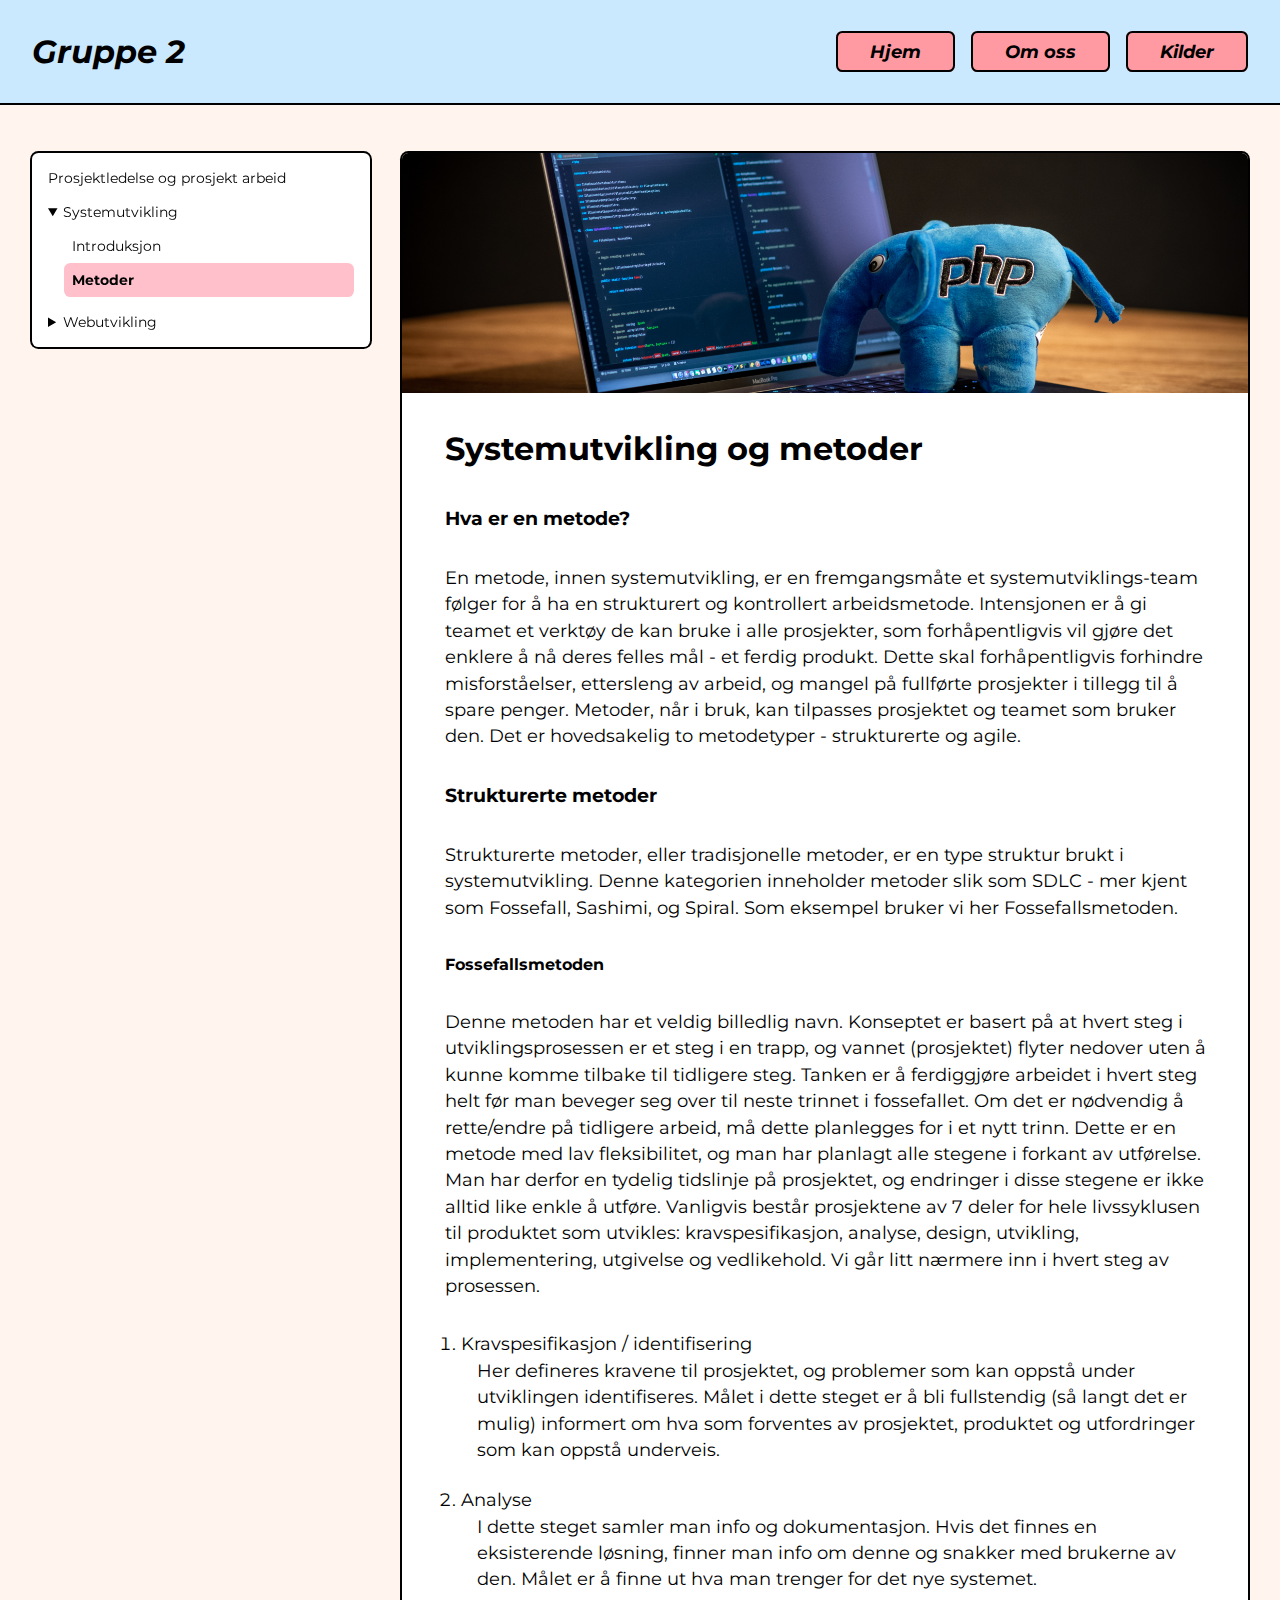
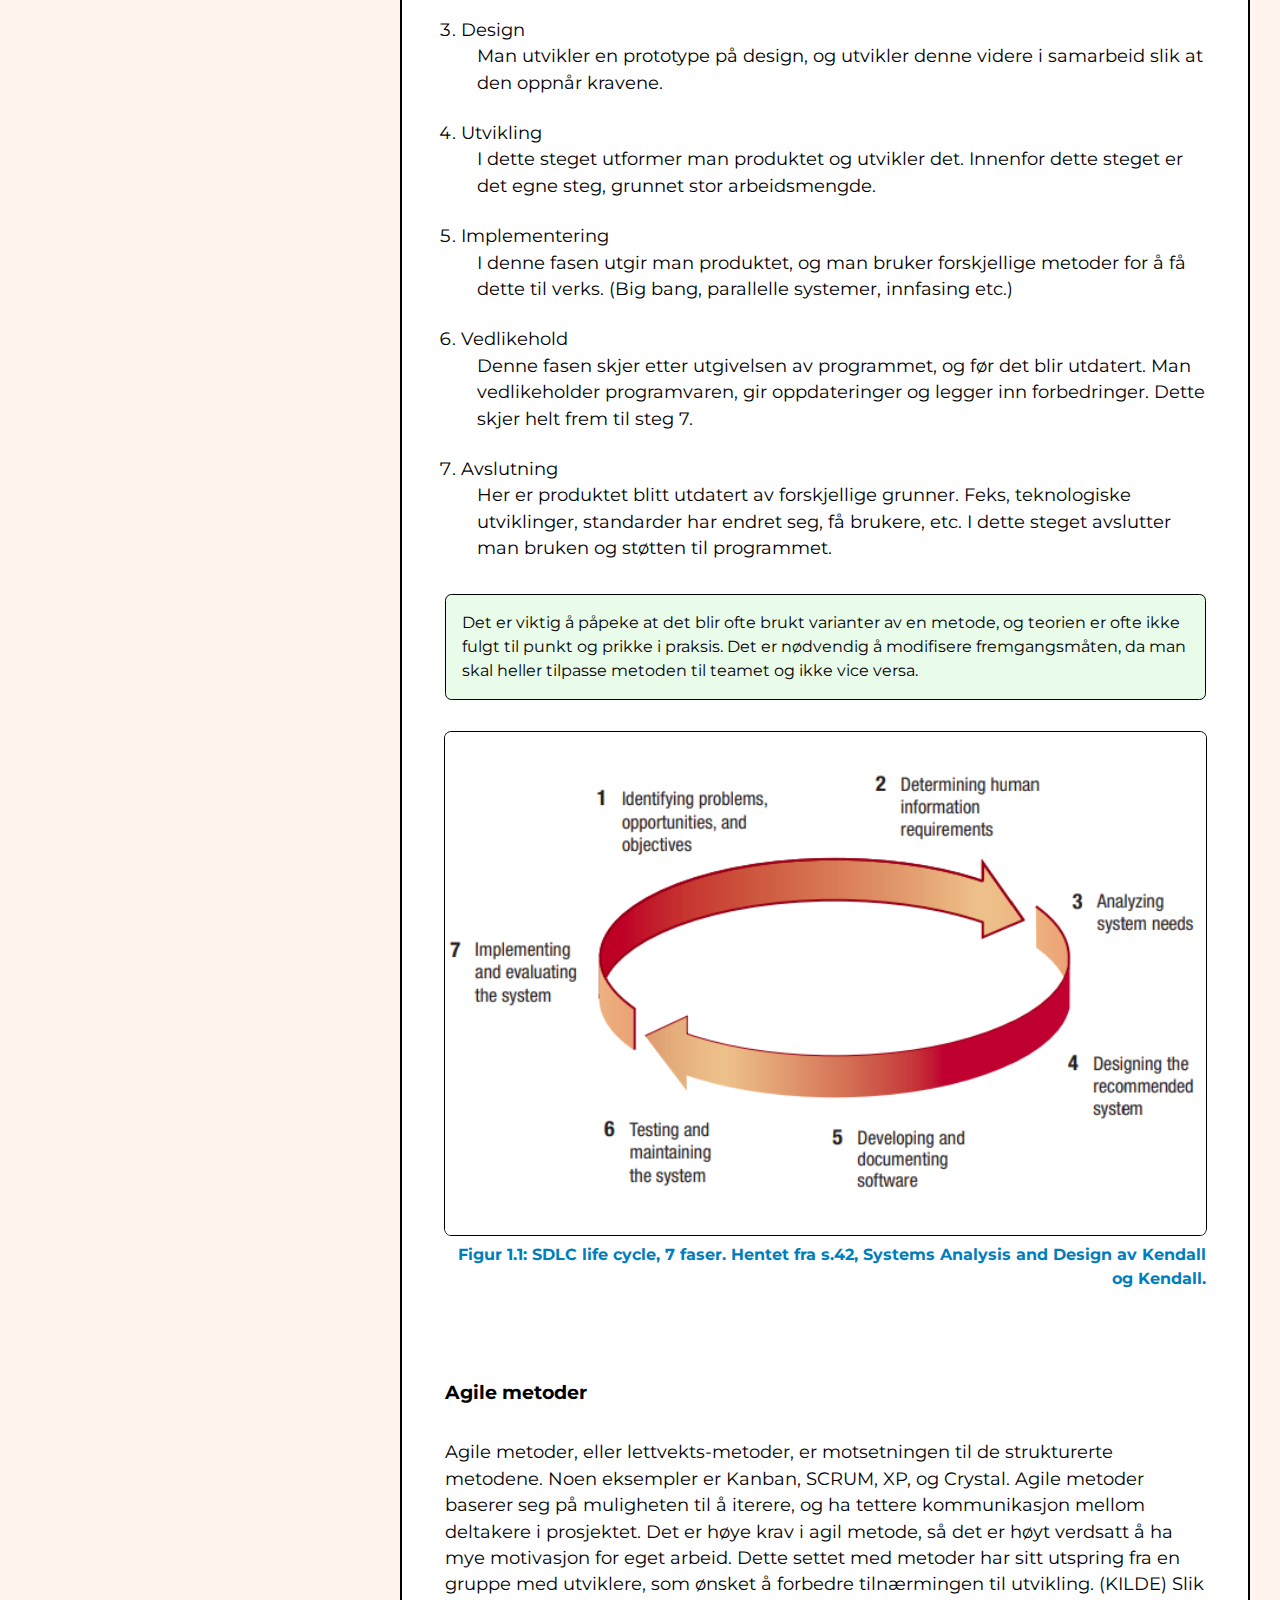
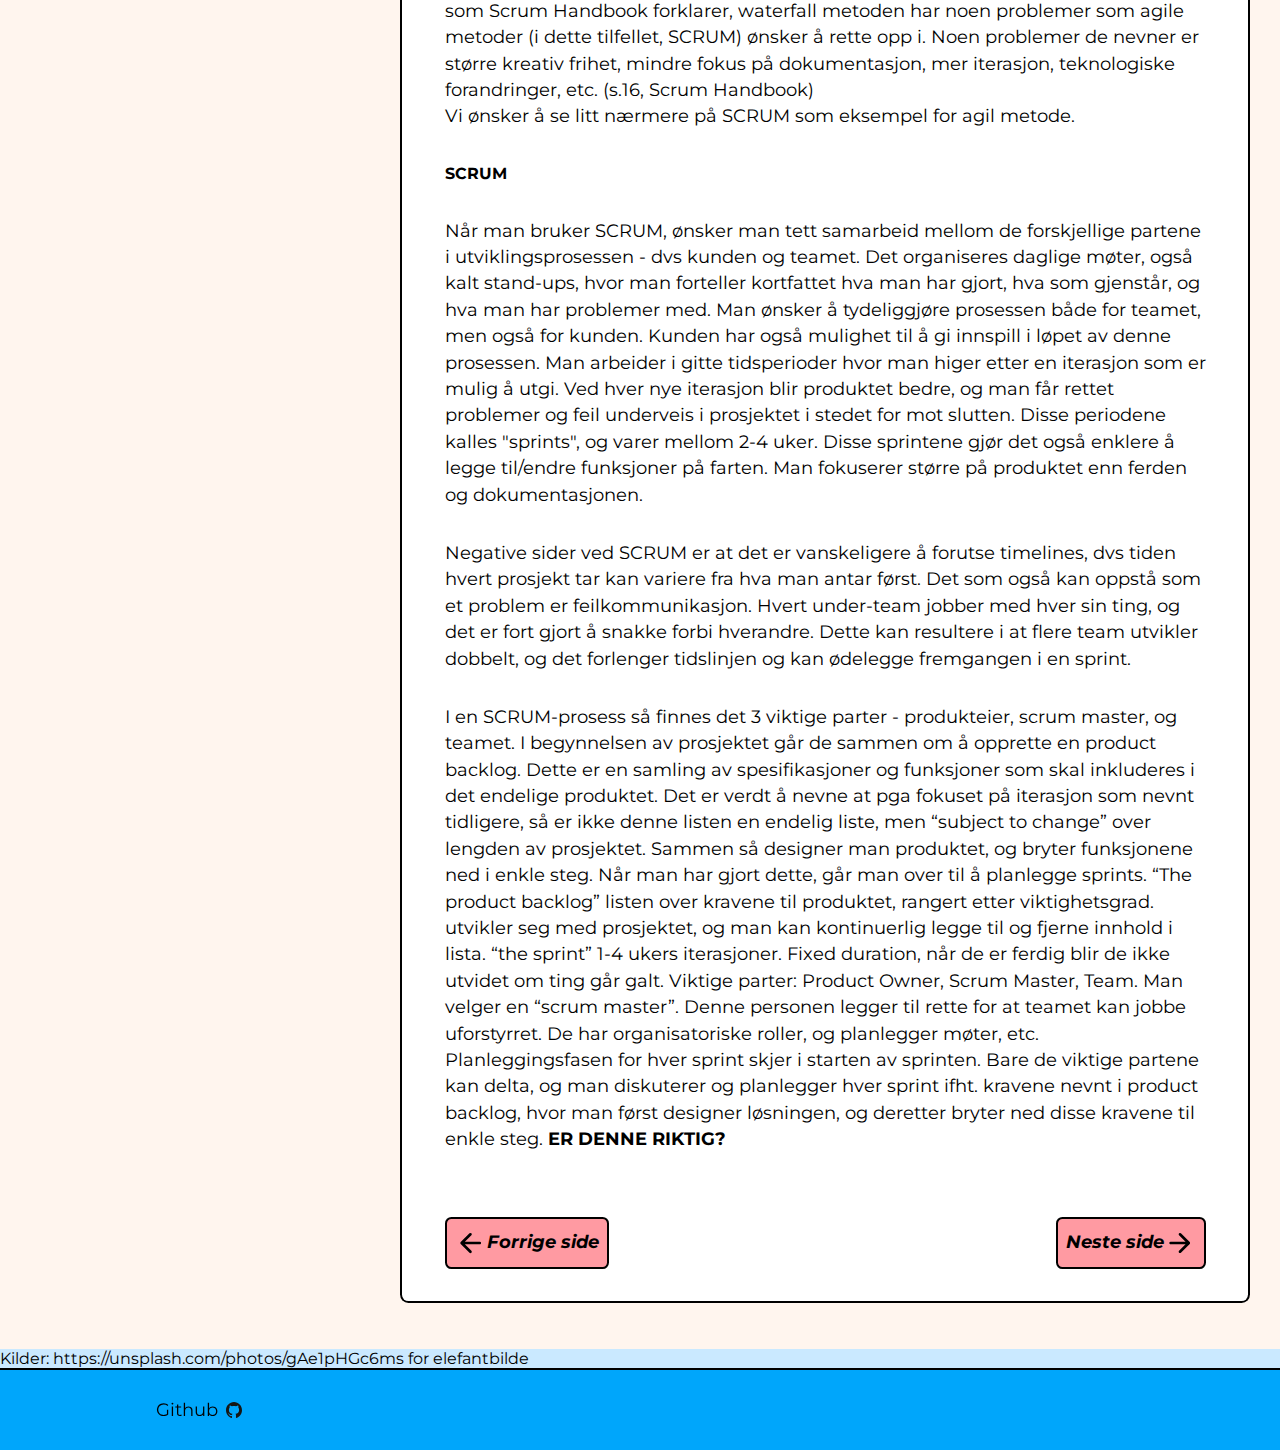
<file: pages/systemutvikling-og-metoder.html>
<!DOCTYPE html>
<html lang="en">
  <head>
    <meta charset="UTF-8" />
    <meta http-equiv="X-UA-Compatible" content="IE=edge" />
    <meta name="viewport" content="width=device-width, initial-scale=1.0" />
    <title>Metoder</title>
    <link rel="stylesheet" href="../style.css" />
    <script defer src="../main.js"></script>
  </head>
  <body class="body">
    <header class="body__header">
      <div class="header__container header__container--wide">
        <h3 class="logo">
          <a href="/"> Gruppe 2 </a>
        </h3>

        <button
          class="button button--pink button--no-padding nav__button nav__button--open"
        >
          <img
            src="../public/sidebar-menu-open.svg"
            alt="Open sidebar"
            height="32px"
            width="32px"
          />
        </button>

        <nav class="nav preload">
          <button
            class="button button--pink button--no-padding nav__button nav__button--close"
          >
            <img
              src="../public/sidebar-menu-close.svg"
              alt="Close sidebar"
              height="32px"
              width="32px"
            />
          </button>

          <ul class="nav__links">
            <li class="nav__link">
              <a href="/" class="button button--pink">Hjem</a>
            </li>

            <li class="nav__link">
              <a href="/pages/about.html" class="button button--pink">
                Om oss
              </a>
            </li>

            <li class="nav__link">
              <a href="/pages/sources.html" class="button button--pink"
                >Kilder</a
              >
            </li>
          </ul>
        </nav>
      </div>
    </header>

    <main class="body__main body-background-secondary">
      <div class="article-wrapper">
        <nav class="article__nav-container">
          <div class="article__nav">
            <ul>
              <li>
                <a href="/pages/prosjektledelse-og-prosjektarbeid.html">
                  Prosjektledelse og prosjekt arbeid
                </a>
              </li>
              <li>
                <details>
                  <summary>Systemutvikling</summary>
                  <ul>
                    <li>
                      <a href="/pages/system-utvikling.html">Introduksjon</a>
                    </li>
                    <li>
                      <a href="/pages/systemutvikling-og-metoder.html"
                        >Metoder</a
                      >
                    </li>
                  </ul>
                </details>
              </li>
              <li>
                <details>
                  <summary>Webutvikling</summary>
                  <ul>
                    <li><a href="/pages/webutvikling.html">Introduksjon</a></li>
                    <li><a href="/pages/fase-1.html">Fase 1</a></li>
                    <li><a href="/pages/fase-2.html">Fase 2</a></li>
                    <li><a href="/pages/html-og-css.html">Fase 3</a></li>
                  </ul>
                </details>
              </li>
            </ul>
          </div>
        </nav>
        <article class="article">
          <div class="article__image-header">
            <img
              src="../public/headerimg.jpg"
              alt="Bilde av en leke-elefant som programmerer PHP."
            />
          </div>
          <div class="article__content">
            <h1>Systemutvikling og metoder</h1>
            <h3>Hva er en metode?</h3>
            <p>
              En metode, innen systemutvikling, er en fremgangsmåte et
              systemutviklings-team følger for å ha en strukturert og
              kontrollert arbeidsmetode. Intensjonen er å gi teamet et verktøy
              de kan bruke i alle prosjekter, som forhåpentligvis vil gjøre det
              enklere å nå deres felles mål - et ferdig produkt. Dette skal
              forhåpentligvis forhindre misforståelser, ettersleng av arbeid, og
              mangel på fullførte prosjekter i tillegg til å spare penger.
              Metoder, når i bruk, kan tilpasses prosjektet og teamet som bruker
              den. Det er hovedsakelig to metodetyper - strukturerte og agile.
            </p>
            <h3>Strukturerte metoder</h3>
            <p>
              Strukturerte metoder, eller tradisjonelle metoder, er en type
              struktur brukt i systemutvikling. Denne kategorien inneholder
              metoder slik som SDLC - mer kjent som Fossefall, Sashimi, og
              Spiral. Som eksempel bruker vi her Fossefallsmetoden.
            </p>

            <h4>Fossefallsmetoden</h4>
            <p>
              Denne metoden har et veldig billedlig navn. Konseptet er basert på
              at hvert steg i utviklingsprosessen er et steg i en trapp, og
              vannet (prosjektet) flyter nedover uten å kunne komme tilbake til
              tidligere steg. Tanken er å ferdiggjøre arbeidet i hvert steg helt
              før man beveger seg over til neste trinnet i fossefallet. Om det
              er nødvendig å rette/endre på tidligere arbeid, må dette
              planlegges for i et nytt trinn. Dette er en metode med lav
              fleksibilitet, og man har planlagt alle stegene i forkant av
              utførelse. Man har derfor en tydelig tidslinje på prosjektet, og
              endringer i disse stegene er ikke alltid like enkle å utføre.
              Vanligvis består prosjektene av 7 deler for hele livssyklusen til
              produktet som utvikles: kravspesifikasjon, analyse, design,
              utvikling, implementering, utgivelse og vedlikehold. Vi går litt
              nærmere inn i hvert steg av prosessen.
            </p>

            <ol>
              <li>Kravspesifikasjon / identifisering</li>
              <p class="indenterDisse">
                Her defineres kravene til prosjektet, og problemer som kan
                oppstå under utviklingen identifiseres. Målet i dette steget er
                å bli fullstendig (så langt det er mulig) informert om hva som
                forventes av prosjektet, produktet og utfordringer som kan
                oppstå underveis.
              </p>
              <br />
              <li>Analyse</li>
              <p class="indenterDisse">
                I dette steget samler man info og dokumentasjon. Hvis det finnes
                en eksisterende løsning, finner man info om denne og snakker med
                brukerne av den. Målet er å finne ut hva man trenger for det nye
                systemet.
              </p>
              <br />
              <li>Design</li>
              <p class="indenterDisse">
                Man utvikler en prototype på design, og utvikler denne videre i
                samarbeid slik at den oppnår kravene.
              </p>
              <br />
              <li>Utvikling</li>
              <p class="indenterDisse">
                I dette steget utformer man produktet og utvikler det. Innenfor
                dette steget er det egne steg, grunnet stor arbeidsmengde.
              </p>
              <br />
              <li>Implementering</li>
              <p class="indenterDisse">
                I denne fasen utgir man produktet, og man bruker forskjellige
                metoder for å få dette til verks. (Big bang, parallelle
                systemer, innfasing etc.)
              </p>
              <br />
              <li>Vedlikehold</li>
              <p class="indenterDisse">
                Denne fasen skjer etter utgivelsen av programmet, og før det
                blir utdatert. Man vedlikeholder programvaren, gir oppdateringer
                og legger inn forbedringer. Dette skjer helt frem til steg 7.
              </p>
              <br />
              <li>Avslutning</li>
              <p class="indenterDisse">
                Her er produktet blitt utdatert av forskjellige grunner. Feks,
                teknologiske utviklinger, standarder har endret seg, få brukere,
                etc. I dette steget avslutter man bruken og støtten til
                programmet.
              </p>
            </ol>
            <aside class="aside aside--success">
              Det er viktig å påpeke at det blir ofte brukt varianter av en
              metode, og teorien er ofte ikke fulgt til punkt og prikke i
              praksis. Det er nødvendig å modifisere fremgangsmåten, da man skal
              heller tilpasse metoden til teamet og ikke vice versa.
            </aside>

            <div class="article__content-image-with-text">
              <div class="article__content-image">
                <img src="/public/sdlc.png" alt="SDCL LifeCycle" />
              </div>
              <a href="/pages/sources.html#"
                >Figur 1.1: SDLC life cycle, 7 faser. Hentet fra s.42, Systems
                Analysis and Design av Kendall og Kendall.</a
              >
            </div>

            <br />

            <h3>Agile metoder</h3>
            <p>
              Agile metoder, eller lettvekts-metoder, er motsetningen til de
              strukturerte metodene. Noen eksempler er Kanban, SCRUM, XP, og
              Crystal. Agile metoder baserer seg på muligheten til å iterere, og
              ha tettere kommunikasjon mellom deltakere i prosjektet. Det er
              høye krav i agil metode, så det er høyt verdsatt å ha mye
              motivasjon for eget arbeid. Dette settet med metoder har sitt
              utspring fra en gruppe med utviklere, som ønsket å forbedre
              tilnærmingen til utvikling. (KILDE) Slik som Scrum Handbook
              forklarer, waterfall metoden har noen problemer som agile metoder
              (i dette tilfellet, SCRUM) ønsker å rette opp i. Noen problemer de
              nevner er større kreativ frihet, mindre fokus på dokumentasjon,
              mer iterasjon, teknologiske forandringer, etc. (s.16, Scrum
              Handbook)
              <br />
              Vi ønsker å se litt nærmere på SCRUM som eksempel for agil metode.
            </p>

            <h4>SCRUM</h4>
            <p>
              Når man bruker SCRUM, ønsker man tett samarbeid mellom de
              forskjellige partene i utviklingsprosessen - dvs kunden og teamet.
              Det organiseres daglige møter, også kalt stand-ups, hvor man
              forteller kortfattet hva man har gjort, hva som gjenstår, og hva
              man har problemer med. Man ønsker å tydeliggjøre prosessen både
              for teamet, men også for kunden. Kunden har også mulighet til å gi
              innspill i løpet av denne prosessen. Man arbeider i gitte
              tidsperioder hvor man higer etter en iterasjon som er mulig å
              utgi. Ved hver nye iterasjon blir produktet bedre, og man får
              rettet problemer og feil underveis i prosjektet i stedet for mot
              slutten. Disse periodene kalles "sprints", og varer mellom 2-4
              uker. Disse sprintene gjør det også enklere å legge til/endre
              funksjoner på farten. Man fokuserer større på produktet enn ferden
              og dokumentasjonen.
            </p>

            <p>
              Negative sider ved SCRUM er at det er vanskeligere å forutse
              timelines, dvs tiden hvert prosjekt tar kan variere fra hva man
              antar først. Det som også kan oppstå som et problem er
              feilkommunikasjon. Hvert under-team jobber med hver sin ting, og
              det er fort gjort å snakke forbi hverandre. Dette kan resultere i
              at flere team utvikler dobbelt, og det forlenger tidslinjen og kan
              ødelegge fremgangen i en sprint.
            </p>

            <p>
              I en SCRUM-prosess så finnes det 3 viktige parter - produkteier,
              scrum master, og teamet. I begynnelsen av prosjektet går de sammen
              om å opprette en product backlog. Dette er en samling av
              spesifikasjoner og funksjoner som skal inkluderes i det endelige
              produktet. Det er verdt å nevne at pga fokuset på iterasjon som
              nevnt tidligere, så er ikke denne listen en endelig liste, men
              “subject to change” over lengden av prosjektet. Sammen så designer
              man produktet, og bryter funksjonene ned i enkle steg. Når man har
              gjort dette, går man over til å planlegge sprints. “The product
              backlog” listen over kravene til produktet, rangert etter
              viktighetsgrad. utvikler seg med prosjektet, og man kan
              kontinuerlig legge til og fjerne innhold i lista. “the sprint” 1-4
              ukers iterasjoner. Fixed duration, når de er ferdig blir de ikke
              utvidet om ting går galt. Viktige parter: Product Owner, Scrum
              Master, Team. Man velger en “scrum master”. Denne personen legger
              til rette for at teamet kan jobbe uforstyrret. De har
              organisatoriske roller, og planlegger møter, etc.
              Planleggingsfasen for hver sprint skjer i starten av sprinten.
              Bare de viktige partene kan delta, og man diskuterer og planlegger
              hver sprint ifht. kravene nevnt i product backlog, hvor man først
              designer løsningen, og deretter bryter ned disse kravene til enkle
              steg. <strong>ER DENNE RIKTIG?</strong>
            </p>
            <div class="article__pagination">
              <a
                class="article__pagination-button button button--pink button--no-padding"
                href="/pages/system-utvikling.html"
              >
                <img src="/public/pil-venstre.svg" alt="" />
                <p>Forrige side</p>
              </a>
              <a
                class="article__pagination-button button button--pink button--no-padding"
                href="/pages/webutvikling.html"
              >
                <p>Neste side</p>
                <img src="/public/pil-hoyre.svg" alt="" />
              </a>
            </div>
          </div>
        </article>
      </div>
    </main>

    Kilder: https://unsplash.com/photos/gAe1pHGc6ms for elefantbilde
    <!-- footer -->
    <footer class="body__footer">
      <div class="footer__container">
        <a
          class="text-with-icon"
          href="https://github.com/201549BL/semester-oppgave"
        >
          <p>Github</p>
          <img src="/public/github-seeklogo.com.svg" alt="Github icon" />
        </a>
      </div>
    </footer>
  </body>
</html>
</file>
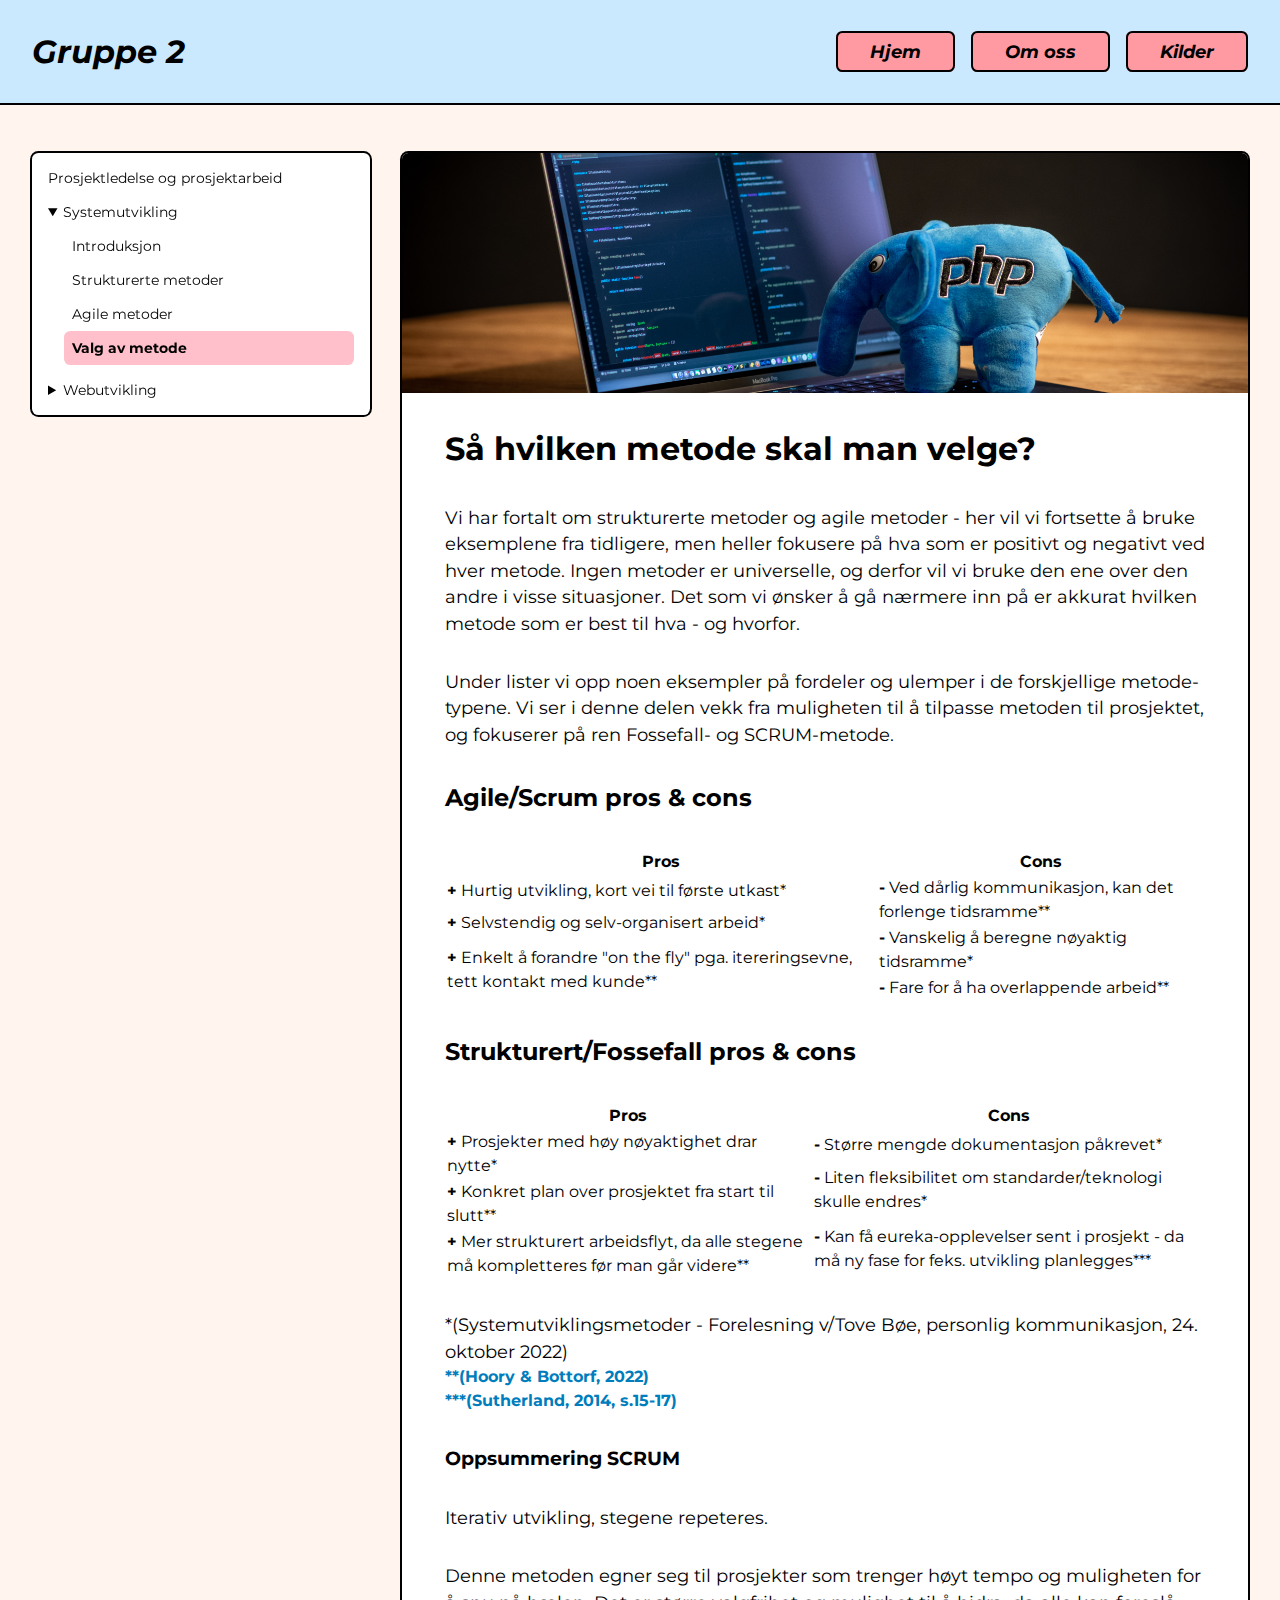
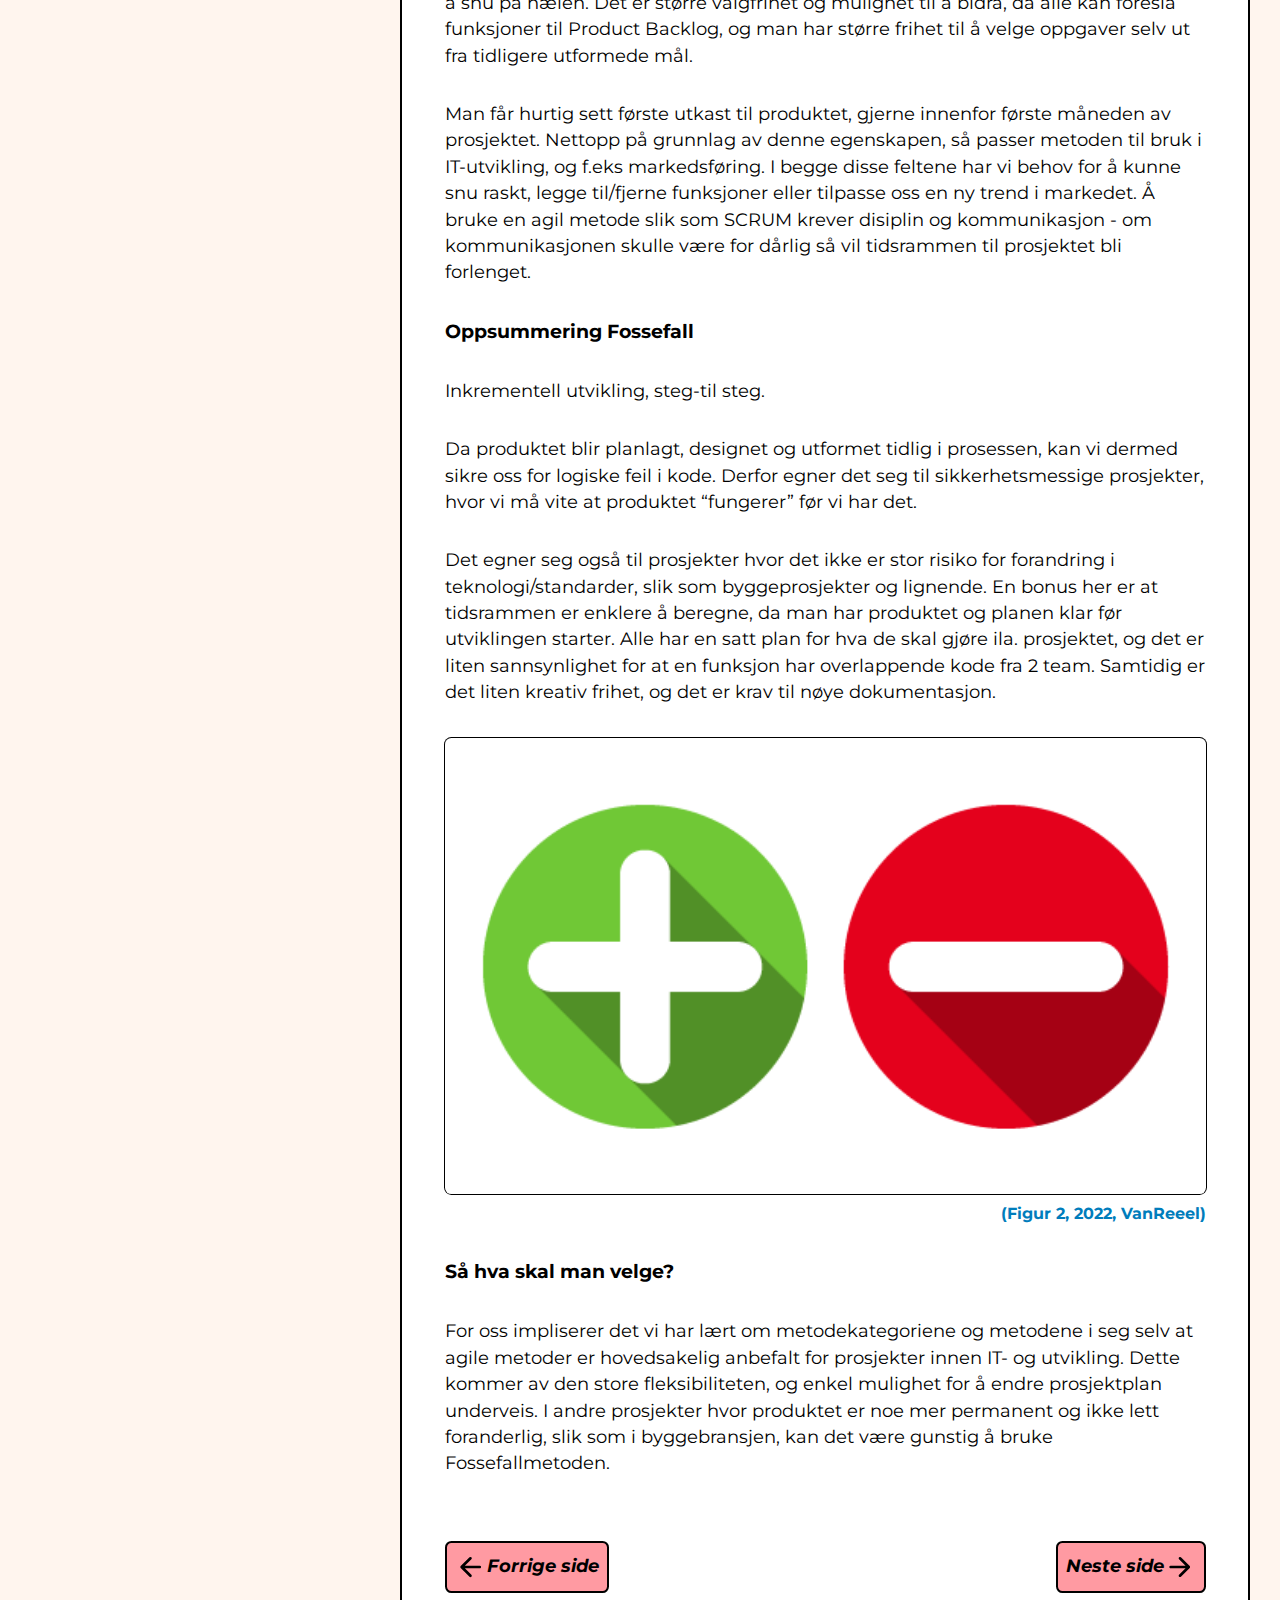
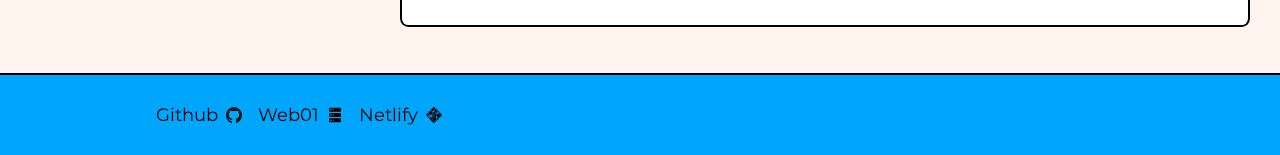
<file: pages/valg-av-metode.html>
<!DOCTYPE html>
<html lang="no">
  <head>
    <meta charset="UTF-8" />
    <meta name="description" content="Valg av metode" />
    <meta name="author" content="IT og ledelse, Gruppe 2" />
    <meta http-equiv="X-UA-Compatible" content="IE=edge" />
    <meta name="viewport" content="width=device-width, initial-scale=1.0" />
    <title>Valg av metode</title>
    <link rel="stylesheet" href="../style.css" />
    <script defer src="../main.js"></script>
  </head>
  <body class="body">
    <div class="accessibility-link__container">
      <a href="#main" class="accessibility-link__content">
        Gå til hovedinnhold
      </a>
    </div>
    <header class="body__header">
      <div class="header__container header__container--wide">
        <h3 class="logo">
          <a href="../"> Gruppe 2 </a>
        </h3>

        <button
          class="button button--pink button--no-padding nav__button nav__button--open"
        >
          <img
            src="../public/sidebar-menu-open.svg"
            alt="Open sidebar"
            height="32"
            width="32"
          />
        </button>

        <nav class="nav preload">
          <button
            class="button button--pink button--no-padding nav__button nav__button--close"
          >
            <img
              src="../public/sidebar-menu-close.svg"
              alt="Close sidebar"
              height="32"
              width="32"
            />
          </button>

          <ul class="nav__links">
            <li class="nav__link">
              <a href="../" class="button button--pink">Hjem</a>
            </li>

            <li class="nav__link">
              <a href="../pages/about.html" class="button button--pink">
                Om oss
              </a>
            </li>

            <li class="nav__link">
              <a href="../pages/sources.html" class="button button--pink"
                >Kilder</a
              >
            </li>
          </ul>
        </nav>
      </div>
    </header>

    <main class="body__main body-background-secondary">
      <section class="article-wrapper">
        <nav class="article__nav-container">
          <div class="article__nav">
            <ul>
              <li>
                <a href="../pages/prosjektledelse-og-prosjektarbeid.html">
                  Prosjektledelse og prosjektarbeid
                </a>
              </li>
              <li>
                <details>
                  <summary>Systemutvikling</summary>
                  <ul>
                    <li>
                      <a href="../pages/system-utvikling.html">Introduksjon</a>
                    </li>
                    <li>
                      <a href="../pages/strukturerte-metoder.html"
                        >Strukturerte metoder</a
                      >
                    </li>
                    <li>
                      <a href="../pages/agile-metoder.html">Agile metoder</a>
                    </li>
                    <li>
                      <a href="../pages/valg-av-metode.html">Valg av metode</a>
                    </li>
                  </ul>
                </details>
              </li>
              <li>
                <details>
                  <summary>Webutvikling</summary>
                  <ul>
                    <li>
                      <a href="../pages/webutvikling.html">Introduksjon</a>
                    </li>
                    <li>
                      <a href="../pages/fase-1.html"
                        >Fase 1: Analysere og forstå</a
                      >
                    </li>
                    <li>
                      <a href="../pages/fase-2.html"
                        >Fase 2: Designe og utforske</a
                      >
                    </li>
                    <li>
                      <a href="../pages/html-og-css.html"
                        >Fase 3: Implementere</a
                      >
                    </li>
                  </ul>
                </details>
              </li>
            </ul>
          </div>
        </nav>

        <article id="main" class="article">
          <div class="article__image-header">
            <img
              src="../public/headerimg.jpg"
              alt="Bilde av en leke-elefant som programmerer PHP."
            />
          </div>
          <div class="article__content">
            <h1>Så hvilken metode skal man velge?</h1>
            <p>
              Vi har fortalt om strukturerte metoder og agile metoder - her vil
              vi fortsette å bruke eksemplene fra tidligere, men heller fokusere
              på hva som er positivt og negativt ved hver metode. Ingen metoder
              er universelle, og derfor vil vi bruke den ene over den andre i
              visse situasjoner. Det som vi ønsker å gå nærmere inn på er
              akkurat hvilken metode som er best til hva - og hvorfor.
            </p>
            <p>
              Under lister vi opp noen eksempler på fordeler og ulemper i de
              forskjellige metode-typene. Vi ser i denne delen vekk fra
              muligheten til å tilpasse metoden til prosjektet, og fokuserer på
              ren Fossefall- og SCRUM-metode.
            </p>

            <h2>Agile/Scrum pros & cons</h2>

            <div class="table-container">
              <table>
                <thead>
                  <tr>
                    <th>Pros</th>
                  </tr>
                </thead>
                <tbody>
                  <tr>
                    <td>
                      <b>+</b> Hurtig utvikling, kort vei til første utkast*
                    </td>
                  </tr>
                  <tr>
                    <td><b>+</b> Selvstendig og selv-organisert arbeid*</td>
                  </tr>
                  <tr>
                    <td>
                      <b>+</b> Enkelt å forandre "on the fly" pga.
                      itereringsevne, tett kontakt med kunde**
                    </td>
                  </tr>
                </tbody>
              </table>

              <table>
                <thead>
                  <tr>
                    <th>Cons</th>
                  </tr>
                </thead>
                <tbody>
                  <tr>
                    <td>
                      <b>-</b> Ved dårlig kommunikasjon, kan det forlenge
                      tidsramme**
                    </td>
                  </tr>
                  <tr>
                    <td><b>-</b> Vanskelig å beregne nøyaktig tidsramme*</td>
                  </tr>
                  <tr>
                    <td><b>-</b> Fare for å ha overlappende arbeid**</td>
                  </tr>
                </tbody>
              </table>
            </div>

            <h2>Strukturert/Fossefall pros & cons</h2>

            <div class="table-container">
              <table class="">
                <thead>
                  <tr>
                    <th>Pros</th>
                  </tr>
                </thead>
                <tbody>
                  <tr>
                    <td><b>+</b> Prosjekter med høy nøyaktighet drar nytte*</td>
                  </tr>
                  <tr>
                    <td>
                      <b>+</b> Konkret plan over prosjektet fra start til
                      slutt**
                    </td>
                  </tr>
                  <tr>
                    <td>
                      <b>+</b> Mer strukturert arbeidsflyt, da alle stegene må
                      kompletteres før man går videre**
                    </td>
                  </tr>
                </tbody>
              </table>
              <table class="">
                <thead>
                  <tr>
                    <th>Cons</th>
                  </tr>
                </thead>
                <tbody>
                  <tr>
                    <td><b>-</b> Større mengde dokumentasjon påkrevet*</td>
                  </tr>
                  <tr>
                    <td>
                      <b>-</b> Liten fleksibilitet om standarder/teknologi
                      skulle endres*
                    </td>
                  </tr>
                  <tr>
                    <td>
                      <b>-</b> Kan få eureka-opplevelser sent i prosjekt - da må
                      ny fase for feks. utvikling planlegges***
                    </td>
                  </tr>
                </tbody>
              </table>
            </div>

            <div style="display: flex; flex-direction: column">
              <p>
                *(Systemutviklingsmetoder - Forelesning v/Tove Bøe, personlig
                kommunikasjon, 24. oktober 2022)
              </p>
              <a href="../pages/sources.html#hoory"
                >**(Hoory & Bottorf, 2022)</a
              >
              <a href="../pages/sources.html#sutherland"
                >***(Sutherland, 2014, s.15-17)</a
              >
            </div>

            <h3>Oppsummering SCRUM</h3>
            <p>Iterativ utvikling, stegene repeteres.</p>
            <p>
              Denne metoden egner seg til prosjekter som trenger høyt tempo og
              muligheten for å snu på hælen. Det er større valgfrihet og
              mulighet til å bidra, da alle kan foreslå funksjoner til Product
              Backlog, og man har større frihet til å velge oppgaver selv ut fra
              tidligere utformede mål.
            </p>

            <p>
              Man får hurtig sett første utkast til produktet, gjerne innenfor
              første måneden av prosjektet. Nettopp på grunnlag av denne
              egenskapen, så passer metoden til bruk i IT-utvikling, og f.eks
              markedsføring. I begge disse feltene har vi behov for å kunne snu
              raskt, legge til/fjerne funksjoner eller tilpasse oss en ny trend
              i markedet. Å bruke en agil metode slik som SCRUM krever disiplin
              og kommunikasjon - om kommunikasjonen skulle være for dårlig så
              vil tidsrammen til prosjektet bli forlenget.
            </p>

            <h3>Oppsummering Fossefall</h3>
            <p>Inkrementell utvikling, steg-til steg.</p>

            <p>
              Da produktet blir planlagt, designet og utformet tidlig i
              prosessen, kan vi dermed sikre oss for logiske feil i kode. Derfor
              egner det seg til sikkerhetsmessige prosjekter, hvor vi må vite at
              produktet “fungerer” før vi har det.
            </p>

            <p>
              Det egner seg også til prosjekter hvor det ikke er stor risiko for
              forandring i teknologi/standarder, slik som byggeprosjekter og
              lignende. En bonus her er at tidsrammen er enklere å beregne, da
              man har produktet og planen klar før utviklingen starter. Alle har
              en satt plan for hva de skal gjøre ila. prosjektet, og det er
              liten sannsynlighet for at en funksjon har overlappende kode fra 2
              team. Samtidig er det liten kreativ frihet, og det er krav til
              nøye dokumentasjon.
            </p>

            <div class="article__content-image-with-text">
              <div class="article__content-image">
                <img src="../public/pros_cons.png" alt="Pluss og minus" />
              </div>
              <a href="../pages/sources.html#vanreeel"
                >(Figur 2, 2022, VanReeel)</a
              >
            </div>

            <h3>Så hva skal man velge?</h3>

            <p>
              For oss impliserer det vi har lært om metodekategoriene og
              metodene i seg selv at agile metoder er hovedsakelig anbefalt for
              prosjekter innen IT- og utvikling. Dette kommer av den store
              fleksibiliteten, og enkel mulighet for å endre prosjektplan
              underveis. I andre prosjekter hvor produktet er noe mer permanent
              og ikke lett foranderlig, slik som i byggebransjen, kan det være
              gunstig å bruke Fossefallmetoden.
            </p>
            <div class="article__pagination">
              <a
                class="article__pagination-button button button--pink button--no-padding"
                href="../pages/agile-metoder.html"
              >
                <img
                  src="../public/pil-venstre.svg"
                  alt="Pil peker til venstre"
                />
                <p>Forrige side</p>
              </a>
              <a
                class="article__pagination-button button button--pink button--no-padding"
                href="../pages/webutvikling.html"
              >
                <p>Neste side</p>
                <img src="../public/pil-hoyre.svg" alt="Pil peker til høyre" />
              </a>
            </div>
          </div>
        </article>
      </section>
    </main>
    <footer class="body__footer">
      <div class="footer__container footer__container--wide">
        <div class="link-row">
          <a
            class="text-with-icon"
            href="https://github.com/201549BL/semester-oppgave"
            target="_blank"
          >
            <p>Github</p>
            <img
              src="../public/github-seeklogo.com.svg"
              alt="Github ikon"
              height="16"
            />
          </a>
          <a
            class="text-with-icon"
            href="https://web01.usn.no/~252547/wes120v/semester-oppgave/"
            target="_blank"
          >
            <p>Web01</p>
            <img src="../public/web-server-icon.svg" alt="Web-server ikon" />
          </a>
          <a
            class="text-with-icon"
            href="https://sweet-melba-39fb82.netlify.app/"
            target="_blank"
          >
            <p>Netlify</p>
            <img src="../public/netlify-icon.svg" alt="Netlify ikon" />
          </a>
        </div>
      </div>
    </footer>
  </body>
</html>
</file>
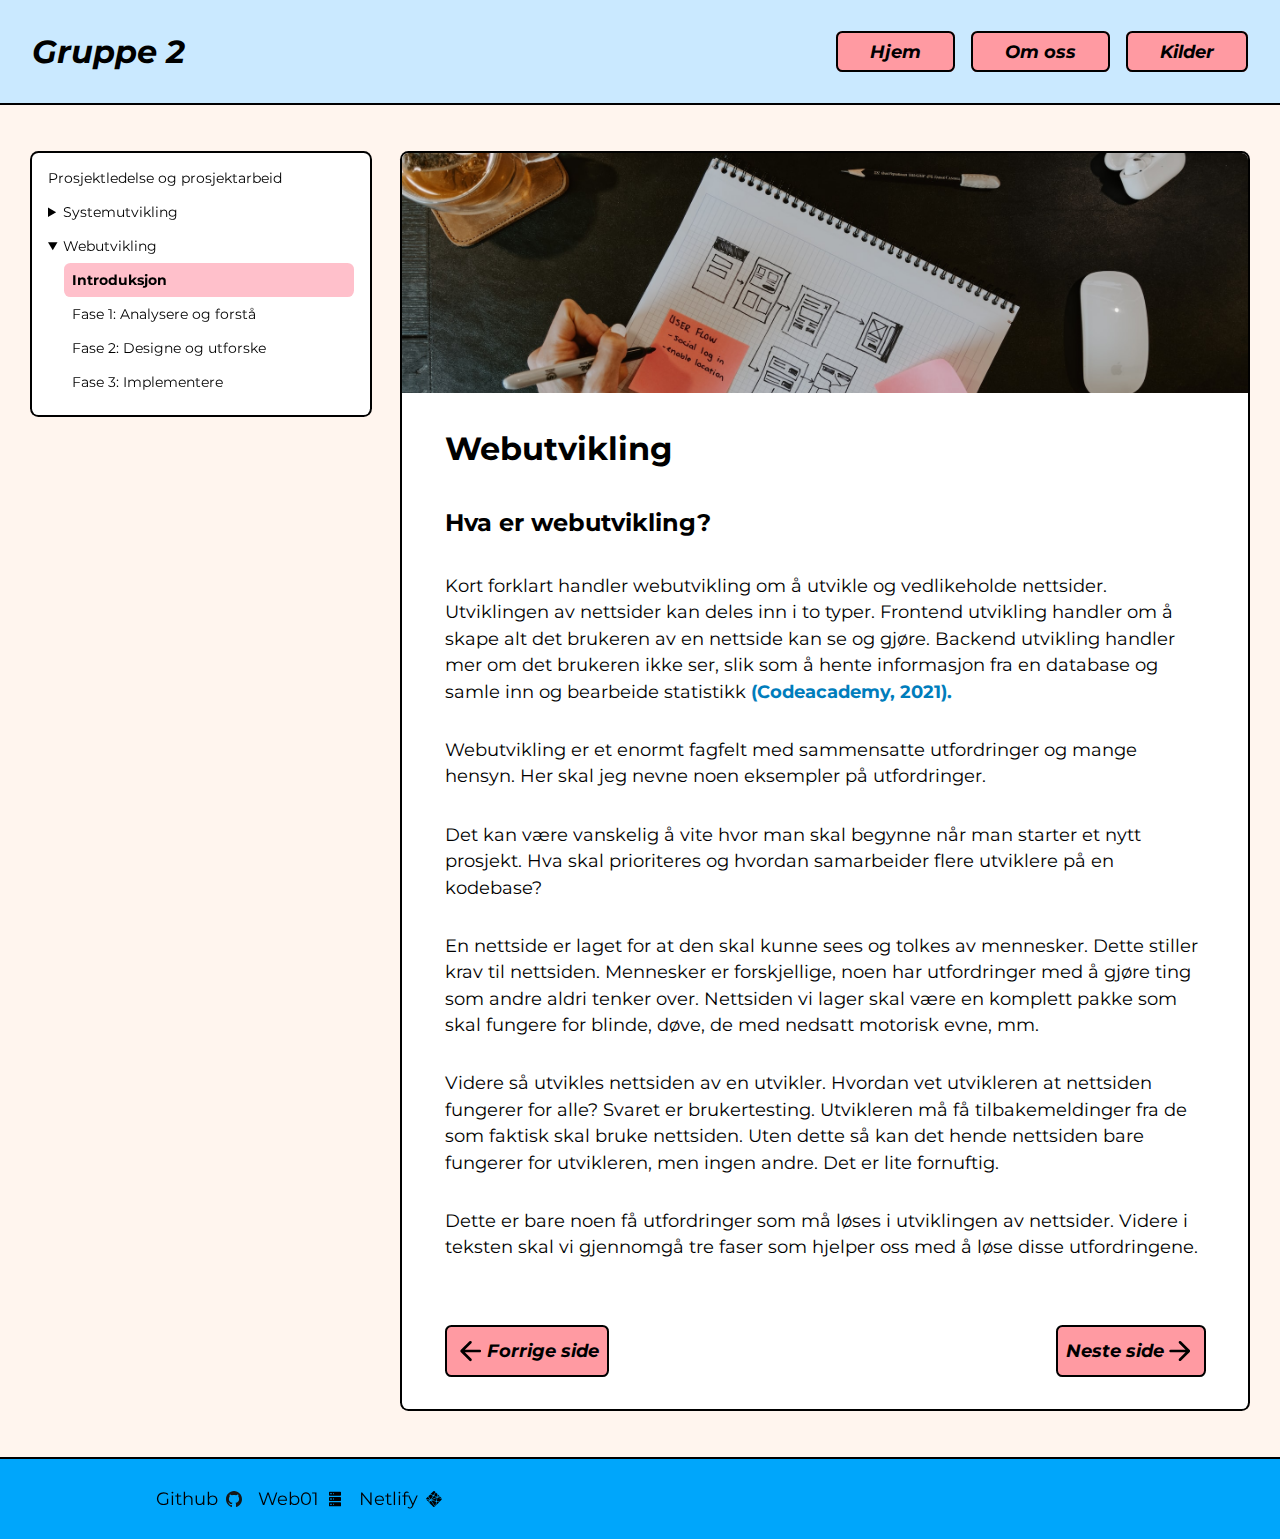
<file: pages/webutvikling.html>
<!DOCTYPE html>
<html lang="no">
  <head>
    <meta charset="UTF-8" />
    <meta name="description" content="Introduksjon til webutvikling" />
    <meta name="author" content="IT og ledelse, Gruppe 2" />
    <meta http-equiv="X-UA-Compatible" content="IE=edge" />
    <meta name="viewport" content="width=device-width, initial-scale=1.0" />
    <title>Webutvikling</title>
    <link rel="stylesheet" href="../style.css" />
    <script defer src="../main.js"></script>
  </head>
  <body class="body">
    <div class="accessibility-link__container">
      <a href="#main" class="accessibility-link__content">
        Gå til hovedinnhold
      </a>
    </div>
    <!-- header -->
    <header class="body__header">
      <div class="header__container header__container--wide">
        <!-- logo  -->
        <h3 class="logo">
          <a href="../"> Gruppe 2 </a>
        </h3>

        <!-- hamburger menu  -->
        <button
          class="button button--pink button--no-padding nav__button nav__button--open"
        >
          <img
            src="../public/sidebar-menu-open.svg"
            alt="Open sidebar"
            height="32"
            width="32"
          />
        </button>

        <!-- navigation  -->
        <nav class="nav preload">
          <button
            class="button button--pink button--no-padding nav__button nav__button--close"
          >
            <img
              src="../public/sidebar-menu-close.svg"
              alt="Close sidebar"
              height="32"
              width="32"
            />
          </button>

          <ul class="nav__links">
            <li class="nav__link">
              <a href="../" class="button button--pink">Hjem</a>
            </li>

            <li class="nav__link">
              <a href="../pages/about.html" class="button button--pink">
                Om oss
              </a>
            </li>

            <li class="nav__link">
              <a href="../pages/sources.html" class="button button--pink"
                >Kilder</a
              >
            </li>
          </ul>
        </nav>
      </div>
    </header>

    <!-- main -->
    <main class="body__main body-background-secondary">
      <section class="article-wrapper">
        <nav class="article__nav-container">
          <div class="article__nav">
            <ul>
              <li>
                <a href="../pages/prosjektledelse-og-prosjektarbeid.html">
                  Prosjektledelse og prosjektarbeid
                </a>
              </li>
              <li>
                <details>
                  <summary>Systemutvikling</summary>
                  <ul>
                    <li>
                      <a href="../pages/system-utvikling.html">Introduksjon</a>
                    </li>
                    <li>
                      <a href="../pages/strukturerte-metoder.html"
                        >Strukturerte metoder</a
                      >
                    </li>
                    <li>
                      <a href="../pages/agile-metoder.html">Agile metoder</a>
                    </li>
                    <li>
                      <a href="../pages/valg-av-metode.html">Valg av metode</a>
                    </li>
                  </ul>
                </details>
              </li>
              <li>
                <details>
                  <summary>Webutvikling</summary>
                  <ul>
                    <li>
                      <a href="../pages/webutvikling.html">Introduksjon</a>
                    </li>
                    <li>
                      <a href="../pages/fase-1.html"
                        >Fase 1: Analysere og forstå</a
                      >
                    </li>
                    <li>
                      <a href="../pages/fase-2.html"
                        >Fase 2: Designe og utforske</a
                      >
                    </li>
                    <li>
                      <a href="../pages/html-og-css.html"
                        >Fase 3: Implementere</a
                      >
                    </li>
                  </ul>
                </details>
              </li>
            </ul>
          </div>
        </nav>
        <article id="main" class="article">
          <div class="article__image-header">
            <img
              src="../public/wireframe.jpg"
              alt="Et bilde som viser en person tegne wireframes"
            />
          </div>
          <div class="article__content">
            <!-- title -->

            <h1>Webutvikling</h1>

            <h2>Hva er webutvikling?</h2>
            <p>
              Kort forklart handler webutvikling om å utvikle og vedlikeholde
              nettsider. Utviklingen av nettsider kan deles inn i to typer.
              Frontend utvikling handler om å skape alt det brukeren av en
              nettside kan se og gjøre. Backend utvikling handler mer om det
              brukeren ikke ser, slik som å hente informasjon fra en database og
              samle inn og bearbeide statistikk
              <a href="../pages/sources.html#codeacademy2021"
                >(Codeacademy, 2021).</a
              >
            </p>

            <p>
              Webutvikling er et enormt fagfelt med sammensatte utfordringer og
              mange hensyn. Her skal jeg nevne noen eksempler på utfordringer.
            </p>

            <p>
              Det kan være vanskelig å vite hvor man skal begynne når man
              starter et nytt prosjekt. Hva skal prioriteres og hvordan
              samarbeider flere utviklere på en kodebase?
            </p>

            <p>
              En nettside er laget for at den skal kunne sees og tolkes av
              mennesker. Dette stiller krav til nettsiden. Mennesker er
              forskjellige, noen har utfordringer med å gjøre ting som andre
              aldri tenker over. Nettsiden vi lager skal være en komplett pakke
              som skal fungere for blinde, døve, de med nedsatt motorisk evne,
              mm.
            </p>

            <p>
              Videre så utvikles nettsiden av en utvikler. Hvordan vet
              utvikleren at nettsiden fungerer for alle? Svaret er
              brukertesting. Utvikleren må få tilbakemeldinger fra de som
              faktisk skal bruke nettsiden. Uten dette så kan det hende
              nettsiden bare fungerer for utvikleren, men ingen andre. Det er
              lite fornuftig.
            </p>

            <p>
              Dette er bare noen få utfordringer som må løses i utviklingen av
              nettsider. Videre i teksten skal vi gjennomgå tre faser som
              hjelper oss med å løse disse utfordringene.
            </p>
            <div class="article__pagination">
              <a
                class="article__pagination-button button button--pink button--no-padding"
                href="../pages/valg-av-metode.html"
              >
                <img
                  src="../public/pil-venstre.svg"
                  alt="Pil peker til venstre"
                />
                <p>Forrige side</p>
              </a>
              <a
                class="article__pagination-button button button--pink button--no-padding"
                href="../pages/fase-1.html"
              >
                <p>Neste side</p>
                <img src="../public/pil-hoyre.svg" alt="Pil peker til høyre" />
              </a>
            </div>
          </div>
        </article>
      </section>
    </main>

    <!-- footer -->
    <footer class="body__footer">
      <div class="footer__container footer__container--wide">
        <div class="link-row">
          <a
            class="text-with-icon"
            href="https://github.com/201549BL/semester-oppgave"
            target="_blank"
          >
            <p>Github</p>
            <img
              src="../public/github-seeklogo.com.svg"
              alt="Github ikon"
              height="16"
            />
          </a>
          <a
            class="text-with-icon"
            href="https://web01.usn.no/~252547/wes120v/semester-oppgave/"
            target="_blank"
          >
            <p>Web01</p>
            <img src="../public/web-server-icon.svg" alt="Web-server ikon" />
          </a>
          <a
            class="text-with-icon"
            href="https://sweet-melba-39fb82.netlify.app/"
            target="_blank"
          >
            <p>Netlify</p>
            <img src="../public/netlify-icon.svg" alt="Netlify ikon" />
          </a>
        </div>
      </div>
    </footer>
  </body>
</html>
</file>
<file: style.css>
@import url("https://fonts.googleapis.com/css2?family=Montserrat:ital,wght@0,400;0,700;1,400;1,700&display=swap");

*,
*::before,
*::after {
  margin: 0;
  padding: 0;
  box-sizing: border-box;
}

:root {
  --max-width: 1000px;
  --border-width: 2px;

  --border-radius: 0.4rem;
  --padding: 1rem;
  --text-big: 2rem;

  --color-blue: #00a6fb;
  --color-link: #007dbc;
  --color-pink: #ff9aa2;
  --color-background: #cae9ff;
  --color-background-accent: none;
  --color-background-secondary: seashell;
  --color-accessible-purple: #81008a;
  --color-success: #e9fbe9;
  --color-info: #ebf3fe;
  --color-warning: #fcfaee;
  --color-danger: #fcebed;
  --color-disabled: #d4d4d4;
}

@media (max-width: 500px) {
  :root {
    --text-big: 1.5rem;
  }
}

html {
  font-family: "Montserrat", -apple-system, Segoe UI, Roboto, Oxygen, Ubuntu,
    Cantarell, Fira Sans, Droid Sans, Helvetica Neue, sans-serif;

  scroll-behavior: smooth;
}

@media (prefers-reduced-motion) {
  html {
    scroll-behavior: unset;
  }
}

img {
  max-width: 100%;
}

a {
  color: inherit;
  text-decoration: none;
}

p,
ul {
  font-size: 1.1rem;
}

/* Jenny la til denne */
.indenterDisse {
  padding-left: 2rem;
}
/* --------------------------- */

@media (max-width: 500px) {
  p {
    font-size: 1rem;
  }
}

svg {
  color: black;
}

:focus {
  outline: var(--color-accessible-purple) solid var(--border-width);
  outline-offset: 0.2rem;
}

@supports selector(:focus-visible) {
  :focus {
    outline: none;
  }

  :focus-visible {
    outline: var(--color-accessible-purple) solid var(--border-width);
    outline-offset: 0.2rem;
  }
}

.no-animations .nav {
  transition-duration: 0s;
}

.accessibility-link__container {
  background-color: white;
  height: auto;
}
.accessibility-link__content {
  display: block;
  height: 0;
  width: fit-content;
  font-weight: 700;
}

.accessibility-link__content:focus {
  height: fit-content;
  padding: 1rem;
  margin: 1rem auto;
}

.accessibility-link:focus-within {
}

.body {
  min-height: 100vh;

  display: flex;
  position: static;
  display: flex;
  flex-direction: column;

  background: var(--color-background);

  overflow-x: hidden;
}

.body__header {
  background-color: var(--color-background);
  width: 100%;

  padding: 1rem 0;

  flex: none;

  display: flex;
  justify-content: center;

  z-index: 1;

  border-bottom: var(--border-width) solid black;
}

.header__container {
  width: 100%;
  font-style: italic;
  font-weight: 700;
  max-width: var(--max-width);
  display: flex;
  align-items: center;
  justify-content: space-between;
  padding: 1rem 2rem;
}

.header__container--wide {
  max-width: 1440px;
}

.body__footer {
  flex: none;
}

/* nav */

.logo {
  font-size: var(--text-big);
}

.logo:hover {
  text-decoration: underline;
}

.nav__links {
  display: flex;
  justify-content: center;

  list-style: none;

  gap: 1rem;
}

.nav__link .button {
  white-space: nowrap;
}

.hamburger__checkbox {
  display: none;
  transform: translateX(-10000px);
}

.nav__button--open {
  display: none;
  cursor: pointer;
}

.nav__button--close {
  display: none;
}

.hamburger__menu img {
  width: 100%;
  height: 100%;
}

.preload {
  /* opacity: 0 !important; */
  transition-duration: 0s !important;
}

@media (max-width: 650px) {
  .nav {
    display: flex;
    flex-direction: column;
    justify-content: center;

    position: fixed;
    inset: 0;
    transform: translateX(100%);

    overflow: hidden;
    z-index: 2;

    background: rgba(255, 255, 255, 30%);
    backdrop-filter: blur(10px);
    -webkit-backdrop-filter: blur(10px);

    transition-property: transform;

    transition-duration: 0.4s;
    transition-timing-function: ease;
  }

  .nav--visible {
    transform: translateX(0);
  }

  .nav__links {
    align-self: center;

    flex-direction: column;
    font-size: xx-large;

    width: fit-content;
  }

  .nav__links .button {
    display: block;
    align-self: stretch;
  }

  .nav__button {
    display: flex;
  }

  .nav__button--close {
    position: absolute;
    top: 2rem;
    right: 2rem;
  }
}

@media (prefers-reduced-motion) {
  .nav {
    transition-duration: 0s;
  }
}

@media not all and (min-resolution: 0.001dpcm) {
  .hamburger__checkbox:checked ~ .nav {
    background-color: rgba(255, 245, 238, 95%);
  }
}

.body__main {
  background-color: var(--color-background);

  flex: 1;

  position: relative;

  display: flex;
  flex-direction: column;
  justify-content: top;
  align-items: center;
}

.border__bottom {
  border-bottom: var(--border-width) solid black;
}

@media (hover: none) {
  .body-background {
    background-attachment: scroll;
  }
}

.body-background-secondary {
  background-color: var(--color-background-secondary);
}

.main__container {
  width: 100%;
  max-width: var(--max-width);

  display: flex;
  flex-direction: column;
  gap: 5rem;
  padding: 6rem var(--padding);

  position: relative;

  /* margin: 0 auto; */
}

.main__container--about {
  flex-direction: row;
  justify-content: center;
  flex-wrap: wrap;
  row-gap: 5rem;
  column-gap: 3rem;
}

.card {
  display: flex;

  background: white;

  border-radius: var(--border-radius);
  /* border: var(--border-width) solid black; */

  overflow: hidden;

  box-shadow: 0px 0px 0px var(--border-width) rgba(0, 0, 0);
  -webkit-box-shadow: 0px 0px 0px var(--border-width) rgba(0, 0, 0);
  -moz-box-shadow: 0px 0px 0px var(--border-width) rgba(0, 0, 0);
}

/* .card:nth-child(2n) .card__image {
  order: 1;
} */

.card__image {
  flex: 0 1 50%;
  display: flex;
  overflow: hidden;
  aspect-ratio: 2/1;
}

.card__image img {
  display: block;

  min-width: 100%;
  min-height: 100%;

  object-fit: cover;
  object-position: center;
}

.card__content {
  flex: 0 1 50%;
  padding: 3rem 3rem;

  display: flex;
  flex-direction: column;

  justify-content: center;

  gap: 1rem;
}

.card__content-title {
  width: 100%;
  text-align: center;
}

.title {
  font-size: var(--text-big);

  line-height: 1.5;

  word-wrap: break-word;
}

@media (max-width: 650px) {
  .card {
    flex-direction: column;
  }

  .card:nth-child(2n) .card__image {
    order: unset;
  }
}

.stacking-context {
  position: static;
  z-index: 0;
}

/* .button-group {
  position: relative;
  z-index: 0;

  cursor: pointer;
} */

/* .button-group::after {
  content: "";
  background: linear-gradient(to right, black, rgba(0, 0, 0));

  position: absolute;
  inset: 0;

  border-radius: var(--border-radius);
  transform: translate(5px, 5px);

  transition: transform 0.3s ease;

  z-index: -1;
} */

/* .button {
  border: var(--border-width) solid black;
  border-radius: var(--border-radius);
  background-color: white;
  padding: 0.5rem 2rem;

  font-style: italic;
  font-weight: 700;

  transition: 0.3s ease;
  transition-property: transform;

  cursor: pointer;

  width: 100%;
} */

.button {
  /* display: block; */

  border: var(--border-width) solid black;
  border-radius: var(--border-radius);
  background-color: white;
  padding: 0.5rem 2rem;

  color: black;

  font-style: italic;
  font-weight: 700;

  transition: 0.3s ease;
  transition-property: transform;

  cursor: pointer;

  align-self: stretch;
  text-align: center;
}

.button--center {
  align-self: center;
}

.button--stretch {
  align-self: stretch;
}

.button--no-padding {
  padding: 0.5rem;
}

.button--big {
  padding: 1rem 2rem;
  font-size: 1.2em;
}

/* .button-group:hover .button {
  transform: translate(-5px, -3px);
  transform-origin: center;
} */

/* .button--blue {
  background-color: var(--color-blue);
}

.button-blue:hover {
} */

.button--pink {
  background-color: var(--color-pink);
}

.button--pink:hover {
  background-color: pink;
}

.button--disabled {
  pointer-events: none;
  cursor: default;
  background-color: var(--color-disabled);
}

.button--hidden {
  visibility: hidden;
}

.background {
  width: 100%;
  height: 100%;

  display: flex;
  flex-direction: column;
  align-items: center;
  background-color: white;
  position: relative;
}

.background::before {
  content: "";

  background-image: url("./public/Programming.svg");
  background-repeat: no-repeat;
  background-size: cover;
  background-attachment: fixed;
  background-position: center;

  position: absolute;
  inset: 0;

  opacity: 0.3;
}

@media (hover: none) {
  .background::before {
    background-attachment: scroll;
  }
}

.call-to-action {
  /* max-width: 800px; */

  display: flex;
  justify-content: center;

  padding-bottom: 2rem;

  position: relative;
}

.call-to-action__arrow {
  height: 20rem;
  /* outline: 1px solid red; */

  display: flex;
  align-items: center;

  flex: 1 1 30%;
}

@media (max-width: 850px) {
  .call-to-action__arrow {
    display: none;
  }
}

.call-to-action__window-group {
  /* min-height: 20rem; */

  height: auto;
  flex: 1 1 800px;
  max-width: 800px;

  display: flex;

  position: relative;
  z-index: 0;
}

@keyframes floating-one {
  0% {
    transform: translate(0, 0) rotate(0.02deg);
  }
  50% {
    transform: translate(0, 1rem) rotate(0.02deg);
  }
  100% {
    transform: translate(0, 0) rotate(0.02deg);
  }
}
@keyframes floating-two {
  0% {
    transform: translate(1rem, 1rem) rotate(0.02deg);
  }
  50% {
    transform: translate(1rem, 2rem) rotate(0.02deg);
  }
  100% {
    transform: translate(1rem, 1rem) rotate(0.02deg);
  }
}
@keyframes floating-three {
  0% {
    transform: translate(2rem, 2rem) rotate(0.02deg);
  }
  50% {
    transform: translate(2rem, 3rem) rotate(0.02deg);
  }
  100% {
    transform: translate(2rem, 2rem) rotate(0.02deg);
  }
}

@keyframes fade-in {
  0% {
    opacity: 0;
  }
  100% {
    opacity: 1;
  }
}

.call-to-action__window {
  flex: 1;

  height: auto;
  display: flex;
  flex-direction: column;

  width: calc(100% - 2rem);
  /* border: var(--border-width) solid black; */
  border-radius: var(--border-radius);

  box-shadow: 0px 0px 0px var(--border-width) rgba(0, 0, 0);
  -webkit-box-shadow: 0px 0px 0px var(--border-width) rgba(0, 0, 0);
  -moz-box-shadow: 0px 0px 0px var(--border-width) rgba(0, 0, 0);

  overflow: hidden;
  position: absolute;

  animation-duration: 5s;
  animation-iteration-count: infinite, 1;
  animation-timing-function: ease-in-out;
}

@media (prefers-reduced-motion) {
  .call-to-action__window {
    animation-play-state: paused;
  }
}

.call-to-action__window--stagger-none {
  animation-name: floating-one;
}
.call-to-action__window--stagger-small {
  animation-name: floating-two;
  animation-delay: 1s;
}
.call-to-action__window--stagger-large {
  animation-name: floating-three;
  animation-delay: 2s;
}

.call-to-action__window--translate-little {
  transform: translateX(1rem) translateY(1rem);
}

.call-to-action__window--translate-more {
  transform: translateX(2rem) translateY(2rem);
}

.call-to-action__header {
  border-bottom: var(--border-width) solid black;

  flex: 1 1 0;
  display: flex;
  gap: 16px;
  padding: 8px;

  width: 100%;

  background-color: var(--color-blue);
}

.call-to-action__header-dots {
  height: 24px;
  width: 24px;
  border: var(--border-width) solid black;

  border-radius: 20px;
}

.call-to-action__header-dots--red {
  background: #f85b5b;
}
.call-to-action__header-dots--yellow {
  background: #f9ef00;
}
.call-to-action__header-dots--green {
  background: #02fb73;
}

.call-to-action__body {
  height: 100%;
  width: 100%;
  padding: 1rem;
  background-size: cover;
  justify-content: center;
  align-items: center;
  background-color: var(--color-background);
  display: flex;
  position: relative;
  z-index: 0;
}

.call-to-action__background {
  position: absolute;
  width: 100vw;
  left: 0;

  /* background-color: white;
  background-image: url("./public/Programming.svg");
  background-repeat: no-repeat;
  background-position: center;
  background-size: cover; */
}
.call-to-action__body-wrapper {
  min-height: 0px;
  flex: 1 1 100%;

  display: flex;
  flex-direction: column;
  gap: 1rem;

  padding: 3rem;
  border-radius: var(--border-radius);
  background-color: rgba(255, 255, 255, 1);
  backdrop-filter: blur(10px);

  border: 1px solid black;

  /* backdrop-filter: ; */
}

/* .call-to-action__body-image-wrapper {
  position: absolute;
  width: 100%;
  height: 100%;
  inset: 0;
  z-index: -1;
}

.call-to-action__body-image-wrapper img {
  height: 100%;
  width: 100%;
  object-fit: cover;
  object-position: bottom;
} */

/* .call-to-action__body-image-wrapper--right {
  right: 0;
} */

.call-to-action__body h1 {
  font-weight: bold;
  font-size: var(--text-big);
  /* font-size: 1.5rem; */
  /* line-height: 1; */

  text-align: center;
  flex-shrink: 0 1 0;

  word-break: keep-all;
  /* background-color: white; */
}

/* footer */

.body__footer {
  background: var(--color-blue);
  border-top: var(--border-width) solid black;
  padding: 2rem;
  display: flex;
  justify-content: center;
}

.footer__container {
  flex: 0 1 var(--max-width);
  padding: 0 var(--padding);
}

.footer__container--wide {
  max-width: 1440px;
}

.link-row {
  display: flex;
  gap: 1rem;
}

.text-with-icon {
  width: fit-content;

  display: flex;
  height: 1rem;
  gap: 0.5rem;
  align-items: center;

  position: relative;
}

.text-with-icon:hover {
  text-decoration: underline;
  text-decoration-thickness: 2px;
}

.text-with-icon img {
  max-height: 100%;
}

/* Article */

.article-wrapper {
  display: flex;
  flex-direction: column;
  gap: 1rem;
  max-width: 1440px;
  width: 100%;
  padding: 1rem;
}

.article__nav-container {
  grid-area: article__nav-container;
  display: flex;
  width: 100%;
}

.article__nav {
  border-radius: var(--border-radius);
  overflow: hidden;

  box-shadow: 0px 0px 0px var(--border-width) rgba(0, 0, 0);
  -webkit-box-shadow: 0px 0px 0px var(--border-width) rgba(0, 0, 0);
  -moz-box-shadow: 0px 0px 0px var(--border-width) rgba(0, 0, 0);

  padding: 0.5rem;
  background-color: white;
  position: sticky;
  top: 5rem;
  height: fit-content;
  width: 100%;
}

.article__nav ul {
  list-style: none;
  font-size: 0.9rem;

  display: flex;
  flex-direction: column;

  cursor: pointer;
}

.article__nav ul ul {
  padding: 0.5rem;
  padding-left: 1rem;
  padding-right: 0;
}

.article__nav ul:last-child {
  padding-bottom: 0;
}

.article__nav li {
  padding: 0.5rem;
}

.navlink-active {
  font-weight: bold;
  background: pink;
  border-radius: var(--border-radius);
}

@media (min-width: 650px) {
  .article-wrapper {
    display: grid;
    grid-template-areas: "nav main";
    grid-template-columns: minmax(0, 1fr) minmax(0, 3fr);
    gap: 1rem;
    padding: 2rem 1rem;
  }

  .article__nav-container {
    grid-area: nav;
    /* padding: 0.5rem; */
  }

  .article__nav ul {
    font-size: 0.85rem;
  }
}

@media (min-width: 1000px) {
  .article-wrapper {
    display: grid;
    grid-template-areas: "nav main";
    grid-template-columns: minmax(0, 1fr) minmax(0, 2.5fr);
    gap: 2rem;
    padding: 3rem 2rem;
  }

  .article__nav-container {
    grid-area: nav;
  }

  .article__nav ul {
    font-size: 0.9rem;
  }
}

.article {
  grid-area: main;

  display: flex;
  flex-direction: column;
  width: 100%;

  background-color: white;

  /* border: var(--border-width) solid black; */

  box-shadow: 0px 0px 0px var(--border-width) rgba(0, 0, 0);
  -webkit-box-shadow: 0px 0px 0px var(--border-width) rgba(0, 0, 0);
  -moz-box-shadow: 0px 0px 0px var(--border-width) rgba(0, 0, 0);
  border-radius: var(--border-radius);

  overflow: hidden;
}

.article__content {
  display: flex;
  width: 100%;

  gap: 2rem;
  flex-direction: column;

  align-self: center;

  padding: 2rem;

  max-width: 75ch;

  line-height: 1.5;

  word-wrap: break-word;
}

@media (max-width: 800px) {
  .article__content {
    padding: 2rem;
  }
}

.article__content a {
  color: var(--color-link);
  font-weight: 700;
}

.article__content a:hover {
  text-decoration: underline;
  text-decoration-thickness: 3px;
}

.article__image-header {
  background-color: green;
  display: flex;

  max-height: 15rem;
  min-height: 10rem;

  overflow: hidden;
}

.article__image-header img {
  display: block;

  min-width: 100%;
  min-height: 100%;

  object-fit: cover;
  object-position: center;
}

/* @media (max-width: ) */

.article__content h1 {
  font-size: 2rem;
  line-height: 1.5;
}

.article__content h1,
h2,
h3,
h4,
h5,
h6 {
  font-weight: 700;
  word-wrap: break-word;
}

.article li {
  font-size: 1.1rem;
  margin-left: 1rem;
}

.article__content-image-with-text {
  display: flex;
  flex-direction: column;
  width: 100%;
  gap: 0.5rem;
}

.article__content-image-with-text p,
.article__content-image-with-text a {
  align-self: flex-end;
  text-align: end;
  cursor: pointer;
}

.article__content-image {
  display: flex;

  width: 100%;
  overflow: hidden;
  border-radius: var(--border-radius);

  box-shadow: 0px 0px 0px 1px rgba(0, 0, 0);
  -webkit-box-shadow: 0px 0px 0px 1px rgba(0, 0, 0);
  -moz-box-shadow: 0px 0px 0px 1px rgba(0, 0, 0);
  border-radius: var(--border-radius);
}

.article__content-image img {
  min-width: 100%;
  min-height: 100%;
  object-fit: cover;
}

.article__navigation {
}

.article__pagination {
  display: flex;
  justify-content: space-between;
  gap: 1rem;
  padding-top: 2rem;
}

.article__pagination .button,
.article__pagination .button:hover {
  color: black;
  text-decoration: dotted;
}

.article__pagination-button {
  display: flex;
  align-items: center;
}

.article__pagination-button img {
  height: 2rem;
}

.article .table-container {
  display: flex;
}

@media (max-width: 500px) {
  .article .table-container {
    flex-direction: column;
  }
}

aside {
  padding: 1rem;
  background-color: var(--color-info);
  border-width: 1px;
  border-color: black;
  border-style: solid;

  border-radius: var(--border-radius);
}

aside a {
  --color-link: #00557f;
}

aside p,
aside a {
  font-size: 1rem;
}

.aside--danger {
  background-color: var(--color-danger);
}

.aside--warning {
  background-color: var(--color-warning);
}

.aside--success {
  background-color: var(--color-success);
}

/* sources */

.sources ul {
  list-style-type: circle;
}

@keyframes flash {
  0% {
    background-color: transparent;
  }
  5% {
    background-color: yellow;
  }
  100% {
    background-color: var(--color-warning);
  }
}

.sources li {
  /* margin-left: 2rem; */
  padding-bottom: 1rem;

  animation-name: flash;
  animation-duration: 5s;
  animation-iteration-count: 1;
  animation-play-state: paused;

  scroll-margin-top: 10vh;
}

.sources li p {
  padding-left: 2rem;
  text-indent: -2rem;

  word-wrap: break-word;
  hyphens: auto;
}

.sources :target {
  font-weight: 700;
  background-color: var(--color-warning);

  list-style-type: disc;
  border-radius: var(--border-radius);
  animation-play-state: running;
}

/* about */

.about__person {
  margin: 0 1rem;
  border-radius: var(--border-radius);

  box-shadow: 0px 0px 0px var(--border-width) rgba(0, 0, 0);
  -webkit-box-shadow: 0px 0px 0px var(--border-width) rgba(0, 0, 0);
  -moz-box-shadow: 0px 0px 0px var(--border-width) rgba(0, 0, 0);

  flex: 1 1 250px;
  max-width: 300px;

  display: flex;
  flex-direction: column;

  transition: all 0.3s ease;

  overflow: hidden;
}

@media (prefers-reduced-motion) {
  .about__person {
    transition-duration: 0s;
  }
}

.about__person--empty {
  height: 0;
  box-shadow: none;
}

.person__portrait {
  aspect-ratio: 1/1;

  /* max-width: 400px; */

  background: var(--color-pink);

  transform-origin: center;

  transition: transform 0.3s ease;

  overflow: hidden;

  position: relative;
}

.person__portrait img {
  display: block;

  position: absolute;

  min-width: 100%;
  min-height: 100%;

  object-fit: cover;
  object-position: center;

  transition: all 0.3s ease;
}

.person__text {
  padding: 1rem;

  border-top: var(--border-width) solid black;

  background-color: var(--color-background);

  flex: 1;

  display: flex;
  align-items: center;
}

.color-overlay {
  position: absolute;

  inset: 0;

  background-color: rgba(0, 0, 255, 50%);

  opacity: 0.3;

  transition: all 0.3s ease;
}

.color-overlay--pink {
  background-color: var(--color-pink);
}

.color-overlay--blue {
  background-color: var(--color-blue);
}

.color-overlay--green {
  background-color: var(--color-background);
}

.person__text--pink {
  background-color: var(--color-pink);
}

.person__text--blue {
  background-color: var(--color-blue);
}

.person__text--green {
  background-color: var(--color-background);
}

.about__person:hover {
  transform: rotateZ(0) scale(1.2);
}

@media (prefers-reduced-motion) {
  .about__person:hover {
    transform: none;
  }
}

.about__person:hover .person__portrait img {
  filter: grayscale(0);
}

.about__person:hover .color-overlay {
  opacity: 0;
}
</file>
